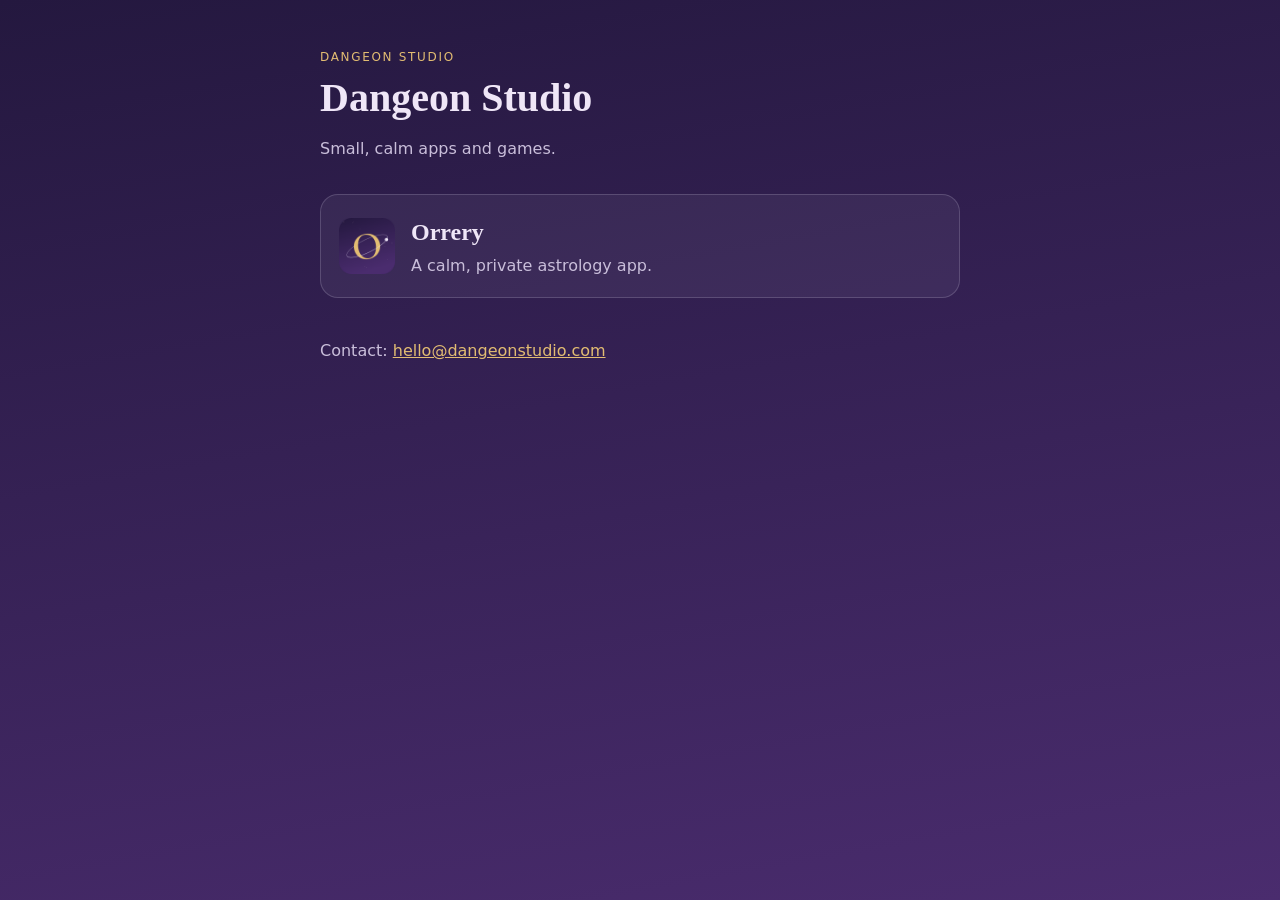
<file: index.html>
<!doctype html>
<html lang="en">
<head>
<meta charset="utf-8">
<meta name="viewport" content="width=device-width, initial-scale=1">
<title>Dangeon Studio</title>
<link rel="stylesheet" href="style.css">
</head>
<body>
<main>
<div class="label">Dangeon Studio</div>
<h1>Dangeon Studio</h1>
<p class="muted">Small, calm apps and games.</p>
<a class="card" href="/orrery/">
<img src="orrery/icon.png" alt="">
<span><strong>Orrery</strong><span class="muted">A calm, private astrology app.</span></span>
</a>
<p class="muted" style="margin-top:40px">Contact: <a href="mailto:hello@dangeonstudio.com">hello@dangeonstudio.com</a></p>
</main>
</body>
</html>
</file>
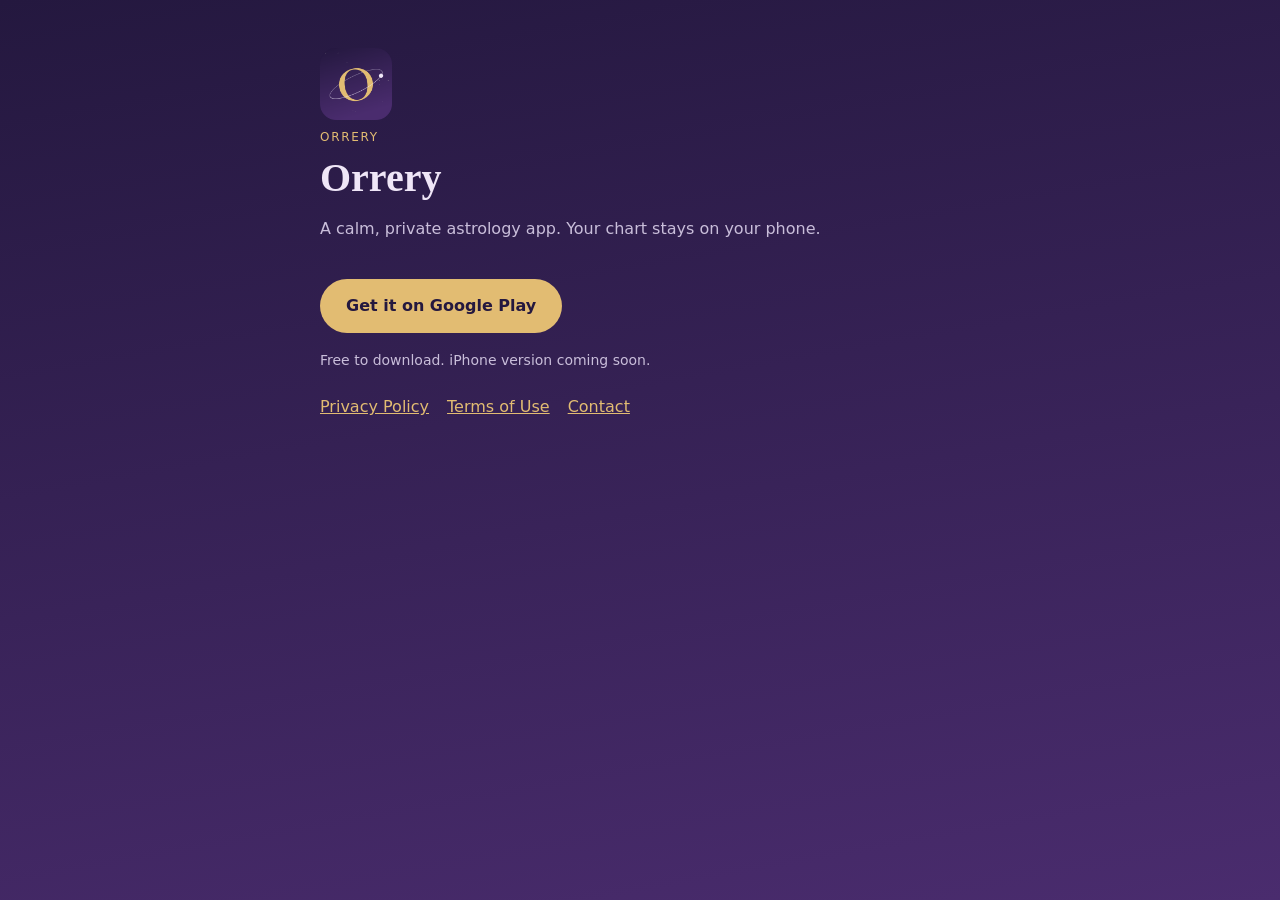
<file: orrery/index.html>
<!doctype html>
<html lang="en">
<head>
<meta charset="utf-8">
<meta name="viewport" content="width=device-width, initial-scale=1">
<title>Orrery</title>
<link rel="stylesheet" href="../style.css">
</head>
<body>
<main>
<img class="mark" src="icon.png" alt="">
<div class="label">Orrery</div>
<h1>Orrery</h1>
<p class="muted">A calm, private astrology app. Your chart stays on your phone.</p>
<p><a class="store" href="https://play.google.com/store/apps/details?id=app.orrery.orrery">Get it on Google Play</a></p>
<p class="muted small">Free to download. iPhone version coming soon.</p>
<p class="links"><a href="privacy.html">Privacy Policy</a><a href="terms.html">Terms of Use</a><a href="mailto:hello@dangeonstudio.com">Contact</a></p>
</main>
</body>
</html>
</file>
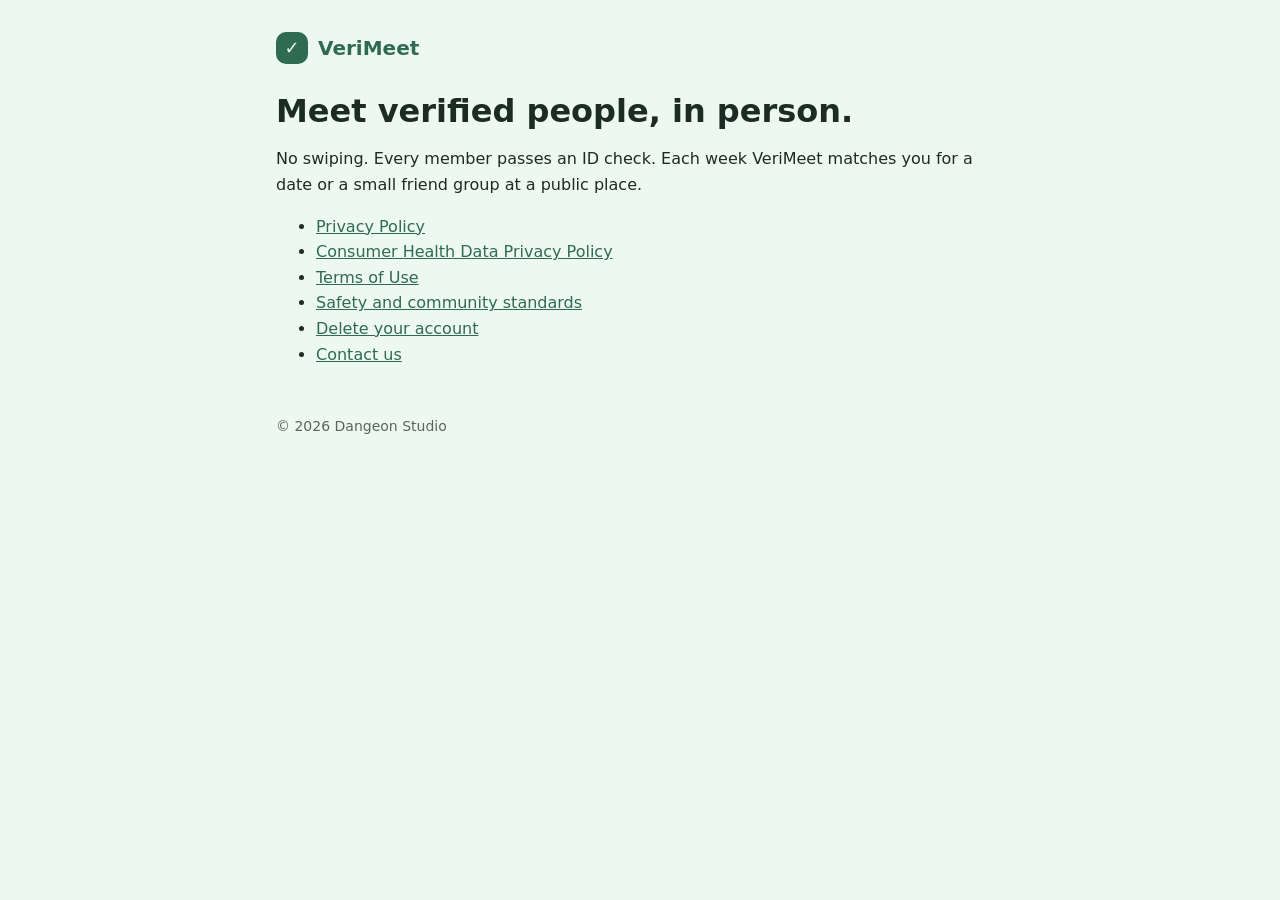
<file: verimeet/index.html>
<!doctype html>
<html lang="en">
<head>
<meta charset="utf-8">
<meta name="viewport" content="width=device-width, initial-scale=1">
<title>VeriMeet</title>
<meta name="description" content="Verified people, real meetups in public places.">
<link rel="stylesheet" href="style.css">
</head>
<body>
<main>
<header><a class="brand" href="./"><span class="mark" aria-hidden="true">✓</span>VeriMeet</a></header>
<h1>Meet verified people, in person.</h1>
<p>No swiping. Every member passes an ID check. Each week VeriMeet matches you for a date or a small friend group at a public place.</p>
<ul>
<li><a href="privacy/">Privacy Policy</a></li>
<li><a href="health-data/">Consumer Health Data Privacy Policy</a></li>
<li><a href="terms/">Terms of Use</a></li>
<li><a href="safety/">Safety and community standards</a></li>
<li><a href="delete/">Delete your account</a></li>
<li><a href="mailto:hello@dangeonstudio.com">Contact us</a></li>
</ul>
<footer>© 2026 Dangeon Studio</footer>
</main>
</body>
</html>
</file>
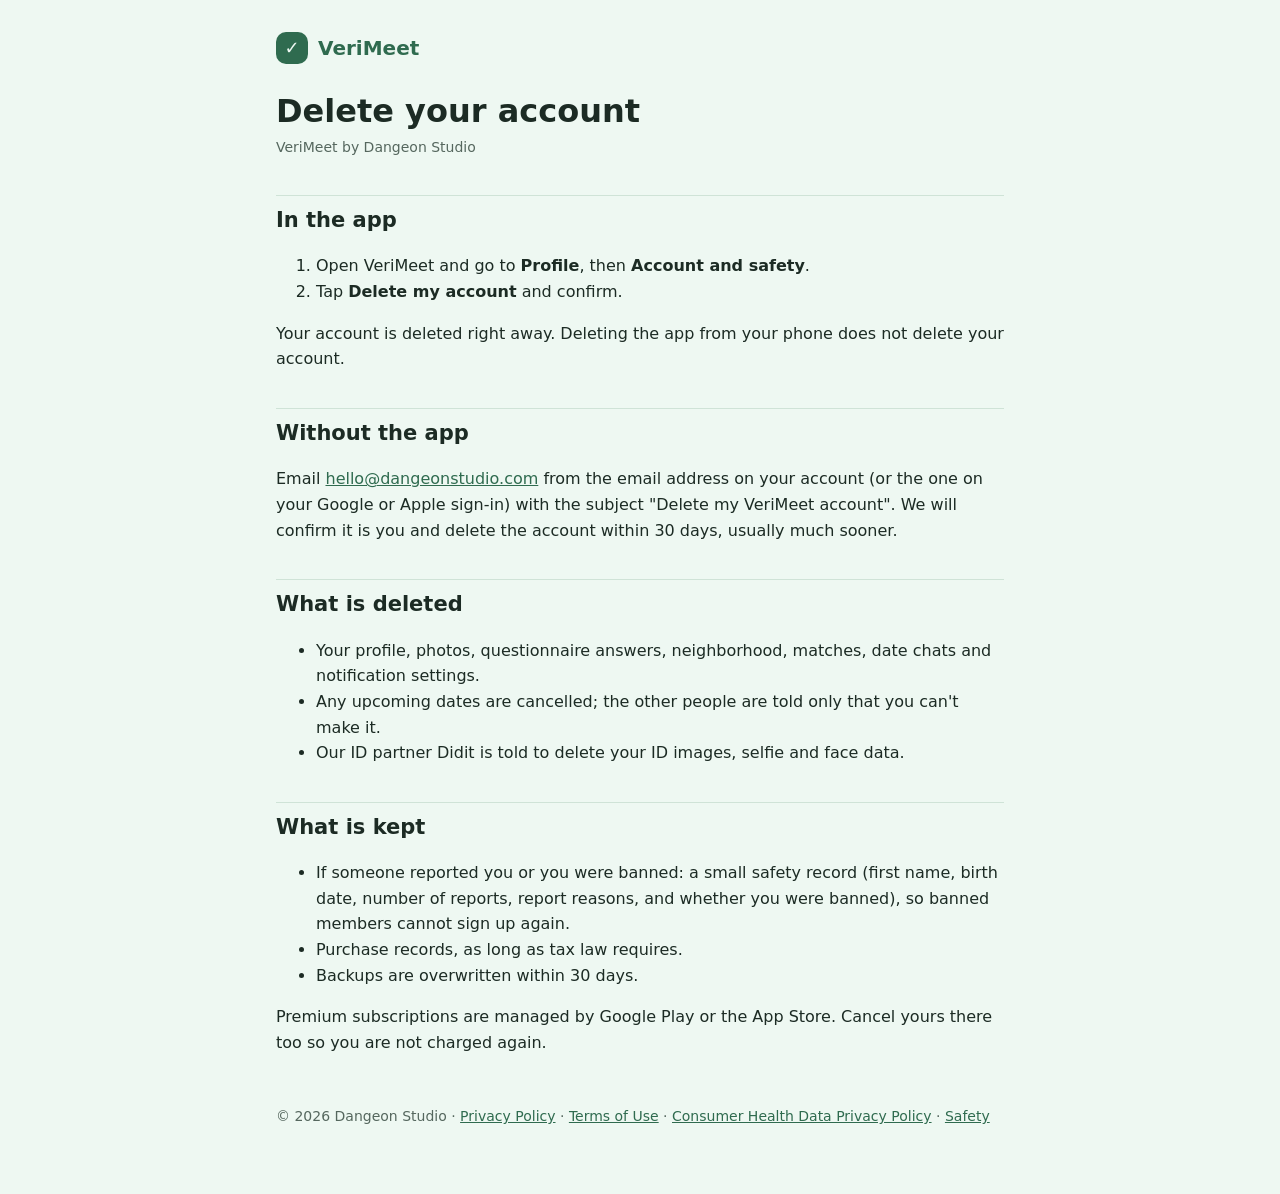
<file: verimeet/delete/index.html>
<!doctype html>
<html lang="en">
<head>
<meta charset="utf-8">
<meta name="viewport" content="width=device-width, initial-scale=1">
<title>Delete VeriMeet Account</title>
<meta name="description" content="How to delete your VeriMeet account and what happens to your data.">
<link rel="stylesheet" href="../style.css">
</head>
<body>
<main>
<header><a class="brand" href="../"><span class="mark" aria-hidden="true">✓</span>VeriMeet</a></header>
<h1>Delete your account</h1>
<p class="meta">VeriMeet by Dangeon Studio</p>
<h2>In the app</h2>
<ol>
<li>Open VeriMeet and go to <strong>Profile</strong>, then <strong>Account and safety</strong>.</li>
<li>Tap <strong>Delete my account</strong> and confirm.</li>
</ol>
<p>Your account is deleted right away. Deleting the app from your phone does not delete your account.</p>
<h2>Without the app</h2>
<p>Email <a href="mailto:hello@dangeonstudio.com?subject=Delete%20my%20VeriMeet%20account">hello@dangeonstudio.com</a> from the email address on your account (or the one on your Google or Apple sign-in) with the subject "Delete my VeriMeet account". We will confirm it is you and delete the account within 30 days, usually much sooner.</p>
<h2>What is deleted</h2>
<ul>
<li>Your profile, photos, questionnaire answers, neighborhood, matches, date chats and notification settings.</li>
<li>Any upcoming dates are cancelled; the other people are told only that you can't make it.</li>
<li>Our ID partner Didit is told to delete your ID images, selfie and face data.</li>
</ul>
<h2>What is kept</h2>
<ul>
<li>If someone reported you or you were banned: a small safety record (first name, birth date, number of reports, report reasons, and whether you were banned), so banned members cannot sign up again.</li>
<li>Purchase records, as long as tax law requires.</li>
<li>Backups are overwritten within 30 days.</li>
</ul>
<p>Premium subscriptions are managed by Google Play or the App Store. Cancel yours there too so you are not charged again.</p>
<footer>
<nav aria-label="VeriMeet pages">© 2026 Dangeon Studio · <a href="../privacy/">Privacy Policy</a> · <a href="../terms/">Terms of Use</a> · <a href="../health-data/">Consumer Health Data Privacy Policy</a> · <a href="../safety/">Safety</a></nav>
</footer>
</main>
</body>
</html>
</file>
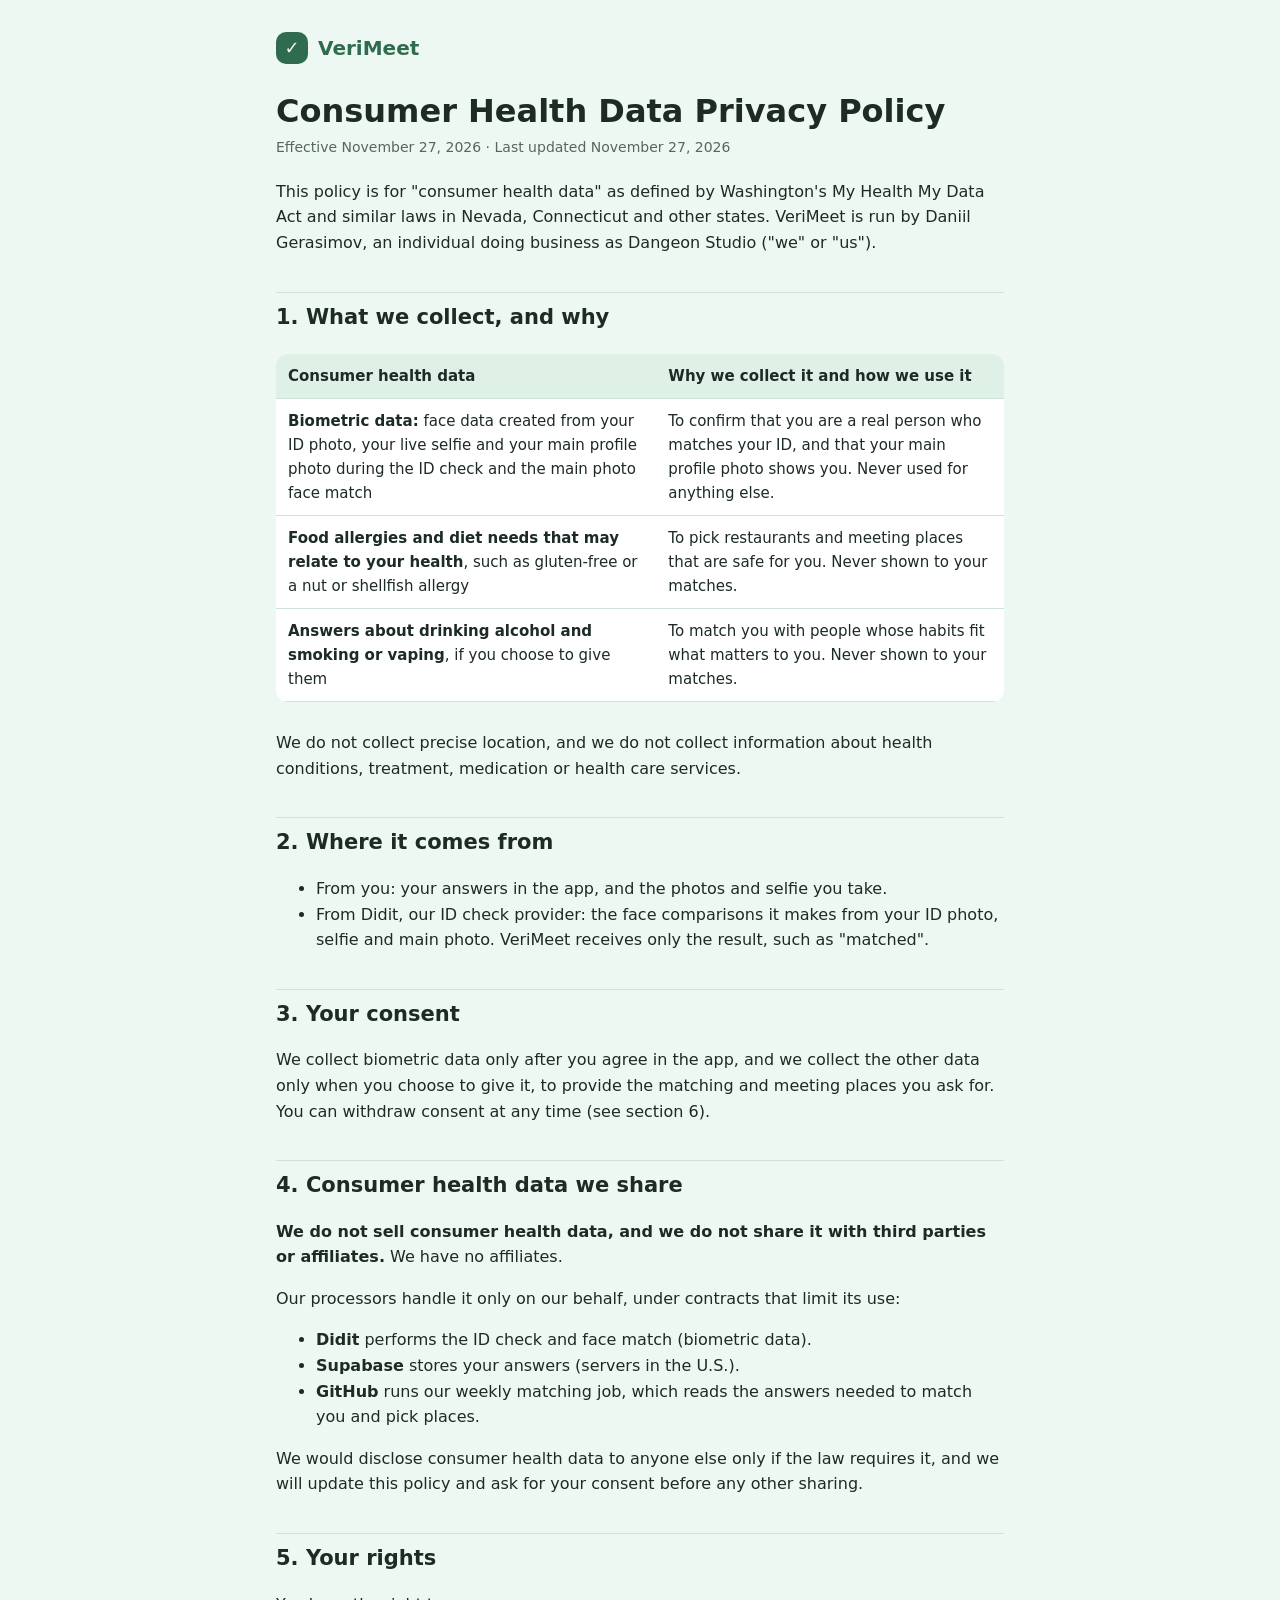
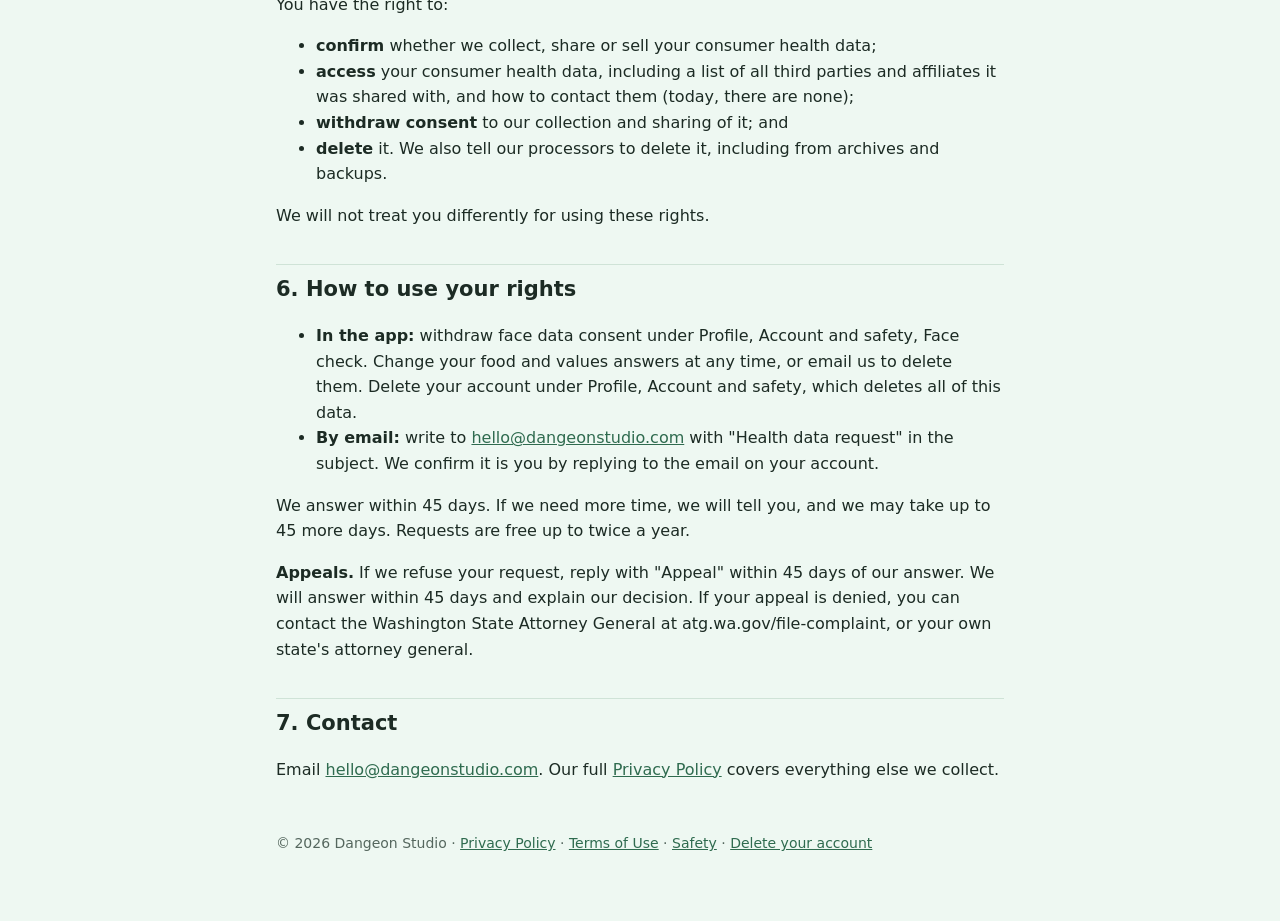
<file: verimeet/health-data/index.html>
<!doctype html>
<html lang="en">
<head>
<meta charset="utf-8">
<meta name="viewport" content="width=device-width, initial-scale=1">
<title>VeriMeet Health Data Policy</title>
<meta name="description" content="VeriMeet's Consumer Health Data Privacy Policy under Washington's My Health My Data Act and similar state laws.">
<link rel="stylesheet" href="../style.css">
</head>
<body>
<main>
<header><a class="brand" href="../"><span class="mark" aria-hidden="true">✓</span>VeriMeet</a></header>

<h1>Consumer Health Data Privacy Policy</h1>
<p class="meta">Effective November 27, 2026 · Last updated November 27, 2026</p>

<p>This policy is for "consumer health data" as defined by Washington's My Health My Data Act and similar laws in Nevada, Connecticut and other states. VeriMeet is run by Daniil Gerasimov, an individual doing business as Dangeon Studio ("we" or "us").</p>

<h2 id="collect">1. What we collect, and why</h2>
<div class="tablewrap"><table>
<tr><th scope="col">Consumer health data</th><th scope="col">Why we collect it and how we use it</th></tr>
<tr><td><strong>Biometric data:</strong> face data created from your ID photo, your live selfie and your main profile photo during the ID check and the main photo face match</td><td>To confirm that you are a real person who matches your ID, and that your main profile photo shows you. Never used for anything else.</td></tr>
<tr><td><strong>Food allergies and diet needs that may relate to your health</strong>, such as gluten-free or a nut or shellfish allergy</td><td>To pick restaurants and meeting places that are safe for you. Never shown to your matches.</td></tr>
<tr><td><strong>Answers about drinking alcohol and smoking or vaping</strong>, if you choose to give them</td><td>To match you with people whose habits fit what matters to you. Never shown to your matches.</td></tr>
</table></div>
<p>We do not collect precise location, and we do not collect information about health conditions, treatment, medication or health care services.</p>

<h2 id="sources">2. Where it comes from</h2>
<ul>
<li>From you: your answers in the app, and the photos and selfie you take.</li>
<li>From Didit, our ID check provider: the face comparisons it makes from your ID photo, selfie and main photo. VeriMeet receives only the result, such as "matched".</li>
</ul>

<h2 id="consent">3. Your consent</h2>
<p>We collect biometric data only after you agree in the app, and we collect the other data only when you choose to give it, to provide the matching and meeting places you ask for. You can withdraw consent at any time (see section 6).</p>

<h2 id="share">4. Consumer health data we share</h2>
<p><strong>We do not sell consumer health data, and we do not share it with third parties or affiliates.</strong> We have no affiliates.</p>
<p>Our processors handle it only on our behalf, under contracts that limit its use:</p>
<ul>
<li><strong>Didit</strong> performs the ID check and face match (biometric data).</li>
<li><strong>Supabase</strong> stores your answers (servers in the U.S.).</li>
<li><strong>GitHub</strong> runs our weekly matching job, which reads the answers needed to match you and pick places.</li>
</ul>
<p>We would disclose consumer health data to anyone else only if the law requires it, and we will update this policy and ask for your consent before any other sharing.</p>

<h2 id="rights">5. Your rights</h2>
<p>You have the right to:</p>
<ul>
<li><strong>confirm</strong> whether we collect, share or sell your consumer health data;</li>
<li><strong>access</strong> your consumer health data, including a list of all third parties and affiliates it was shared with, and how to contact them (today, there are none);</li>
<li><strong>withdraw consent</strong> to our collection and sharing of it; and</li>
<li><strong>delete</strong> it. We also tell our processors to delete it, including from archives and backups.</li>
</ul>
<p>We will not treat you differently for using these rights.</p>

<h2 id="how">6. How to use your rights</h2>
<ul>
<li><strong>In the app:</strong> withdraw face data consent under Profile, Account and safety, Face check. Change your food and values answers at any time, or email us to delete them. Delete your account under Profile, Account and safety, which deletes all of this data.</li>
<li><strong>By email:</strong> write to <a href="mailto:hello@dangeonstudio.com?subject=Health%20data%20request">hello@dangeonstudio.com</a> with "Health data request" in the subject. We confirm it is you by replying to the email on your account.</li>
</ul>
<p>We answer within 45 days. If we need more time, we will tell you, and we may take up to 45 more days. Requests are free up to twice a year.</p>
<p><strong>Appeals.</strong> If we refuse your request, reply with "Appeal" within 45 days of our answer. We will answer within 45 days and explain our decision. If your appeal is denied, you can contact the Washington State Attorney General at atg.wa.gov/file-complaint, or your own state's attorney general.</p>

<h2 id="contact">7. Contact</h2>
<p>Email <a href="mailto:hello@dangeonstudio.com?subject=Health%20data">hello@dangeonstudio.com</a>. Our full <a href="../privacy/">Privacy Policy</a> covers everything else we collect.</p>

<footer>
<nav aria-label="VeriMeet pages">© 2026 Dangeon Studio · <a href="../privacy/">Privacy Policy</a> · <a href="../terms/">Terms of Use</a> · <a href="../safety/">Safety</a> · <a href="../delete/">Delete your account</a></nav>
</footer>
</main>
</body>
</html>
</file>
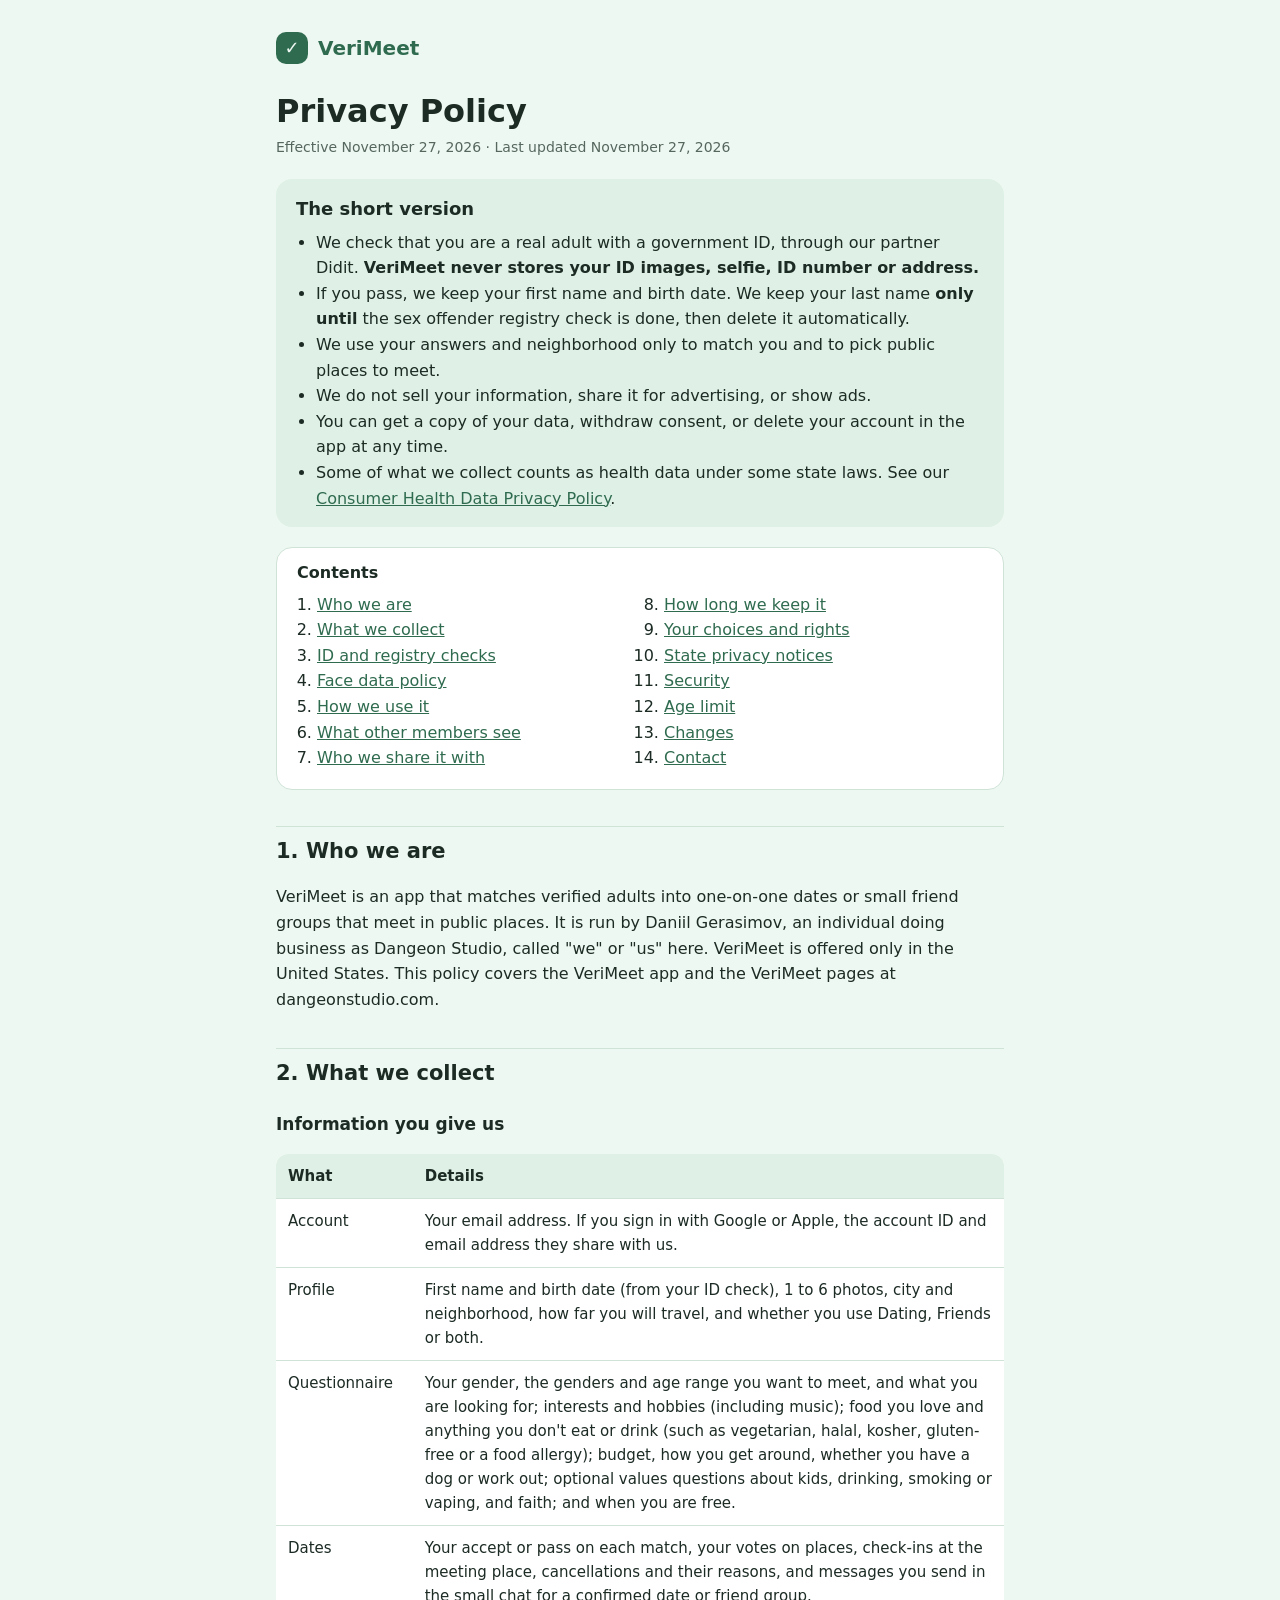
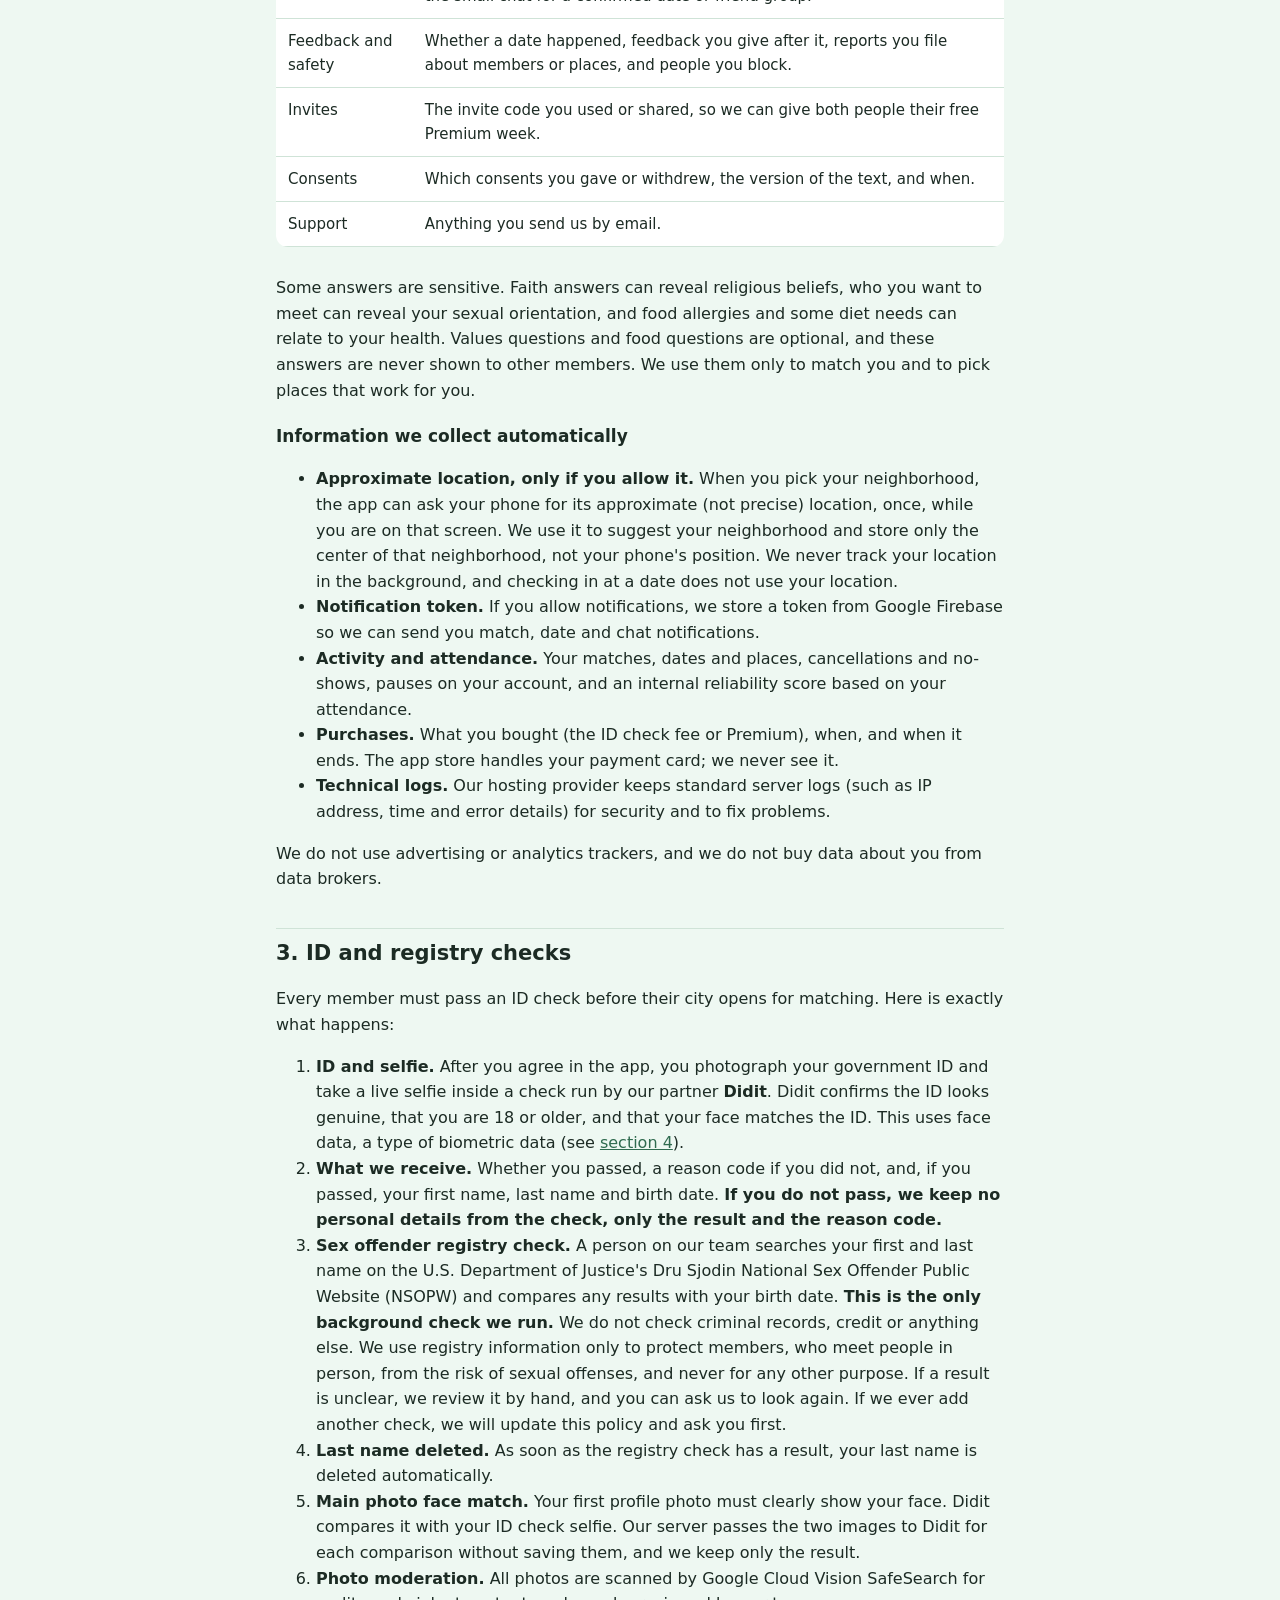
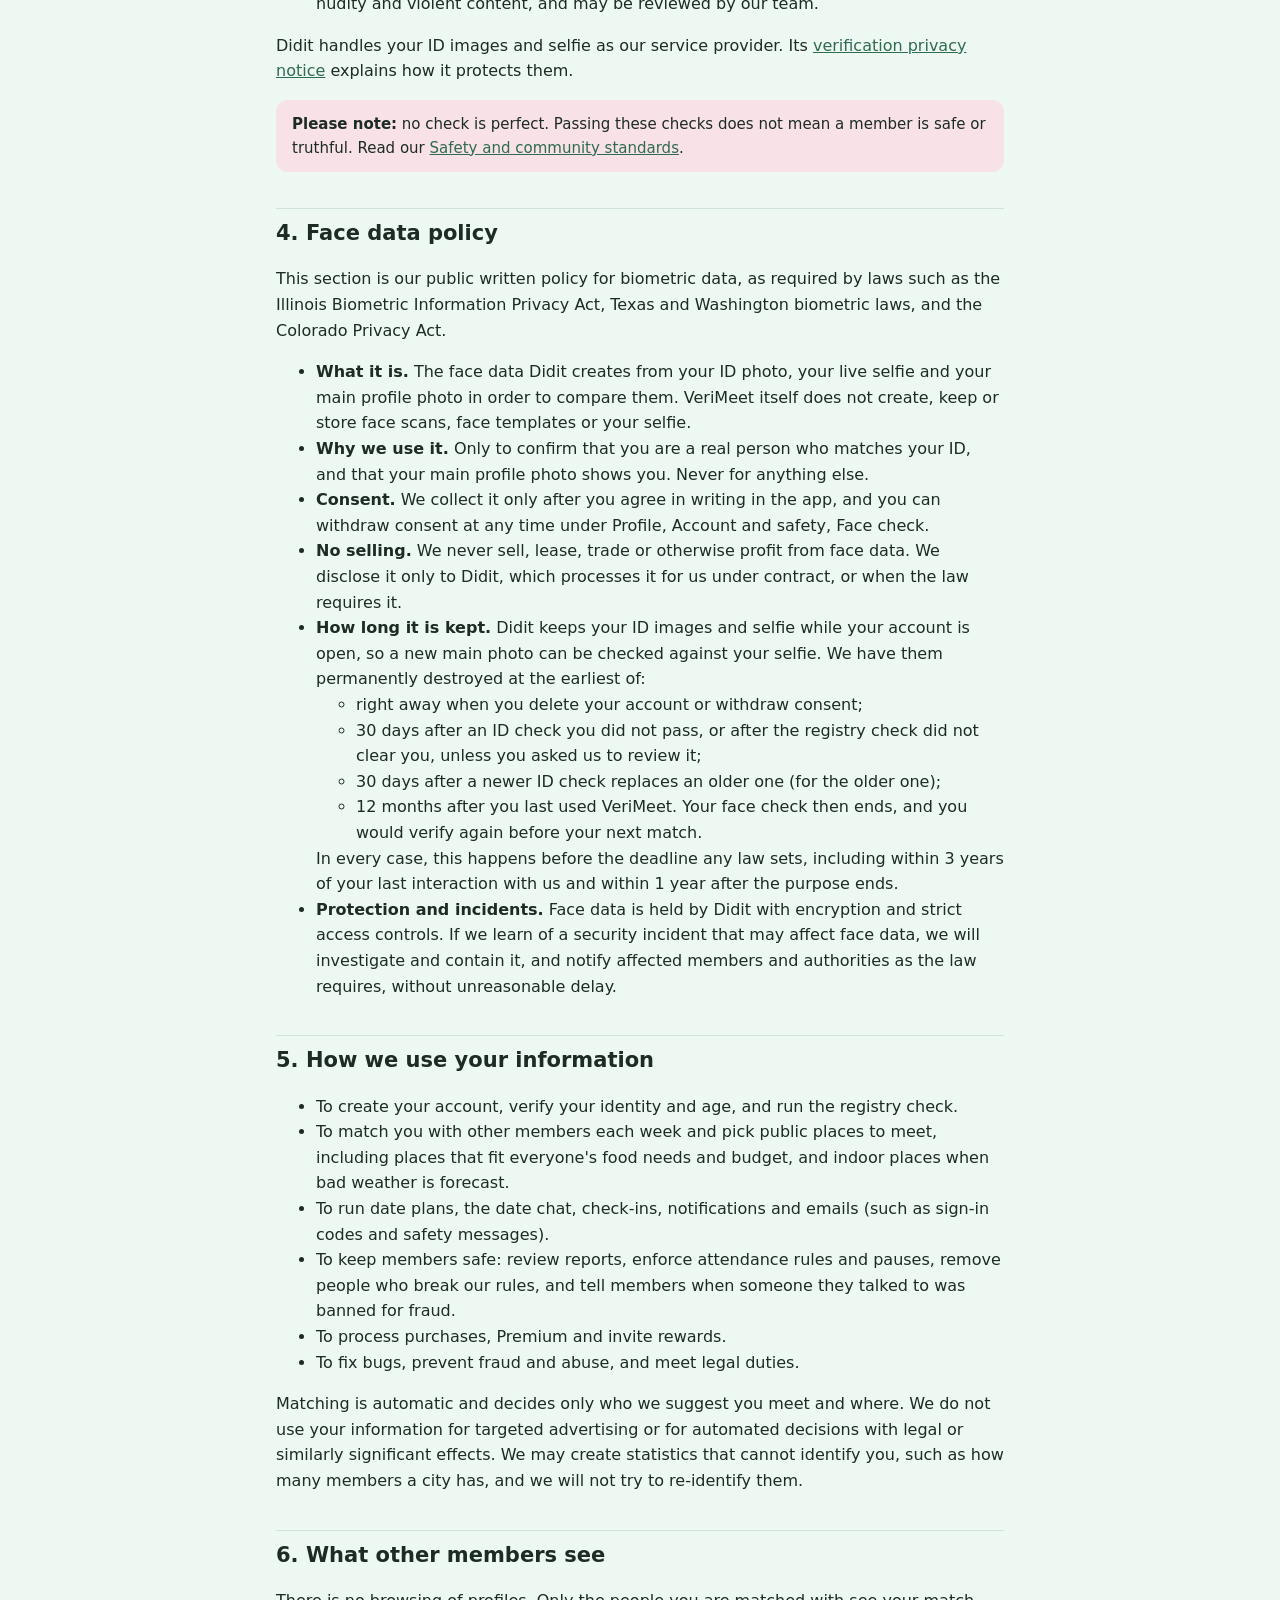
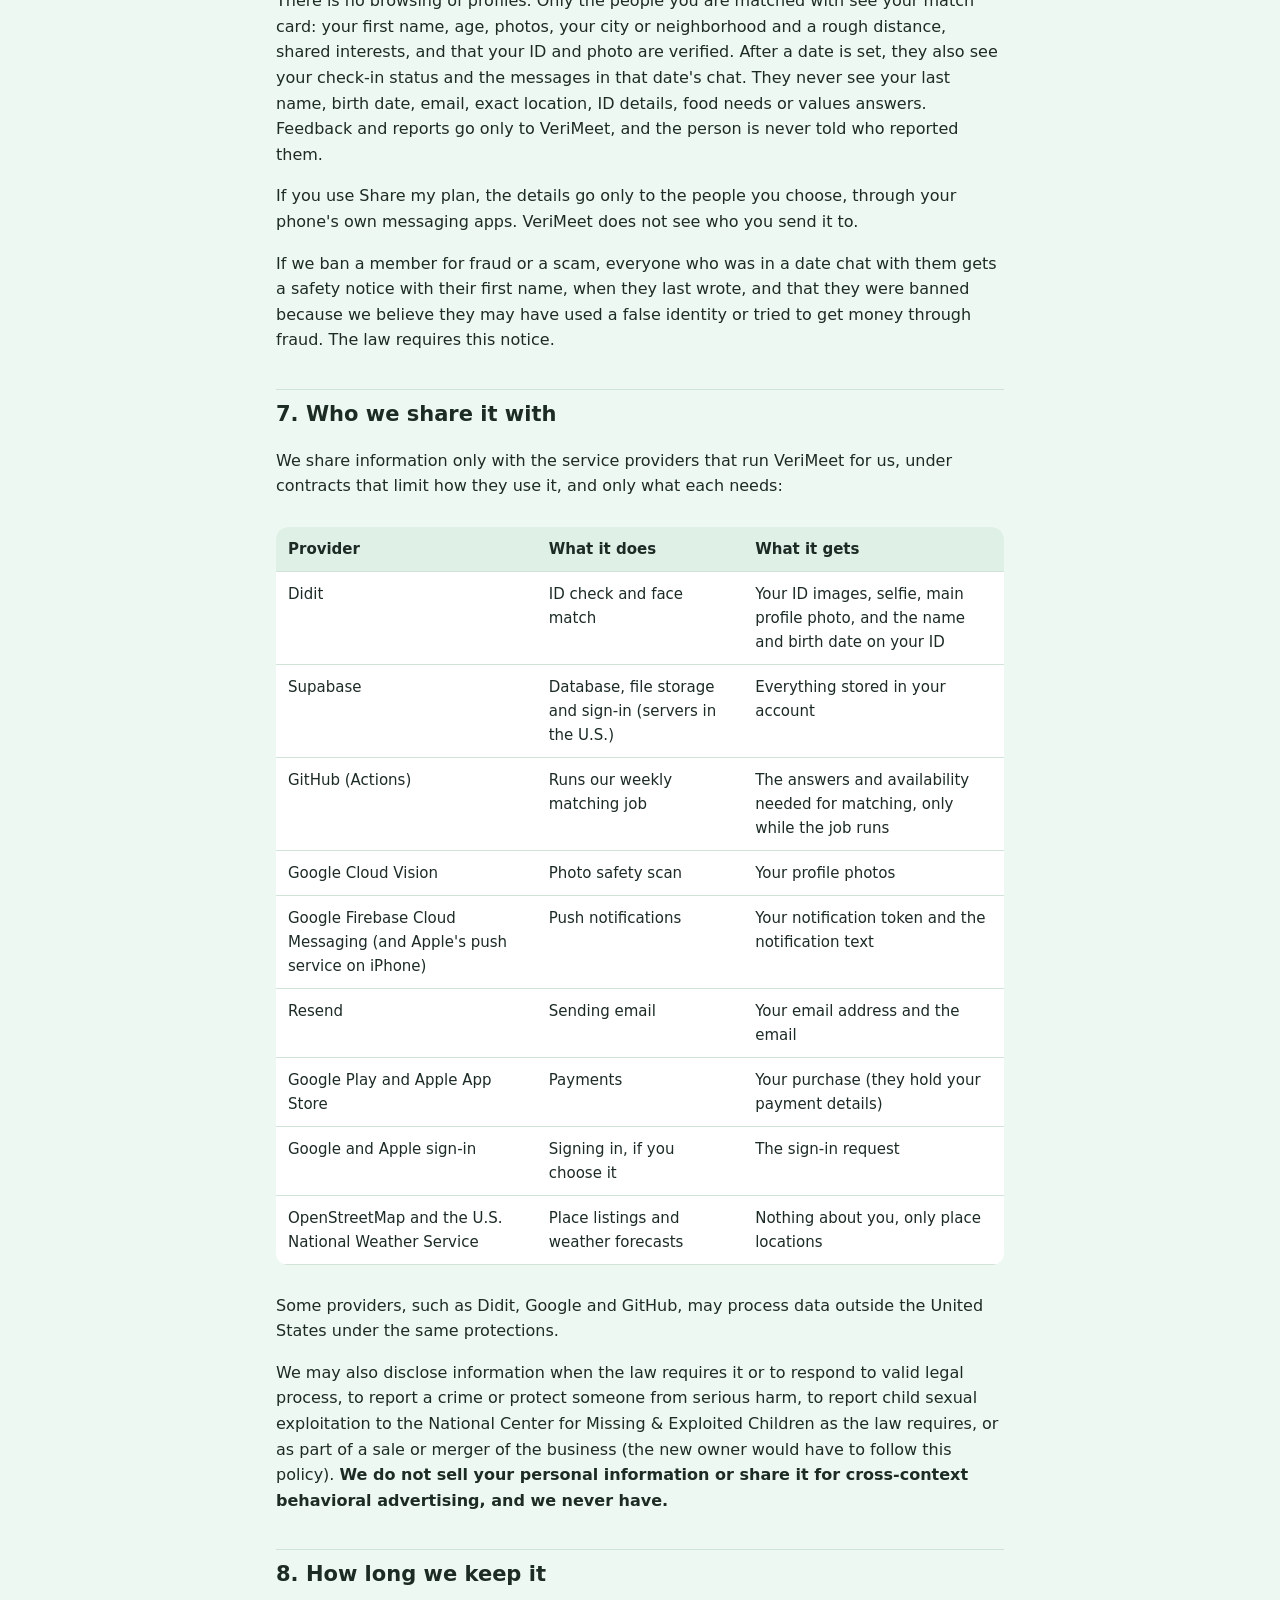
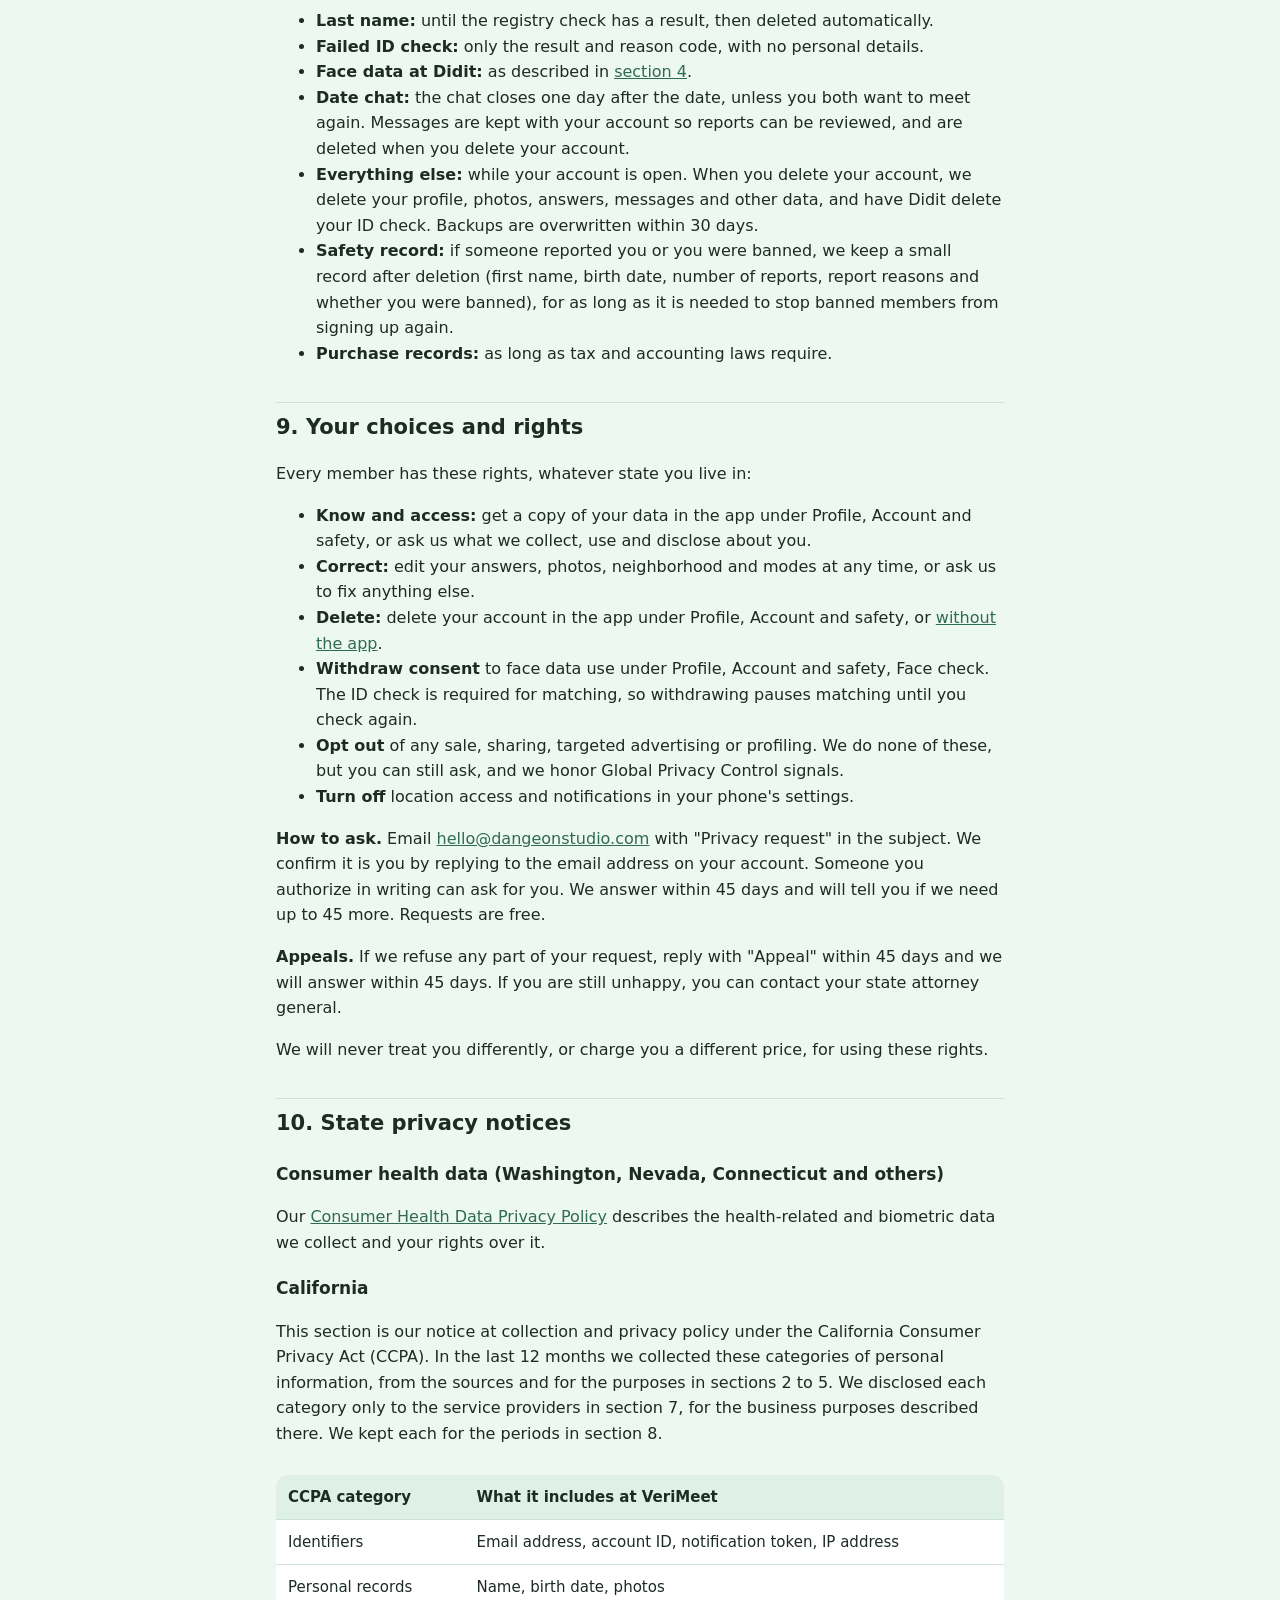
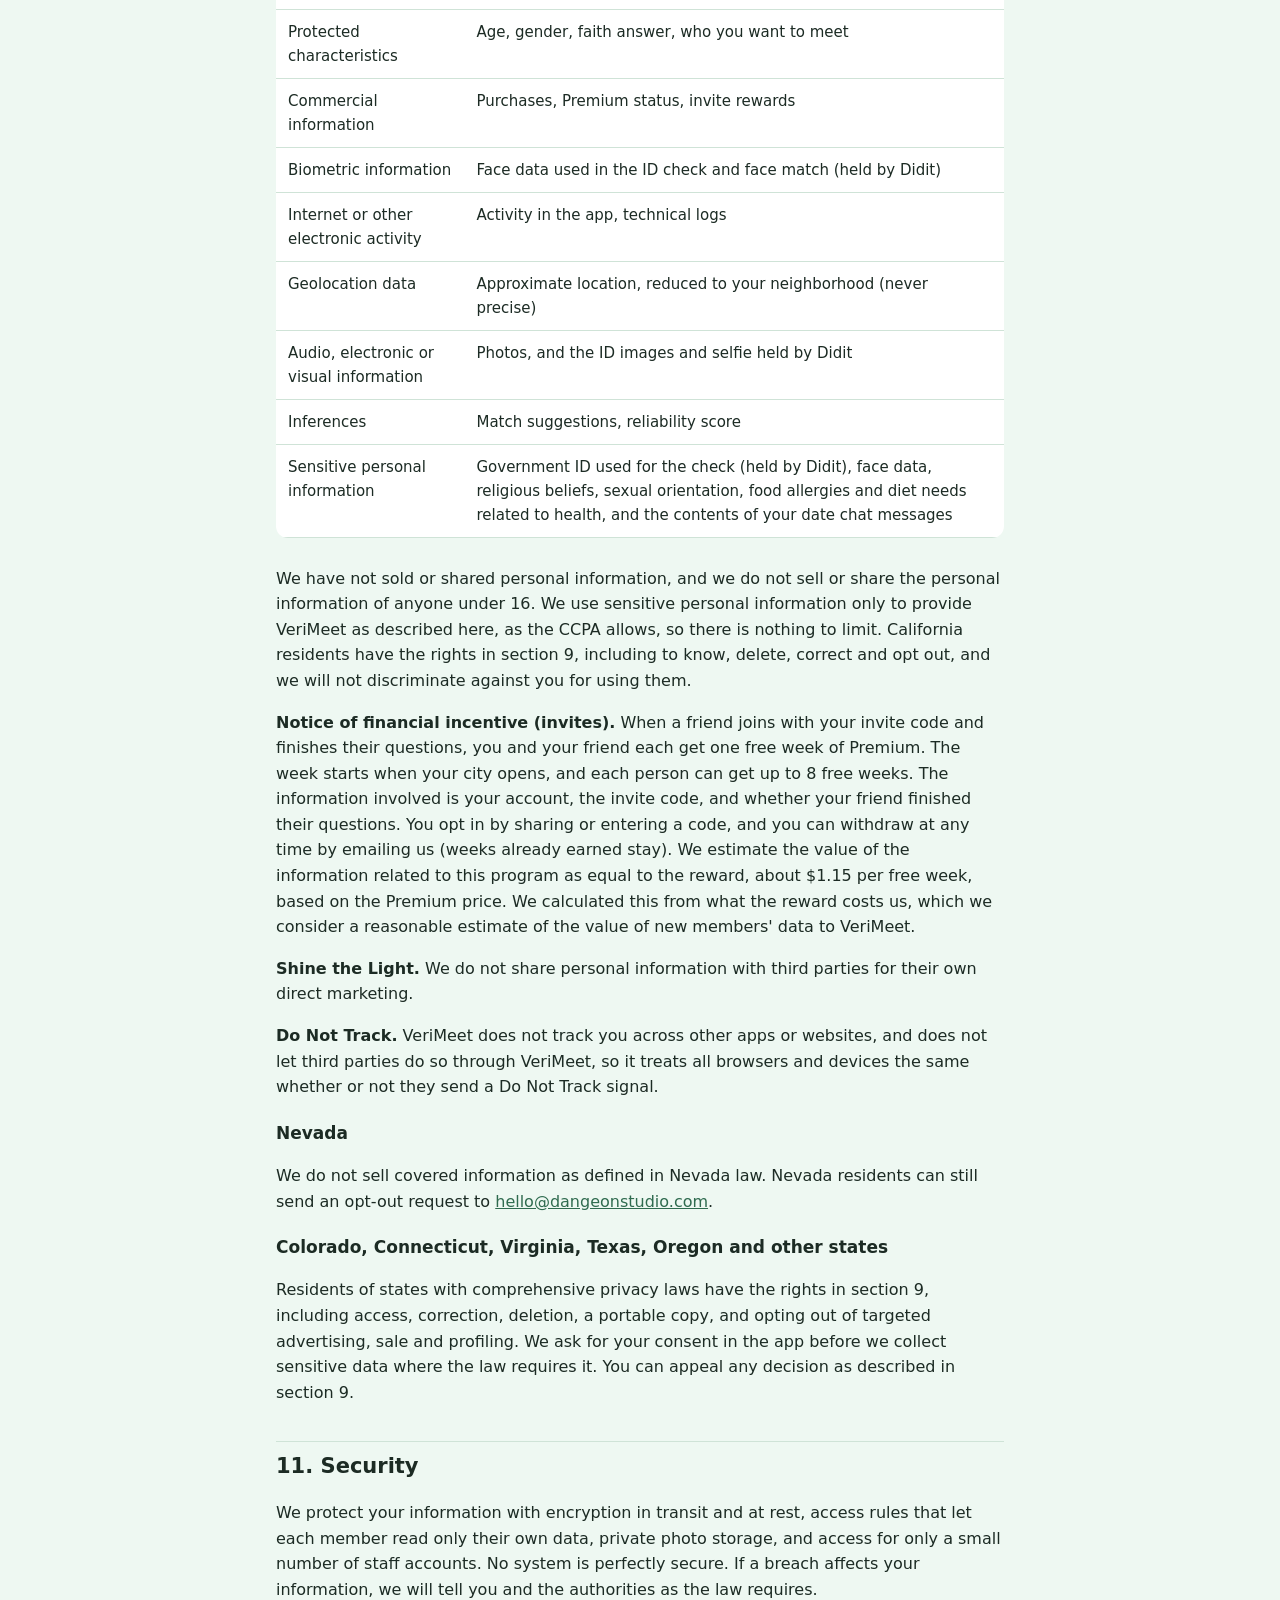
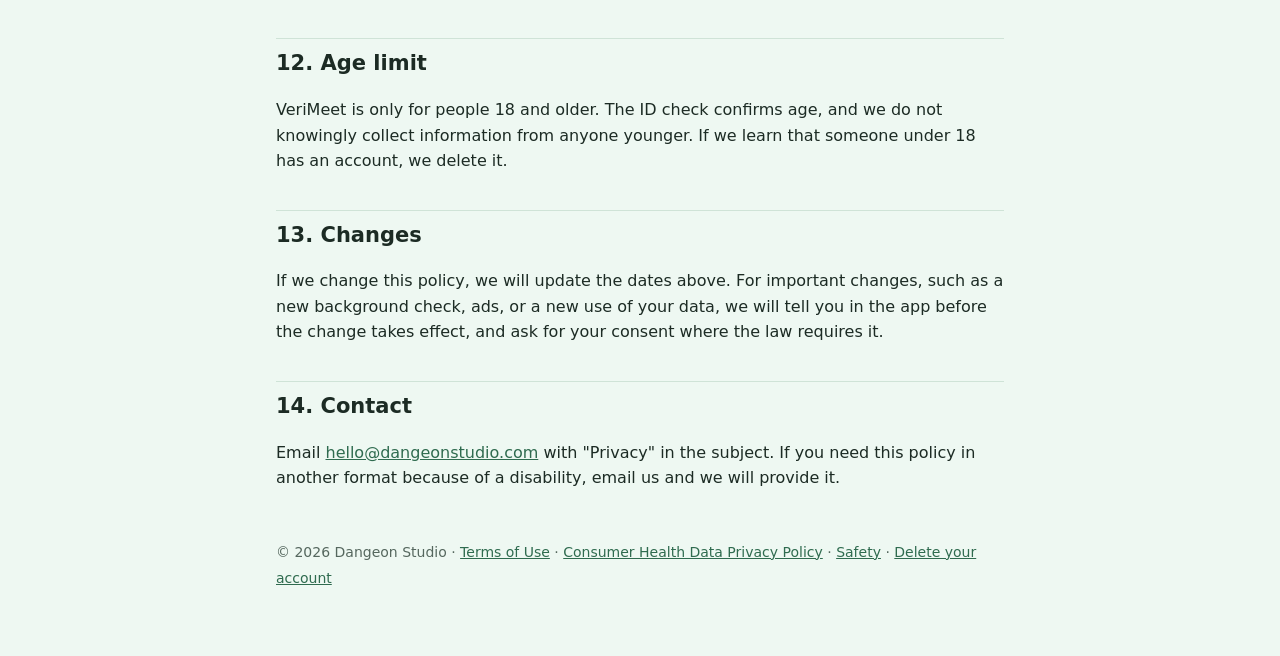
<file: verimeet/privacy/index.html>
<!doctype html>
<html lang="en">
<head>
<meta charset="utf-8">
<meta name="viewport" content="width=device-width, initial-scale=1">
<title>VeriMeet Privacy Policy</title>
<meta name="description" content="How VeriMeet collects, uses, shares and deletes your information.">
<link rel="stylesheet" href="../style.css">
</head>
<body>
<main>
<header><a class="brand" href="../"><span class="mark" aria-hidden="true">✓</span>VeriMeet</a></header>

<h1>Privacy Policy</h1>
<p class="meta">Effective November 27, 2026 · Last updated November 27, 2026</p>

<div class="summary">
<h2>The short version</h2>
<ul>
<li>We check that you are a real adult with a government ID, through our partner Didit. <strong>VeriMeet never stores your ID images, selfie, ID number or address.</strong></li>
<li>If you pass, we keep your first name and birth date. We keep your last name <strong>only until</strong> the sex offender registry check is done, then delete it automatically.</li>
<li>We use your answers and neighborhood only to match you and to pick public places to meet.</li>
<li>We do not sell your information, share it for advertising, or show ads.</li>
<li>You can get a copy of your data, withdraw consent, or delete your account in the app at any time.</li>
<li>Some of what we collect counts as health data under some state laws. See our <a href="../health-data/">Consumer Health Data Privacy Policy</a>.</li>
</ul>
</div>

<nav class="toc" aria-label="Contents">
<strong>Contents</strong>
<ol>
<li><a href="#who">Who we are</a></li>
<li><a href="#collect">What we collect</a></li>
<li><a href="#id-check">ID and registry checks</a></li>
<li><a href="#face-data">Face data policy</a></li>
<li><a href="#use">How we use it</a></li>
<li><a href="#others">What other members see</a></li>
<li><a href="#share">Who we share it with</a></li>
<li><a href="#keep">How long we keep it</a></li>
<li><a href="#choices">Your choices and rights</a></li>
<li><a href="#state">State privacy notices</a></li>
<li><a href="#security">Security</a></li>
<li><a href="#kids">Age limit</a></li>
<li><a href="#changes">Changes</a></li>
<li><a href="#contact">Contact</a></li>
</ol>
</nav>

<h2 id="who">1. Who we are</h2>
<p>VeriMeet is an app that matches verified adults into one-on-one dates or small friend groups that meet in public places. It is run by Daniil Gerasimov, an individual doing business as Dangeon Studio, called "we" or "us" here. VeriMeet is offered only in the United States. This policy covers the VeriMeet app and the VeriMeet pages at dangeonstudio.com.</p>

<h2 id="collect">2. What we collect</h2>
<h3>Information you give us</h3>
<div class="tablewrap"><table>
<tr><th scope="col">What</th><th scope="col">Details</th></tr>
<tr><td>Account</td><td>Your email address. If you sign in with Google or Apple, the account ID and email address they share with us.</td></tr>
<tr><td>Profile</td><td>First name and birth date (from your ID check), 1 to 6 photos, city and neighborhood, how far you will travel, and whether you use Dating, Friends or both.</td></tr>
<tr><td>Questionnaire</td><td>Your gender, the genders and age range you want to meet, and what you are looking for; interests and hobbies (including music); food you love and anything you don't eat or drink (such as vegetarian, halal, kosher, gluten-free or a food allergy); budget, how you get around, whether you have a dog or work out; optional values questions about kids, drinking, smoking or vaping, and faith; and when you are free.</td></tr>
<tr><td>Dates</td><td>Your accept or pass on each match, your votes on places, check-ins at the meeting place, cancellations and their reasons, and messages you send in the small chat for a confirmed date or friend group.</td></tr>
<tr><td>Feedback and safety</td><td>Whether a date happened, feedback you give after it, reports you file about members or places, and people you block.</td></tr>
<tr><td>Invites</td><td>The invite code you used or shared, so we can give both people their free Premium week.</td></tr>
<tr><td>Consents</td><td>Which consents you gave or withdrew, the version of the text, and when.</td></tr>
<tr><td>Support</td><td>Anything you send us by email.</td></tr>
</table></div>
<p>Some answers are sensitive. Faith answers can reveal religious beliefs, who you want to meet can reveal your sexual orientation, and food allergies and some diet needs can relate to your health. Values questions and food questions are optional, and these answers are never shown to other members. We use them only to match you and to pick places that work for you.</p>

<h3>Information we collect automatically</h3>
<ul>
<li><strong>Approximate location, only if you allow it.</strong> When you pick your neighborhood, the app can ask your phone for its approximate (not precise) location, once, while you are on that screen. We use it to suggest your neighborhood and store only the center of that neighborhood, not your phone's position. We never track your location in the background, and checking in at a date does not use your location.</li>
<li><strong>Notification token.</strong> If you allow notifications, we store a token from Google Firebase so we can send you match, date and chat notifications.</li>
<li><strong>Activity and attendance.</strong> Your matches, dates and places, cancellations and no-shows, pauses on your account, and an internal reliability score based on your attendance.</li>
<li><strong>Purchases.</strong> What you bought (the ID check fee or Premium), when, and when it ends. The app store handles your payment card; we never see it.</li>
<li><strong>Technical logs.</strong> Our hosting provider keeps standard server logs (such as IP address, time and error details) for security and to fix problems.</li>
</ul>
<p>We do not use advertising or analytics trackers, and we do not buy data about you from data brokers.</p>

<h2 id="id-check">3. ID and registry checks</h2>
<p>Every member must pass an ID check before their city opens for matching. Here is exactly what happens:</p>
<ol>
<li><strong>ID and selfie.</strong> After you agree in the app, you photograph your government ID and take a live selfie inside a check run by our partner <strong>Didit</strong>. Didit confirms the ID looks genuine, that you are 18 or older, and that your face matches the ID. This uses face data, a type of biometric data (see <a href="#face-data">section 4</a>).</li>
<li><strong>What we receive.</strong> Whether you passed, a reason code if you did not, and, if you passed, your first name, last name and birth date. <strong>If you do not pass, we keep no personal details from the check, only the result and the reason code.</strong></li>
<li><strong>Sex offender registry check.</strong> A person on our team searches your first and last name on the U.S. Department of Justice's Dru Sjodin National Sex Offender Public Website (NSOPW) and compares any results with your birth date. <strong>This is the only background check we run.</strong> We do not check criminal records, credit or anything else. We use registry information only to protect members, who meet people in person, from the risk of sexual offenses, and never for any other purpose. If a result is unclear, we review it by hand, and you can ask us to look again. If we ever add another check, we will update this policy and ask you first.</li>
<li><strong>Last name deleted.</strong> As soon as the registry check has a result, your last name is deleted automatically.</li>
<li><strong>Main photo face match.</strong> Your first profile photo must clearly show your face. Didit compares it with your ID check selfie. Our server passes the two images to Didit for each comparison without saving them, and we keep only the result.</li>
<li><strong>Photo moderation.</strong> All photos are scanned by Google Cloud Vision SafeSearch for nudity and violent content, and may be reviewed by our team.</li>
</ol>
<p>Didit handles your ID images and selfie as our service provider. Its <a href="https://didit.me/terms/verification-privacy-notice/" rel="noopener">verification privacy notice</a> explains how it protects them.</p>
<p class="note"><strong>Please note:</strong> no check is perfect. Passing these checks does not mean a member is safe or truthful. Read our <a href="../safety/">Safety and community standards</a>.</p>

<h2 id="face-data">4. Face data policy</h2>
<p>This section is our public written policy for biometric data, as required by laws such as the Illinois Biometric Information Privacy Act, Texas and Washington biometric laws, and the Colorado Privacy Act.</p>
<ul>
<li><strong>What it is.</strong> The face data Didit creates from your ID photo, your live selfie and your main profile photo in order to compare them. VeriMeet itself does not create, keep or store face scans, face templates or your selfie.</li>
<li><strong>Why we use it.</strong> Only to confirm that you are a real person who matches your ID, and that your main profile photo shows you. Never for anything else.</li>
<li><strong>Consent.</strong> We collect it only after you agree in writing in the app, and you can withdraw consent at any time under Profile, Account and safety, Face check.</li>
<li><strong>No selling.</strong> We never sell, lease, trade or otherwise profit from face data. We disclose it only to Didit, which processes it for us under contract, or when the law requires it.</li>
<li><strong>How long it is kept.</strong> Didit keeps your ID images and selfie while your account is open, so a new main photo can be checked against your selfie. We have them permanently destroyed at the earliest of:
<ul>
<li>right away when you delete your account or withdraw consent;</li>
<li>30 days after an ID check you did not pass, or after the registry check did not clear you, unless you asked us to review it;</li>
<li>30 days after a newer ID check replaces an older one (for the older one);</li>
<li>12 months after you last used VeriMeet. Your face check then ends, and you would verify again before your next match.</li>
</ul>
In every case, this happens before the deadline any law sets, including within 3 years of your last interaction with us and within 1 year after the purpose ends.</li>
<li><strong>Protection and incidents.</strong> Face data is held by Didit with encryption and strict access controls. If we learn of a security incident that may affect face data, we will investigate and contain it, and notify affected members and authorities as the law requires, without unreasonable delay.</li>
</ul>

<h2 id="use">5. How we use your information</h2>
<ul>
<li>To create your account, verify your identity and age, and run the registry check.</li>
<li>To match you with other members each week and pick public places to meet, including places that fit everyone's food needs and budget, and indoor places when bad weather is forecast.</li>
<li>To run date plans, the date chat, check-ins, notifications and emails (such as sign-in codes and safety messages).</li>
<li>To keep members safe: review reports, enforce attendance rules and pauses, remove people who break our rules, and tell members when someone they talked to was banned for fraud.</li>
<li>To process purchases, Premium and invite rewards.</li>
<li>To fix bugs, prevent fraud and abuse, and meet legal duties.</li>
</ul>
<p>Matching is automatic and decides only who we suggest you meet and where. We do not use your information for targeted advertising or for automated decisions with legal or similarly significant effects. We may create statistics that cannot identify you, such as how many members a city has, and we will not try to re-identify them.</p>

<h2 id="others">6. What other members see</h2>
<p>There is no browsing of profiles. Only the people you are matched with see your match card: your first name, age, photos, your city or neighborhood and a rough distance, shared interests, and that your ID and photo are verified. After a date is set, they also see your check-in status and the messages in that date's chat. They never see your last name, birth date, email, exact location, ID details, food needs or values answers. Feedback and reports go only to VeriMeet, and the person is never told who reported them.</p>
<p>If you use Share my plan, the details go only to the people you choose, through your phone's own messaging apps. VeriMeet does not see who you send it to.</p>
<p>If we ban a member for fraud or a scam, everyone who was in a date chat with them gets a safety notice with their first name, when they last wrote, and that they were banned because we believe they may have used a false identity or tried to get money through fraud. The law requires this notice.</p>

<h2 id="share">7. Who we share it with</h2>
<p>We share information only with the service providers that run VeriMeet for us, under contracts that limit how they use it, and only what each needs:</p>
<div class="tablewrap"><table>
<tr><th scope="col">Provider</th><th scope="col">What it does</th><th scope="col">What it gets</th></tr>
<tr><td>Didit</td><td>ID check and face match</td><td>Your ID images, selfie, main profile photo, and the name and birth date on your ID</td></tr>
<tr><td>Supabase</td><td>Database, file storage and sign-in (servers in the U.S.)</td><td>Everything stored in your account</td></tr>
<tr><td>GitHub (Actions)</td><td>Runs our weekly matching job</td><td>The answers and availability needed for matching, only while the job runs</td></tr>
<tr><td>Google Cloud Vision</td><td>Photo safety scan</td><td>Your profile photos</td></tr>
<tr><td>Google Firebase Cloud Messaging (and Apple's push service on iPhone)</td><td>Push notifications</td><td>Your notification token and the notification text</td></tr>
<tr><td>Resend</td><td>Sending email</td><td>Your email address and the email</td></tr>
<tr><td>Google Play and Apple App Store</td><td>Payments</td><td>Your purchase (they hold your payment details)</td></tr>
<tr><td>Google and Apple sign-in</td><td>Signing in, if you choose it</td><td>The sign-in request</td></tr>
<tr><td>OpenStreetMap and the U.S. National Weather Service</td><td>Place listings and weather forecasts</td><td>Nothing about you, only place locations</td></tr>
</table></div>
<p>Some providers, such as Didit, Google and GitHub, may process data outside the United States under the same protections.</p>
<p>We may also disclose information when the law requires it or to respond to valid legal process, to report a crime or protect someone from serious harm, to report child sexual exploitation to the National Center for Missing &amp; Exploited Children as the law requires, or as part of a sale or merger of the business (the new owner would have to follow this policy). <strong>We do not sell your personal information or share it for cross-context behavioral advertising, and we never have.</strong></p>

<h2 id="keep">8. How long we keep it</h2>
<ul>
<li><strong>Last name:</strong> until the registry check has a result, then deleted automatically.</li>
<li><strong>Failed ID check:</strong> only the result and reason code, with no personal details.</li>
<li><strong>Face data at Didit:</strong> as described in <a href="#face-data">section 4</a>.</li>
<li><strong>Date chat:</strong> the chat closes one day after the date, unless you both want to meet again. Messages are kept with your account so reports can be reviewed, and are deleted when you delete your account.</li>
<li><strong>Everything else:</strong> while your account is open. When you delete your account, we delete your profile, photos, answers, messages and other data, and have Didit delete your ID check. Backups are overwritten within 30 days.</li>
<li><strong>Safety record:</strong> if someone reported you or you were banned, we keep a small record after deletion (first name, birth date, number of reports, report reasons and whether you were banned), for as long as it is needed to stop banned members from signing up again.</li>
<li><strong>Purchase records:</strong> as long as tax and accounting laws require.</li>
</ul>

<h2 id="choices">9. Your choices and rights</h2>
<p>Every member has these rights, whatever state you live in:</p>
<ul>
<li><strong>Know and access:</strong> get a copy of your data in the app under Profile, Account and safety, or ask us what we collect, use and disclose about you.</li>
<li><strong>Correct:</strong> edit your answers, photos, neighborhood and modes at any time, or ask us to fix anything else.</li>
<li><strong>Delete:</strong> delete your account in the app under Profile, Account and safety, or <a href="../delete/">without the app</a>.</li>
<li><strong>Withdraw consent</strong> to face data use under Profile, Account and safety, Face check. The ID check is required for matching, so withdrawing pauses matching until you check again.</li>
<li><strong>Opt out</strong> of any sale, sharing, targeted advertising or profiling. We do none of these, but you can still ask, and we honor Global Privacy Control signals.</li>
<li><strong>Turn off</strong> location access and notifications in your phone's settings.</li>
</ul>
<p><strong>How to ask.</strong> Email <a href="mailto:hello@dangeonstudio.com?subject=Privacy%20request">hello@dangeonstudio.com</a> with "Privacy request" in the subject. We confirm it is you by replying to the email address on your account. Someone you authorize in writing can ask for you. We answer within 45 days and will tell you if we need up to 45 more. Requests are free.</p>
<p><strong>Appeals.</strong> If we refuse any part of your request, reply with "Appeal" within 45 days and we will answer within 45 days. If you are still unhappy, you can contact your state attorney general.</p>
<p>We will never treat you differently, or charge you a different price, for using these rights.</p>

<h2 id="state">10. State privacy notices</h2>
<h3 id="health-data">Consumer health data (Washington, Nevada, Connecticut and others)</h3>
<p>Our <a href="../health-data/">Consumer Health Data Privacy Policy</a> describes the health-related and biometric data we collect and your rights over it.</p>

<h3 id="california">California</h3>
<p>This section is our notice at collection and privacy policy under the California Consumer Privacy Act (CCPA). In the last 12 months we collected these categories of personal information, from the sources and for the purposes in sections 2 to 5. We disclosed each category only to the service providers in section 7, for the business purposes described there. We kept each for the periods in section 8.</p>
<div class="tablewrap"><table>
<tr><th scope="col">CCPA category</th><th scope="col">What it includes at VeriMeet</th></tr>
<tr><td>Identifiers</td><td>Email address, account ID, notification token, IP address</td></tr>
<tr><td>Personal records</td><td>Name, birth date, photos</td></tr>
<tr><td>Protected characteristics</td><td>Age, gender, faith answer, who you want to meet</td></tr>
<tr><td>Commercial information</td><td>Purchases, Premium status, invite rewards</td></tr>
<tr><td>Biometric information</td><td>Face data used in the ID check and face match (held by Didit)</td></tr>
<tr><td>Internet or other electronic activity</td><td>Activity in the app, technical logs</td></tr>
<tr><td>Geolocation data</td><td>Approximate location, reduced to your neighborhood (never precise)</td></tr>
<tr><td>Audio, electronic or visual information</td><td>Photos, and the ID images and selfie held by Didit</td></tr>
<tr><td>Inferences</td><td>Match suggestions, reliability score</td></tr>
<tr><td>Sensitive personal information</td><td>Government ID used for the check (held by Didit), face data, religious beliefs, sexual orientation, food allergies and diet needs related to health, and the contents of your date chat messages</td></tr>
</table></div>
<p>We have not sold or shared personal information, and we do not sell or share the personal information of anyone under 16. We use sensitive personal information only to provide VeriMeet as described here, as the CCPA allows, so there is nothing to limit. California residents have the rights in section 9, including to know, delete, correct and opt out, and we will not discriminate against you for using them.</p>
<p><strong>Notice of financial incentive (invites).</strong> When a friend joins with your invite code and finishes their questions, you and your friend each get one free week of Premium. The week starts when your city opens, and each person can get up to 8 free weeks. The information involved is your account, the invite code, and whether your friend finished their questions. You opt in by sharing or entering a code, and you can withdraw at any time by emailing us (weeks already earned stay). We estimate the value of the information related to this program as equal to the reward, about $1.15 per free week, based on the Premium price. We calculated this from what the reward costs us, which we consider a reasonable estimate of the value of new members' data to VeriMeet.</p>
<p><strong>Shine the Light.</strong> We do not share personal information with third parties for their own direct marketing.</p>
<p><strong>Do Not Track.</strong> VeriMeet does not track you across other apps or websites, and does not let third parties do so through VeriMeet, so it treats all browsers and devices the same whether or not they send a Do Not Track signal.</p>

<h3 id="nevada">Nevada</h3>
<p>We do not sell covered information as defined in Nevada law. Nevada residents can still send an opt-out request to <a href="mailto:hello@dangeonstudio.com?subject=Nevada%20opt-out">hello@dangeonstudio.com</a>.</p>

<h3 id="other-states">Colorado, Connecticut, Virginia, Texas, Oregon and other states</h3>
<p>Residents of states with comprehensive privacy laws have the rights in section 9, including access, correction, deletion, a portable copy, and opting out of targeted advertising, sale and profiling. We ask for your consent in the app before we collect sensitive data where the law requires it. You can appeal any decision as described in section 9.</p>

<h2 id="security">11. Security</h2>
<p>We protect your information with encryption in transit and at rest, access rules that let each member read only their own data, private photo storage, and access for only a small number of staff accounts. No system is perfectly secure. If a breach affects your information, we will tell you and the authorities as the law requires.</p>

<h2 id="kids">12. Age limit</h2>
<p>VeriMeet is only for people 18 and older. The ID check confirms age, and we do not knowingly collect information from anyone younger. If we learn that someone under 18 has an account, we delete it.</p>

<h2 id="changes">13. Changes</h2>
<p>If we change this policy, we will update the dates above. For important changes, such as a new background check, ads, or a new use of your data, we will tell you in the app before the change takes effect, and ask for your consent where the law requires it.</p>

<h2 id="contact">14. Contact</h2>
<p>Email <a href="mailto:hello@dangeonstudio.com?subject=Privacy">hello@dangeonstudio.com</a> with "Privacy" in the subject. If you need this policy in another format because of a disability, email us and we will provide it.</p>

<footer>
<nav aria-label="VeriMeet pages">© 2026 Dangeon Studio · <a href="../terms/">Terms of Use</a> · <a href="../health-data/">Consumer Health Data Privacy Policy</a> · <a href="../safety/">Safety</a> · <a href="../delete/">Delete your account</a></nav>
</footer>
</main>
</body>
</html>
</file>
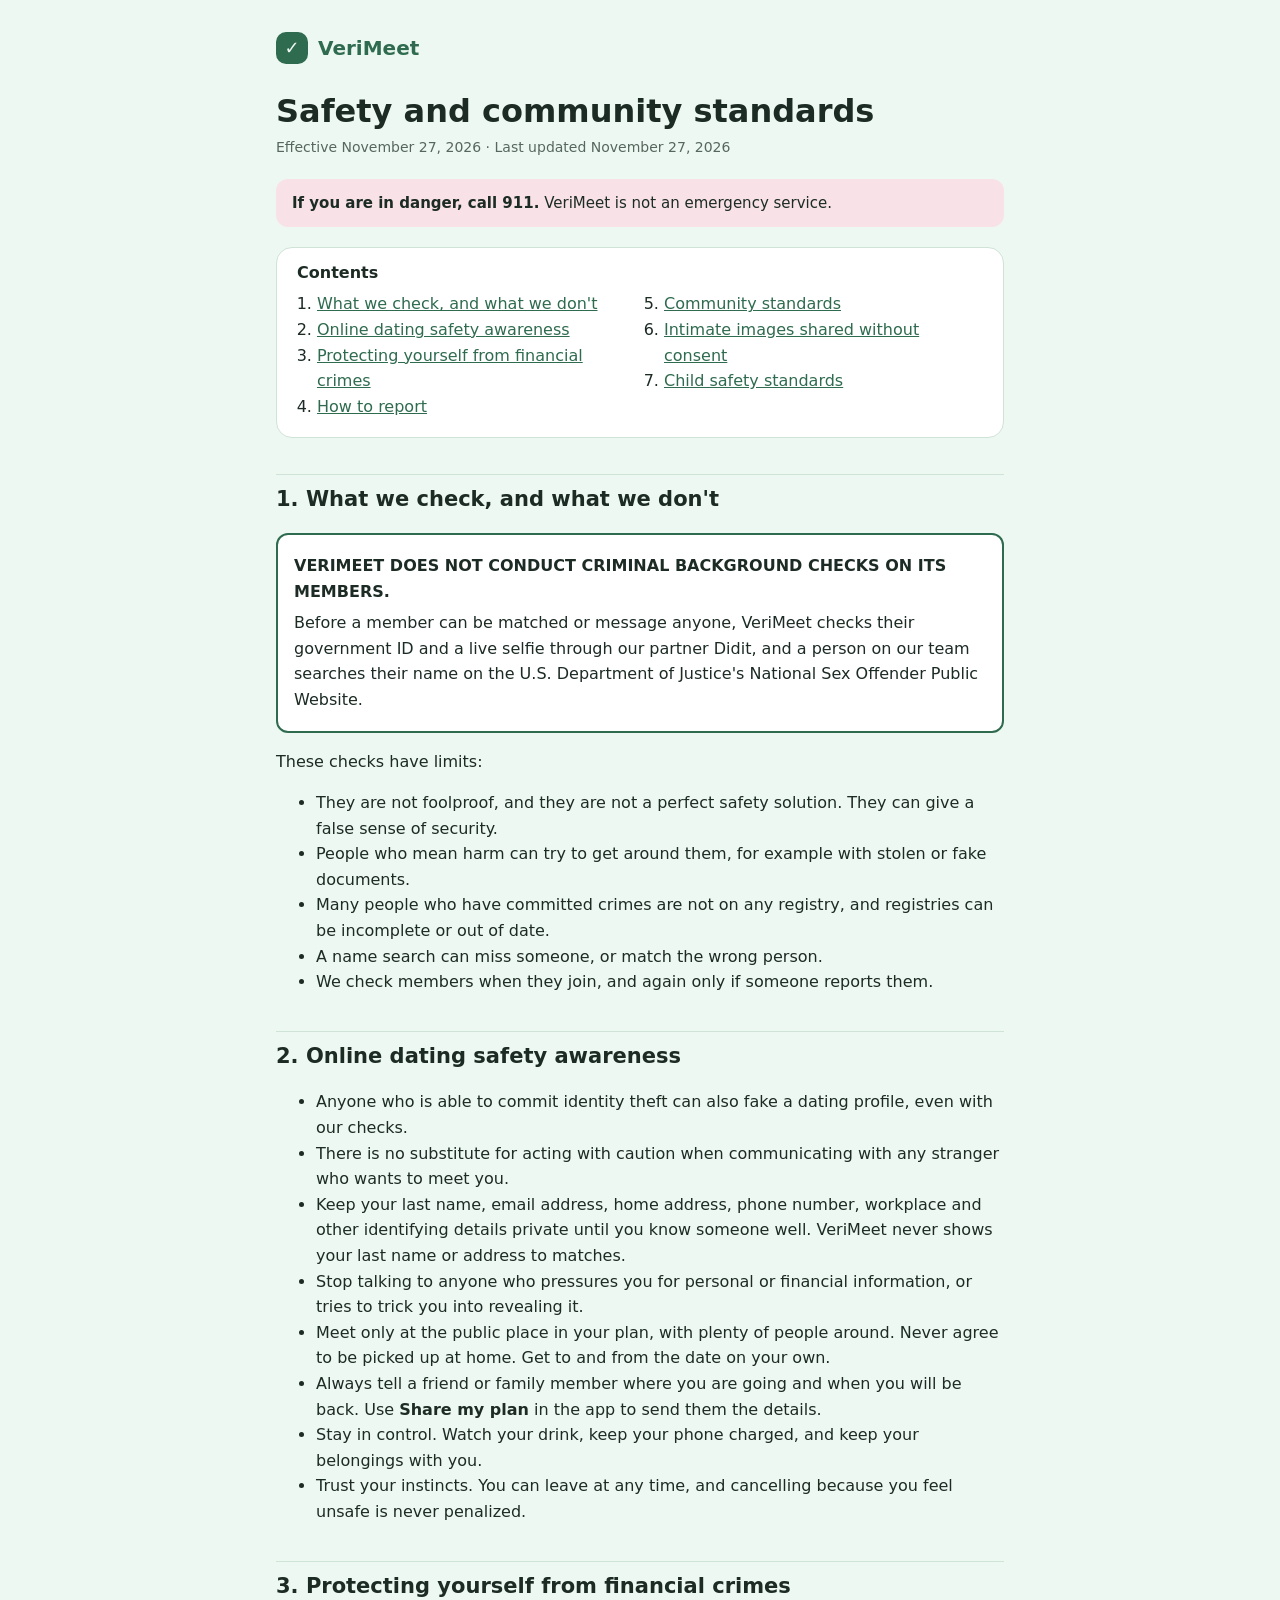
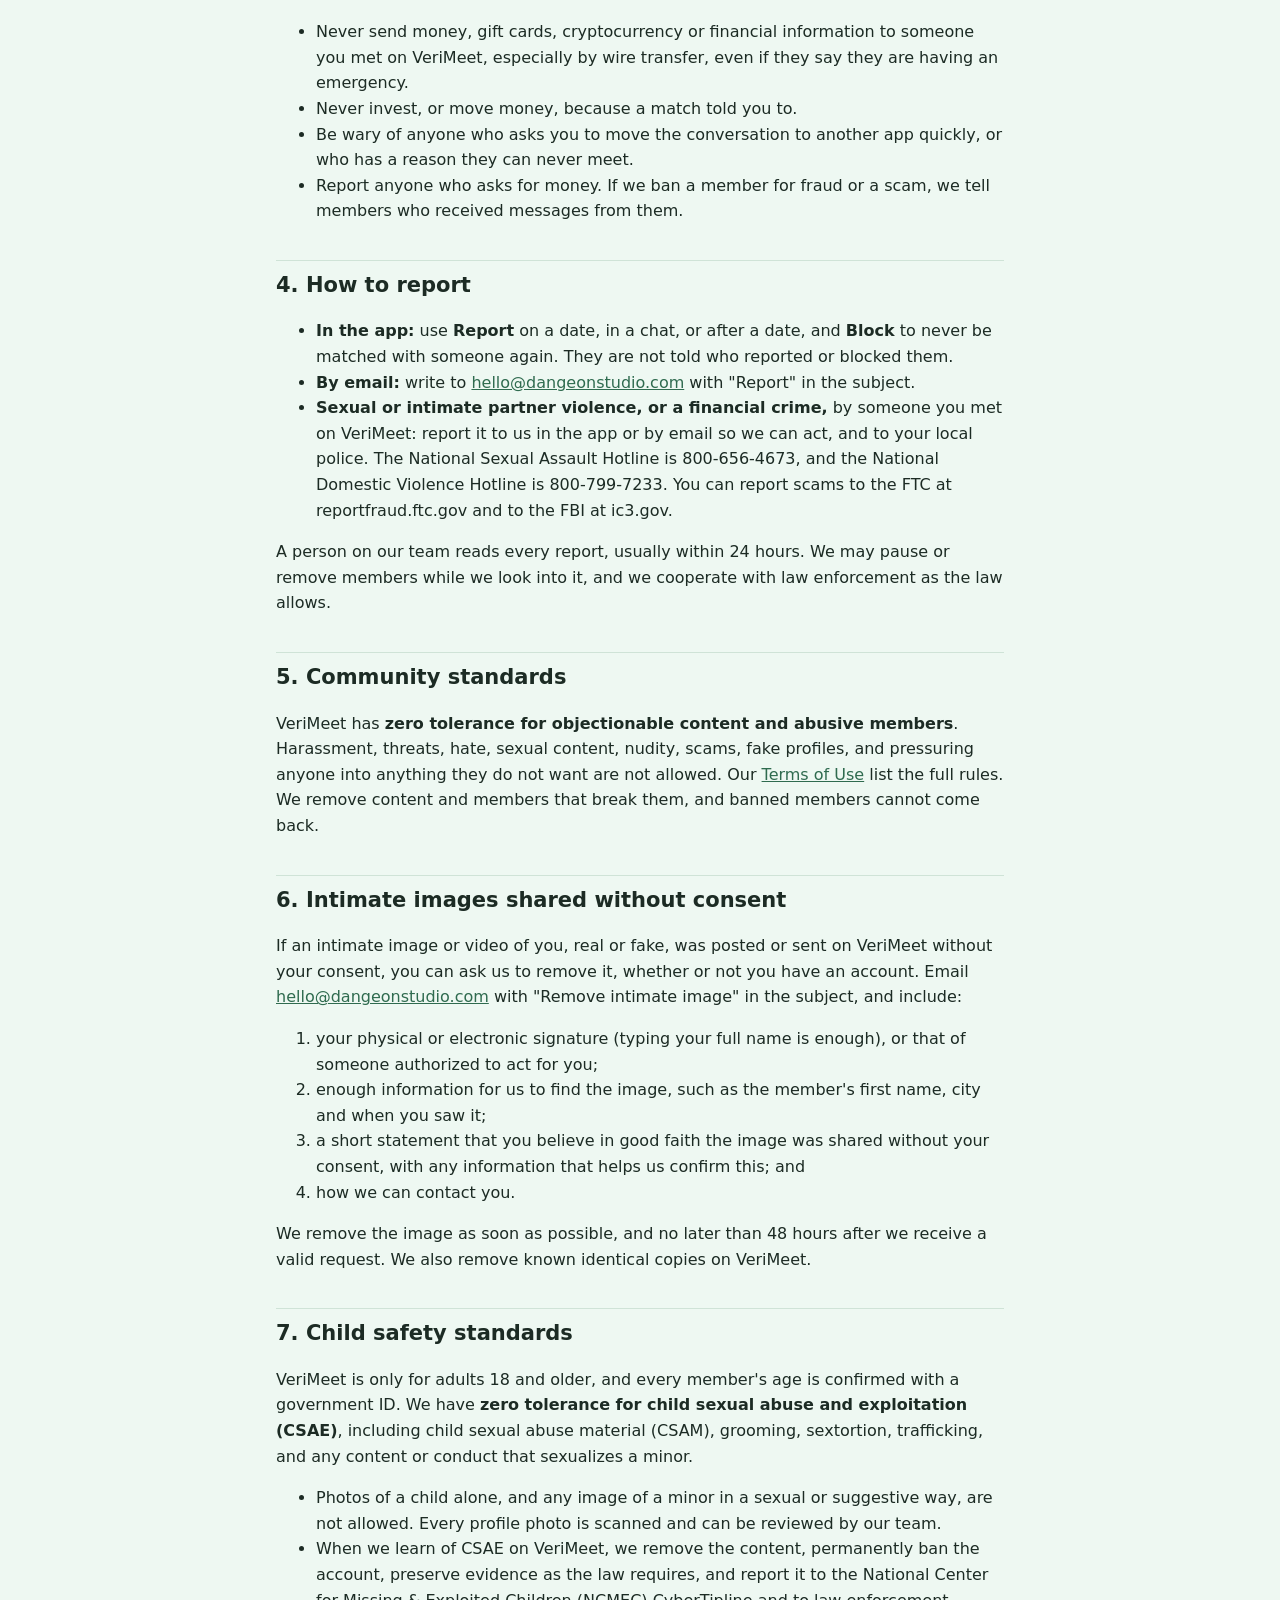
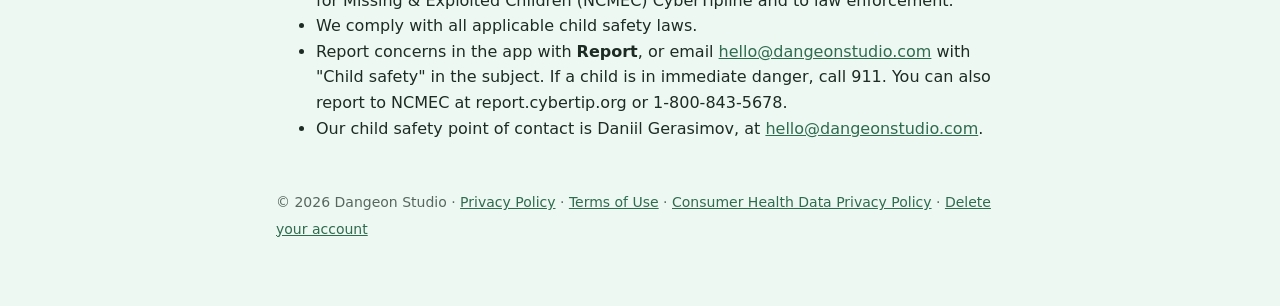
<file: verimeet/safety/index.html>
<!doctype html>
<html lang="en">
<head>
<meta charset="utf-8">
<meta name="viewport" content="width=device-width, initial-scale=1">
<title>VeriMeet Safety Standards</title>
<meta name="description" content="VeriMeet's safety tips, screening limits, community and child safety standards, and how to report.">
<link rel="stylesheet" href="../style.css">
</head>
<body>
<main>
<header><a class="brand" href="../"><span class="mark" aria-hidden="true">✓</span>VeriMeet</a></header>

<h1>Safety and community standards</h1>
<p class="meta">Effective November 27, 2026 · Last updated November 27, 2026</p>

<p class="note"><strong>If you are in danger, call 911.</strong> VeriMeet is not an emergency service.</p>

<nav class="toc" aria-label="Contents">
<strong>Contents</strong>
<ol>
<li><a href="#screening">What we check, and what we don't</a></li>
<li><a href="#tips">Online dating safety awareness</a></li>
<li><a href="#money">Protecting yourself from financial crimes</a></li>
<li><a href="#report">How to report</a></li>
<li><a href="#standards">Community standards</a></li>
<li><a href="#intimate-images">Intimate images shared without consent</a></li>
<li><a href="#child-safety">Child safety standards</a></li>
</ol>
</nav>

<h2 id="screening">1. What we check, and what we don't</h2>
<div class="disclosure" role="note">
<p>VERIMEET DOES NOT CONDUCT CRIMINAL BACKGROUND CHECKS ON ITS MEMBERS.</p>
<p>Before a member can be matched or message anyone, VeriMeet checks their government ID and a live selfie through our partner Didit, and a person on our team searches their name on the U.S. Department of Justice's National Sex Offender Public Website.</p>
</div>
<p>These checks have limits:</p>
<ul>
<li>They are not foolproof, and they are not a perfect safety solution. They can give a false sense of security.</li>
<li>People who mean harm can try to get around them, for example with stolen or fake documents.</li>
<li>Many people who have committed crimes are not on any registry, and registries can be incomplete or out of date.</li>
<li>A name search can miss someone, or match the wrong person.</li>
<li>We check members when they join, and again only if someone reports them.</li>
</ul>

<h2 id="tips">2. Online dating safety awareness</h2>
<ul>
<li>Anyone who is able to commit identity theft can also fake a dating profile, even with our checks.</li>
<li>There is no substitute for acting with caution when communicating with any stranger who wants to meet you.</li>
<li>Keep your last name, email address, home address, phone number, workplace and other identifying details private until you know someone well. VeriMeet never shows your last name or address to matches.</li>
<li>Stop talking to anyone who pressures you for personal or financial information, or tries to trick you into revealing it.</li>
<li>Meet only at the public place in your plan, with plenty of people around. Never agree to be picked up at home. Get to and from the date on your own.</li>
<li>Always tell a friend or family member where you are going and when you will be back. Use <strong>Share my plan</strong> in the app to send them the details.</li>
<li>Stay in control. Watch your drink, keep your phone charged, and keep your belongings with you.</li>
<li>Trust your instincts. You can leave at any time, and cancelling because you feel unsafe is never penalized.</li>
</ul>

<h2 id="money">3. Protecting yourself from financial crimes</h2>
<ul>
<li>Never send money, gift cards, cryptocurrency or financial information to someone you met on VeriMeet, especially by wire transfer, even if they say they are having an emergency.</li>
<li>Never invest, or move money, because a match told you to.</li>
<li>Be wary of anyone who asks you to move the conversation to another app quickly, or who has a reason they can never meet.</li>
<li>Report anyone who asks for money. If we ban a member for fraud or a scam, we tell members who received messages from them.</li>
</ul>

<h2 id="report">4. How to report</h2>
<ul>
<li><strong>In the app:</strong> use <strong>Report</strong> on a date, in a chat, or after a date, and <strong>Block</strong> to never be matched with someone again. They are not told who reported or blocked them.</li>
<li><strong>By email:</strong> write to <a href="mailto:hello@dangeonstudio.com?subject=Report">hello@dangeonstudio.com</a> with "Report" in the subject.</li>
<li><strong>Sexual or intimate partner violence, or a financial crime,</strong> by someone you met on VeriMeet: report it to us in the app or by email so we can act, and to your local police. The National Sexual Assault Hotline is 800-656-4673, and the National Domestic Violence Hotline is 800-799-7233. You can report scams to the FTC at reportfraud.ftc.gov and to the FBI at ic3.gov.</li>
</ul>
<p>A person on our team reads every report, usually within 24 hours. We may pause or remove members while we look into it, and we cooperate with law enforcement as the law allows.</p>

<h2 id="standards">5. Community standards</h2>
<p>VeriMeet has <strong>zero tolerance for objectionable content and abusive members</strong>. Harassment, threats, hate, sexual content, nudity, scams, fake profiles, and pressuring anyone into anything they do not want are not allowed. Our <a href="../terms/#rules">Terms of Use</a> list the full rules. We remove content and members that break them, and banned members cannot come back.</p>

<h2 id="intimate-images">6. Intimate images shared without consent</h2>
<p>If an intimate image or video of you, real or fake, was posted or sent on VeriMeet without your consent, you can ask us to remove it, whether or not you have an account. Email <a href="mailto:hello@dangeonstudio.com?subject=Remove%20intimate%20image">hello@dangeonstudio.com</a> with "Remove intimate image" in the subject, and include:</p>
<ol>
<li>your physical or electronic signature (typing your full name is enough), or that of someone authorized to act for you;</li>
<li>enough information for us to find the image, such as the member's first name, city and when you saw it;</li>
<li>a short statement that you believe in good faith the image was shared without your consent, with any information that helps us confirm this; and</li>
<li>how we can contact you.</li>
</ol>
<p>We remove the image as soon as possible, and no later than 48 hours after we receive a valid request. We also remove known identical copies on VeriMeet.</p>

<h2 id="child-safety">7. Child safety standards</h2>
<p>VeriMeet is only for adults 18 and older, and every member's age is confirmed with a government ID. We have <strong>zero tolerance for child sexual abuse and exploitation (CSAE)</strong>, including child sexual abuse material (CSAM), grooming, sextortion, trafficking, and any content or conduct that sexualizes a minor.</p>
<ul>
<li>Photos of a child alone, and any image of a minor in a sexual or suggestive way, are not allowed. Every profile photo is scanned and can be reviewed by our team.</li>
<li>When we learn of CSAE on VeriMeet, we remove the content, permanently ban the account, preserve evidence as the law requires, and report it to the National Center for Missing &amp; Exploited Children (NCMEC) CyberTipline and to law enforcement.</li>
<li>We comply with all applicable child safety laws.</li>
<li>Report concerns in the app with <strong>Report</strong>, or email <a href="mailto:hello@dangeonstudio.com?subject=Child%20safety">hello@dangeonstudio.com</a> with "Child safety" in the subject. If a child is in immediate danger, call 911. You can also report to NCMEC at report.cybertip.org or 1-800-843-5678.</li>
<li>Our child safety point of contact is Daniil Gerasimov, at <a href="mailto:hello@dangeonstudio.com?subject=Child%20safety">hello@dangeonstudio.com</a>.</li>
</ul>

<footer>
<nav aria-label="VeriMeet pages">© 2026 Dangeon Studio · <a href="../privacy/">Privacy Policy</a> · <a href="../terms/">Terms of Use</a> · <a href="../health-data/">Consumer Health Data Privacy Policy</a> · <a href="../delete/">Delete your account</a></nav>
</footer>
</main>
</body>
</html>
</file>
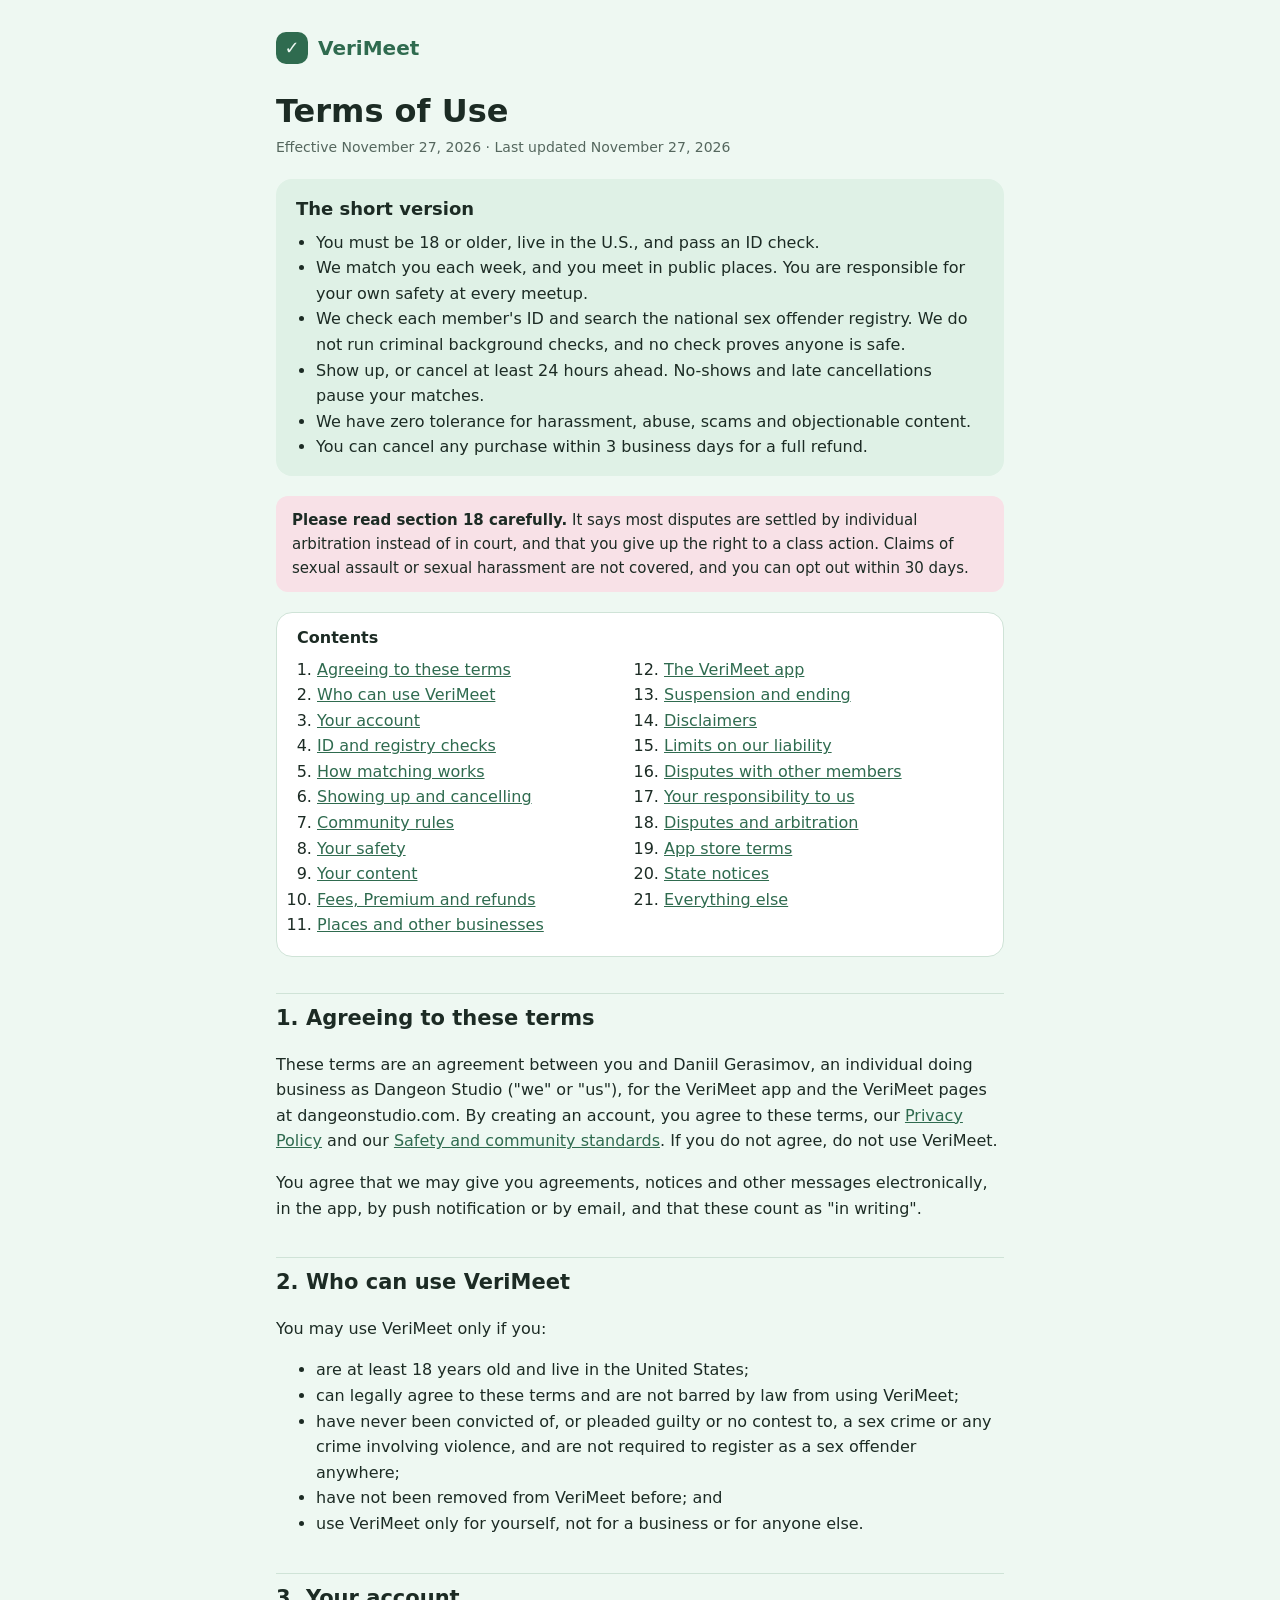
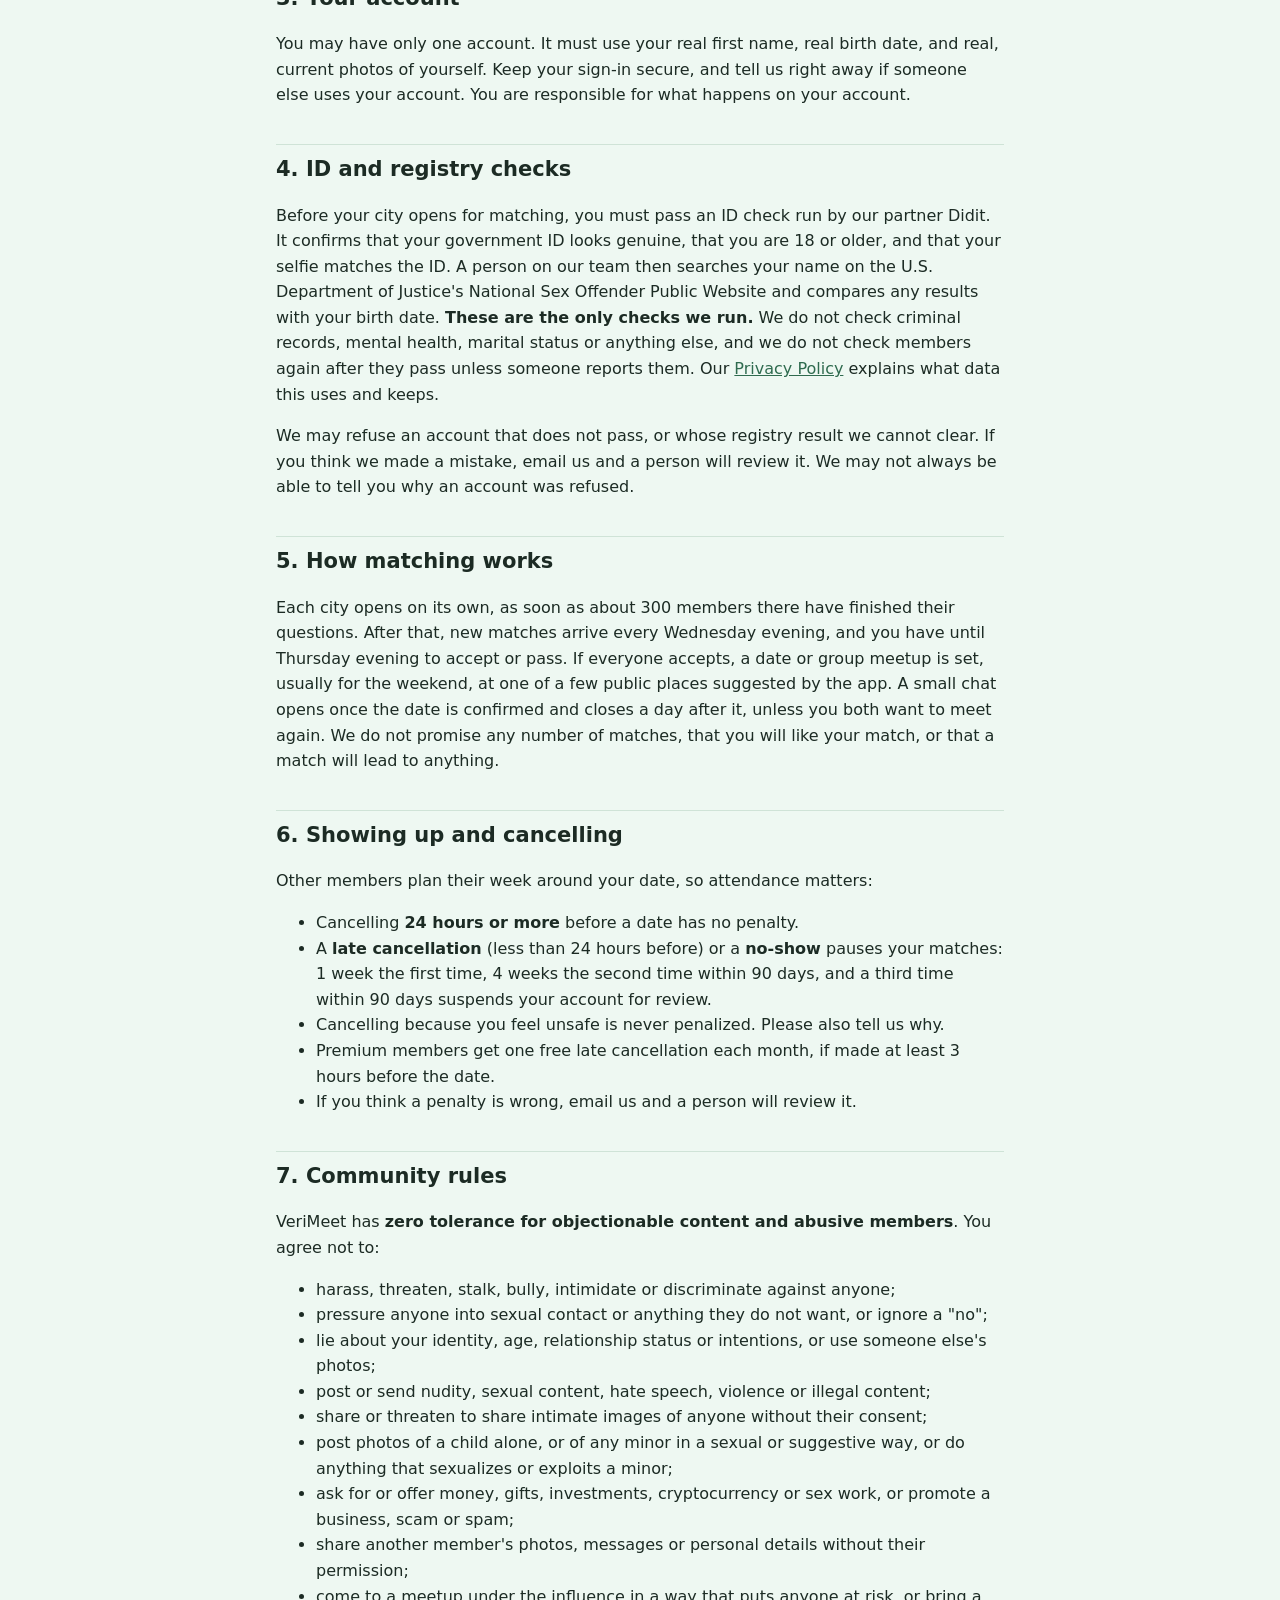
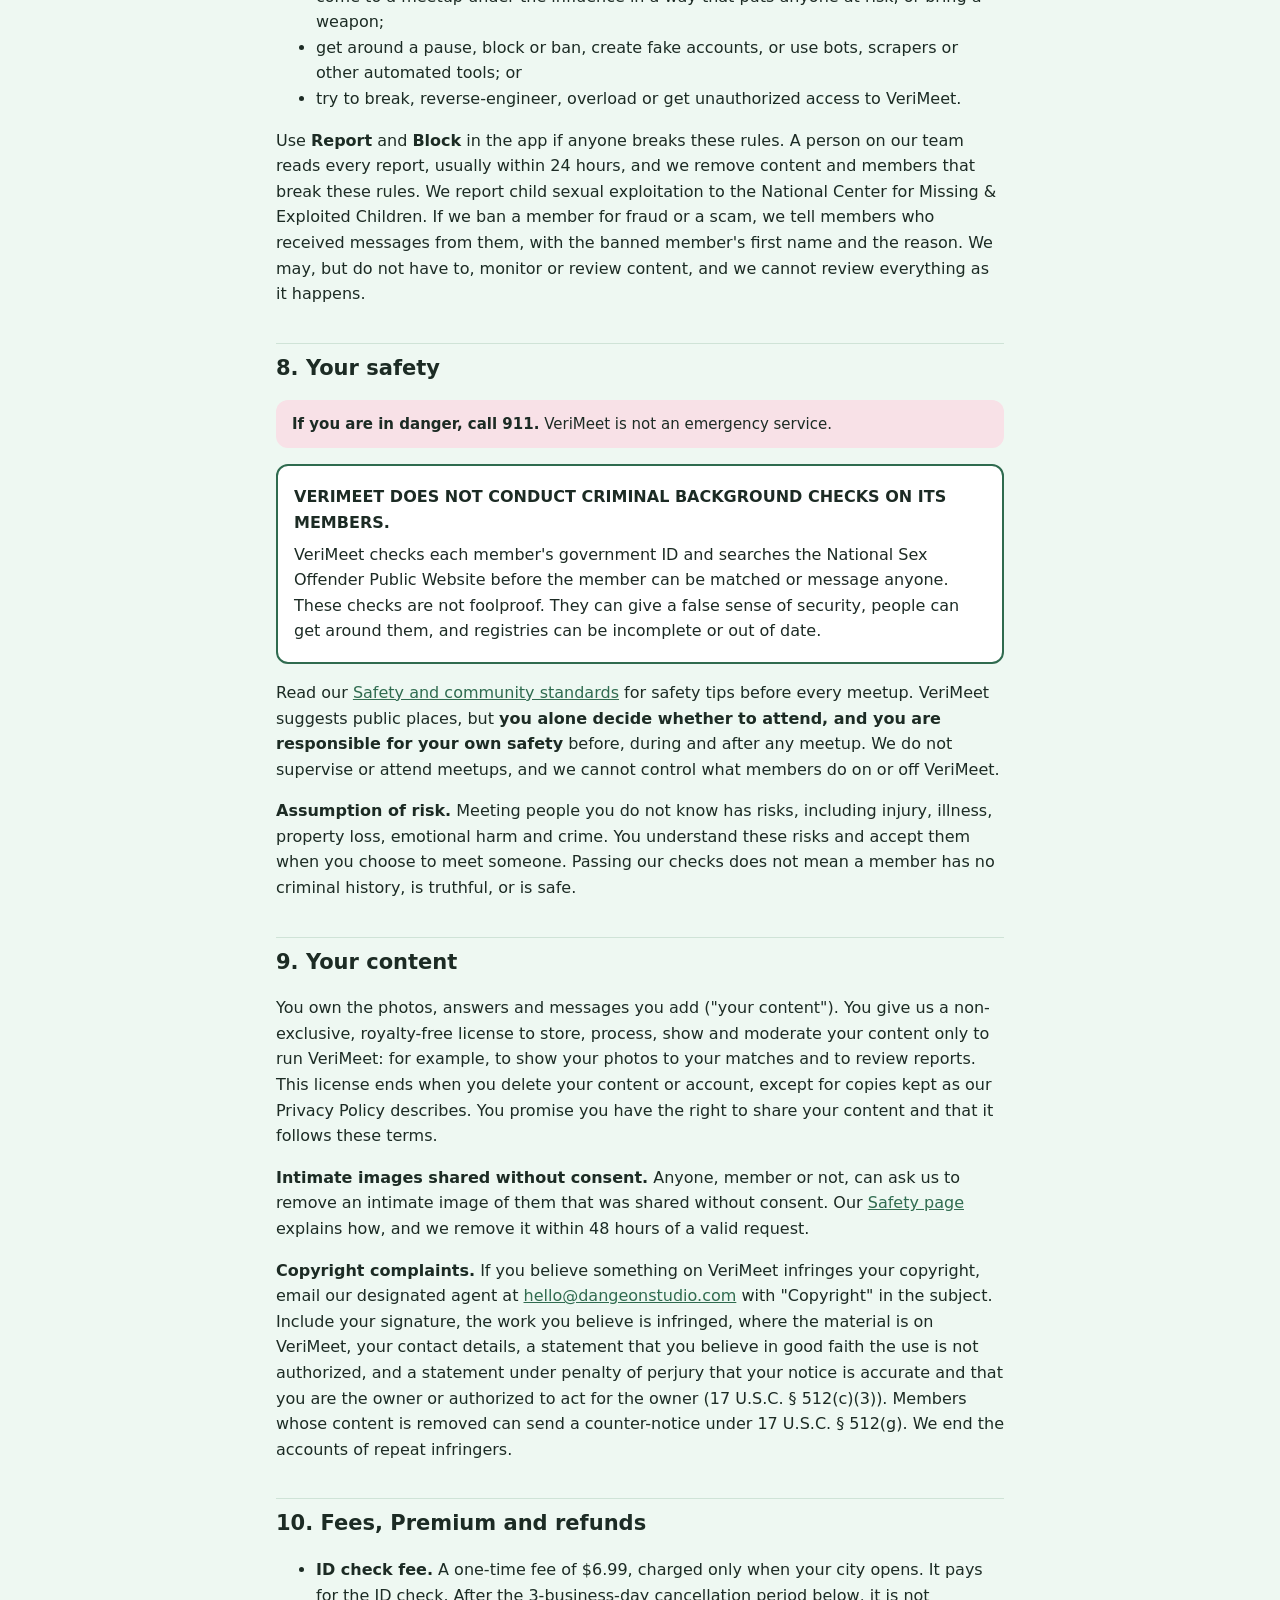
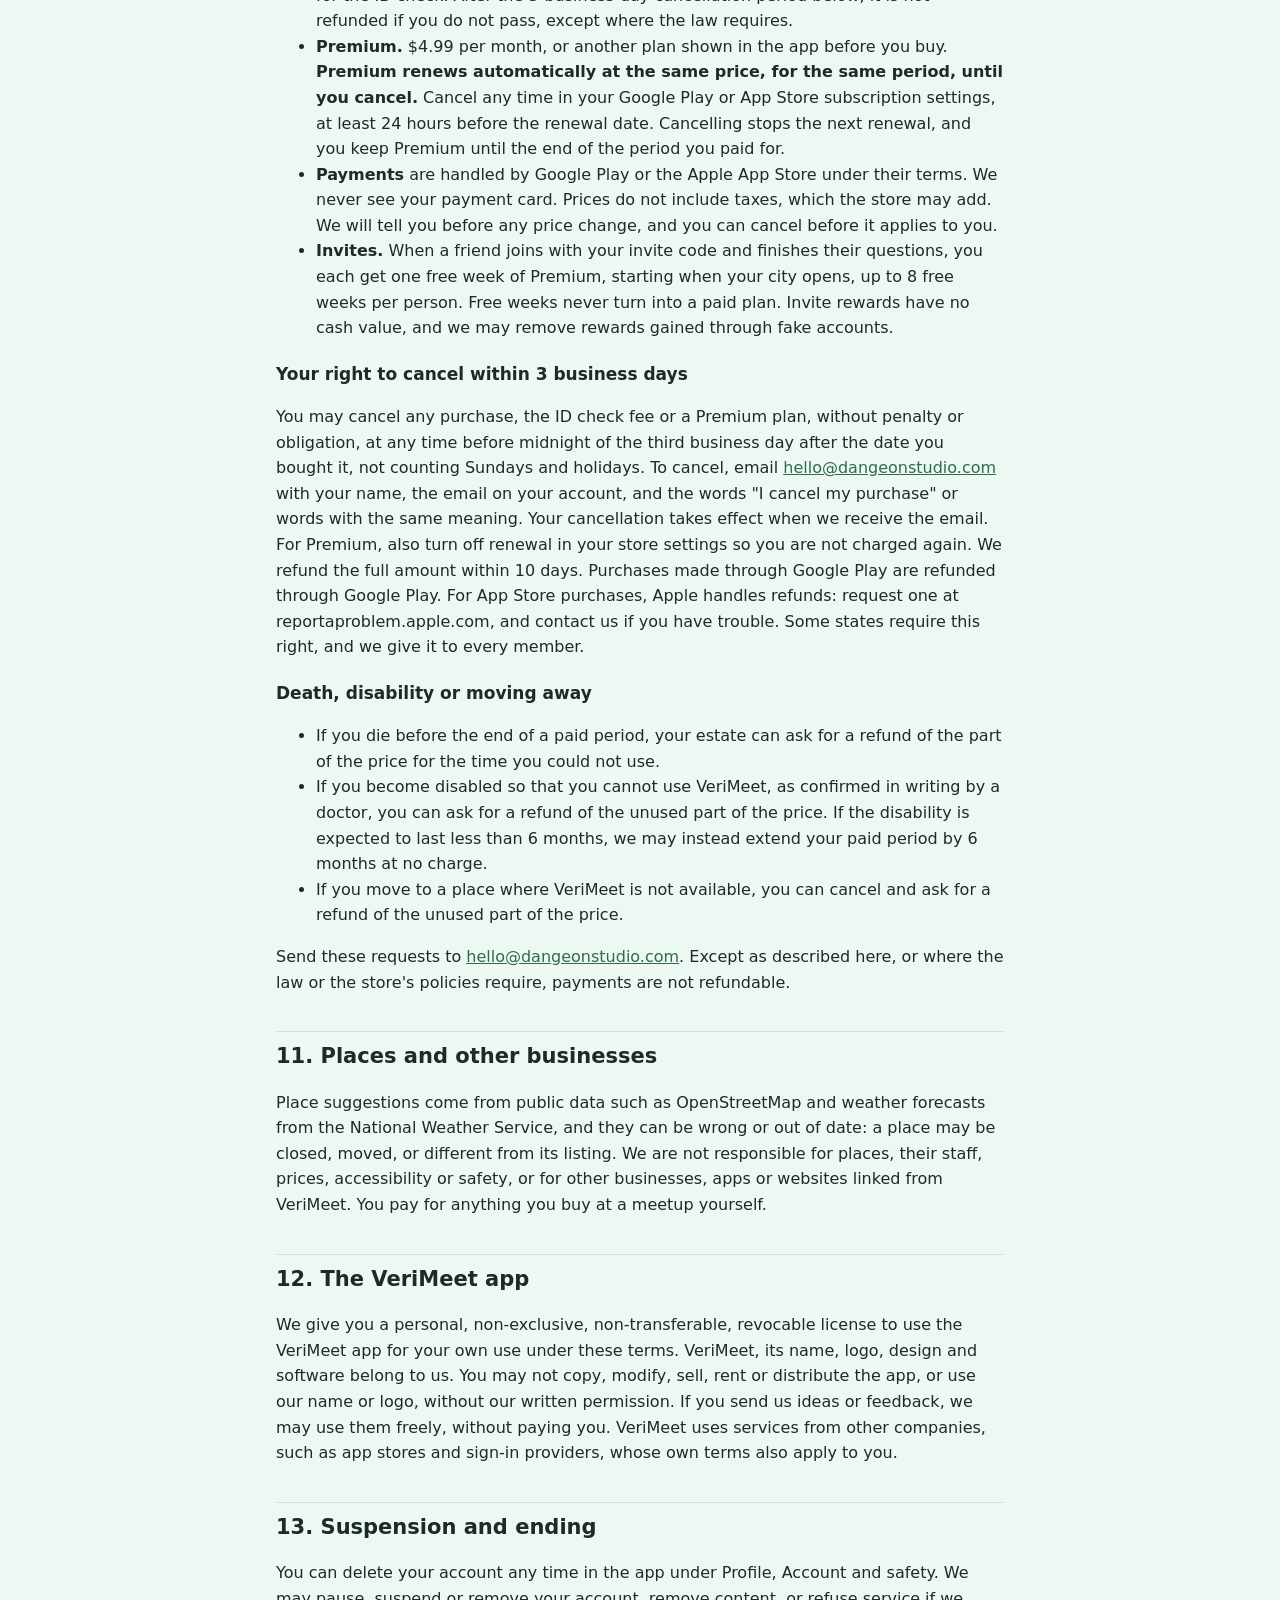
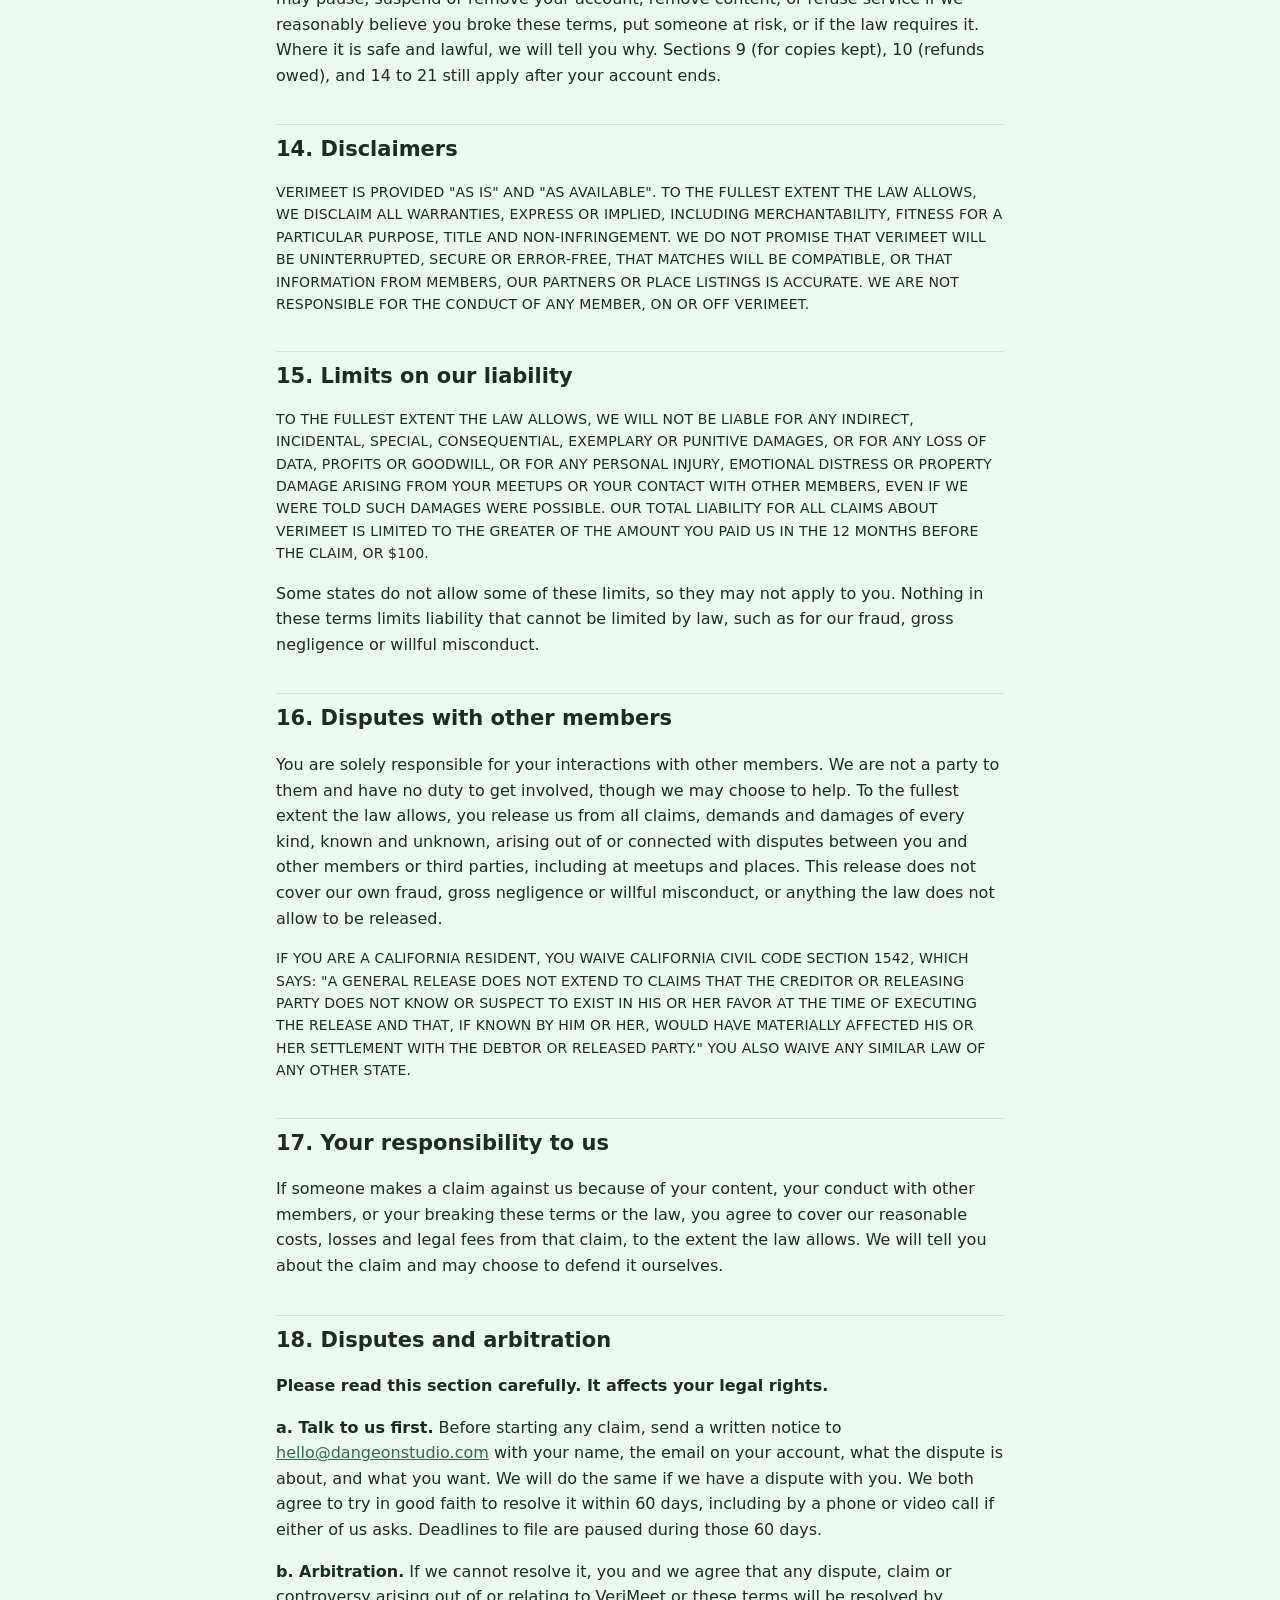
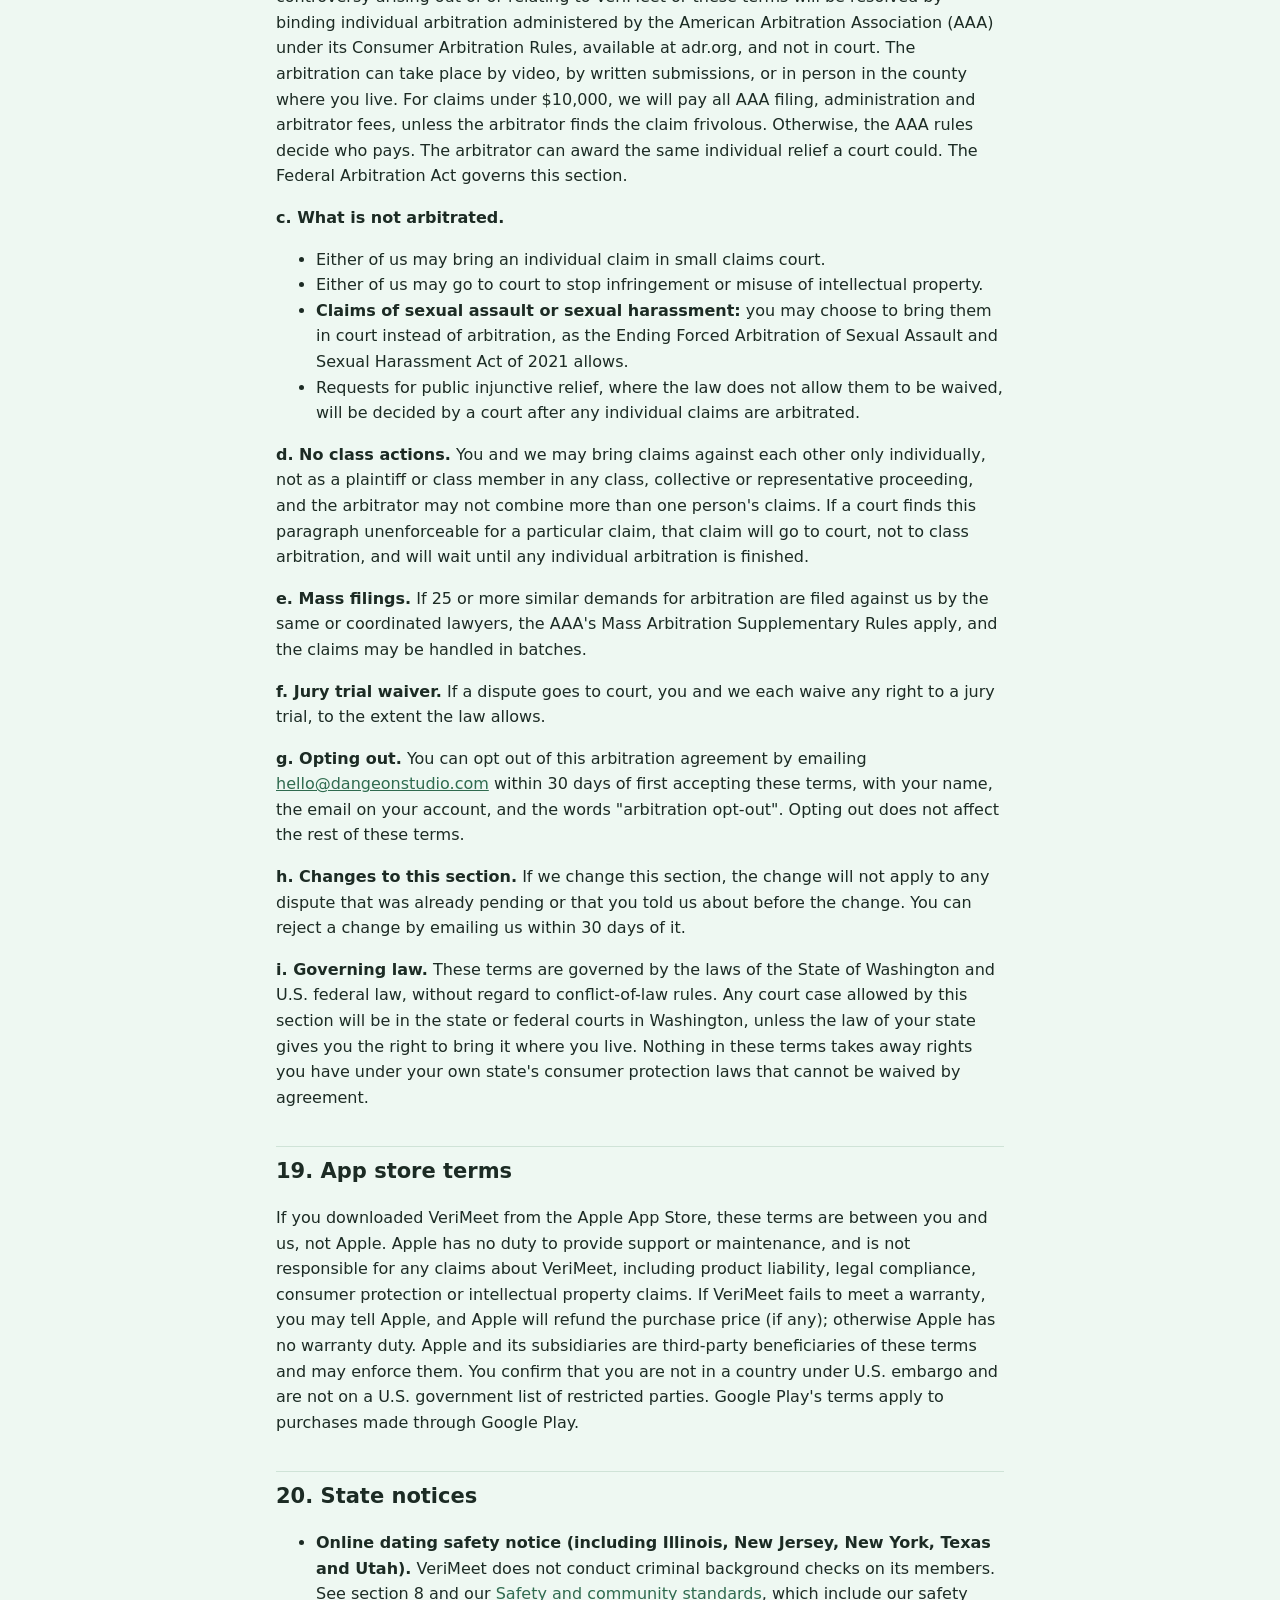
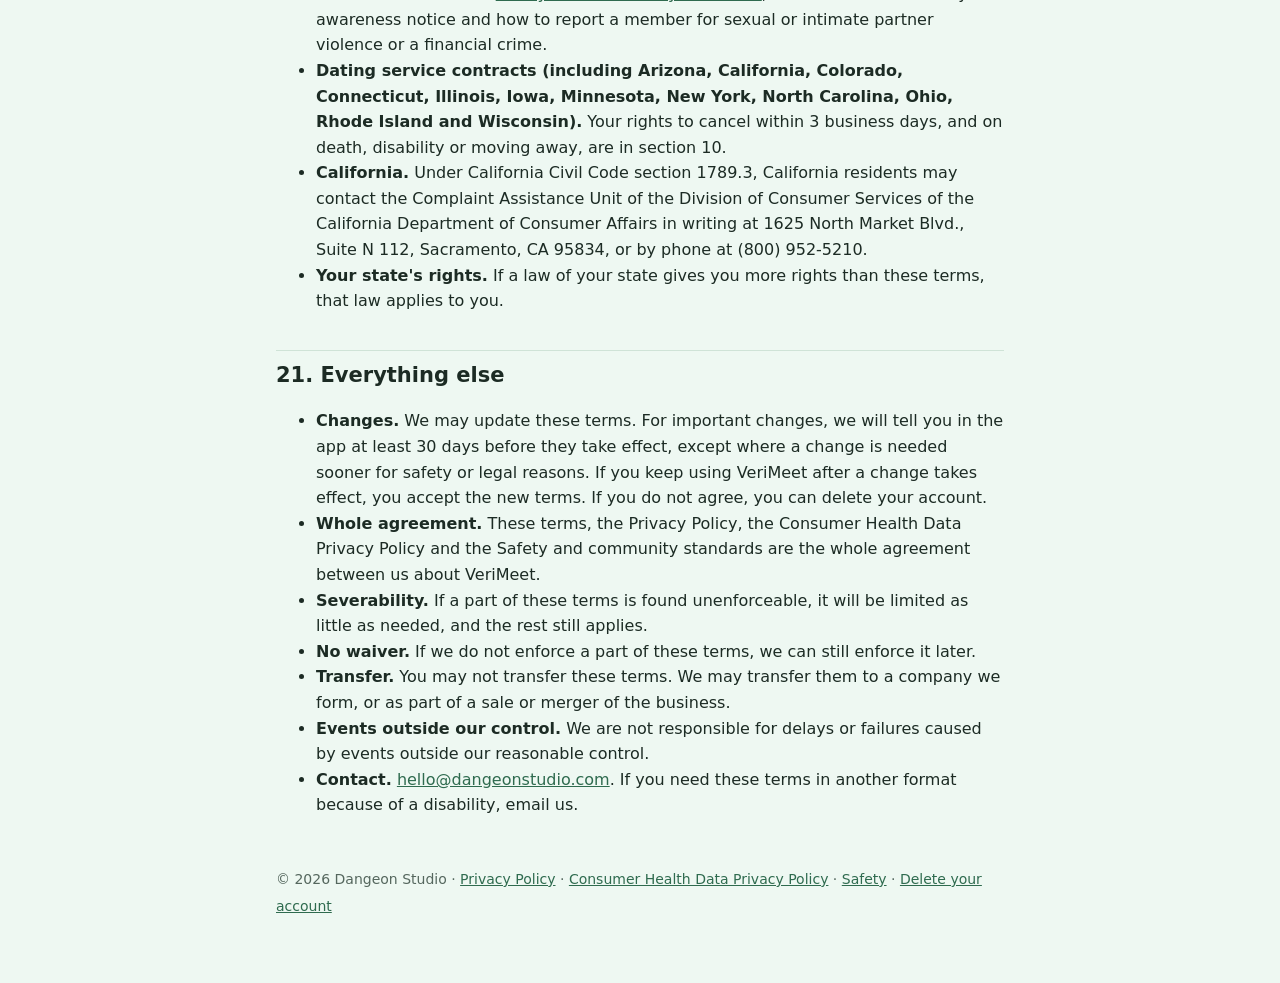
<file: verimeet/terms/index.html>
<!doctype html>
<html lang="en">
<head>
<meta charset="utf-8">
<meta name="viewport" content="width=device-width, initial-scale=1">
<title>VeriMeet Terms of Use</title>
<meta name="description" content="The rules for using VeriMeet, including safety, payments, cancellation and no-show rules.">
<link rel="stylesheet" href="../style.css">
</head>
<body>
<main>
<header><a class="brand" href="../"><span class="mark" aria-hidden="true">✓</span>VeriMeet</a></header>

<h1>Terms of Use</h1>
<p class="meta">Effective November 27, 2026 · Last updated November 27, 2026</p>

<div class="summary">
<h2>The short version</h2>
<ul>
<li>You must be 18 or older, live in the U.S., and pass an ID check.</li>
<li>We match you each week, and you meet in public places. You are responsible for your own safety at every meetup.</li>
<li>We check each member's ID and search the national sex offender registry. We do not run criminal background checks, and no check proves anyone is safe.</li>
<li>Show up, or cancel at least 24 hours ahead. No-shows and late cancellations pause your matches.</li>
<li>We have zero tolerance for harassment, abuse, scams and objectionable content.</li>
<li>You can cancel any purchase within 3 business days for a full refund.</li>
</ul>
</div>

<p class="note"><strong>Please read section 18 carefully.</strong> It says most disputes are settled by individual arbitration instead of in court, and that you give up the right to a class action. Claims of sexual assault or sexual harassment are not covered, and you can opt out within 30 days.</p>

<nav class="toc" aria-label="Contents">
<strong>Contents</strong>
<ol>
<li><a href="#agree">Agreeing to these terms</a></li>
<li><a href="#eligible">Who can use VeriMeet</a></li>
<li><a href="#account">Your account</a></li>
<li><a href="#checks">ID and registry checks</a></li>
<li><a href="#how">How matching works</a></li>
<li><a href="#attendance">Showing up and cancelling</a></li>
<li><a href="#rules">Community rules</a></li>
<li><a href="#safety">Your safety</a></li>
<li><a href="#content">Your content</a></li>
<li><a href="#pay">Fees, Premium and refunds</a></li>
<li><a href="#places">Places and other businesses</a></li>
<li><a href="#app">The VeriMeet app</a></li>
<li><a href="#ending">Suspension and ending</a></li>
<li><a href="#disclaimers">Disclaimers</a></li>
<li><a href="#liability">Limits on our liability</a></li>
<li><a href="#release">Disputes with other members</a></li>
<li><a href="#indemnity">Your responsibility to us</a></li>
<li><a href="#disputes">Disputes and arbitration</a></li>
<li><a href="#apple">App store terms</a></li>
<li><a href="#state-notices">State notices</a></li>
<li><a href="#general">Everything else</a></li>
</ol>
</nav>

<h2 id="agree">1. Agreeing to these terms</h2>
<p>These terms are an agreement between you and Daniil Gerasimov, an individual doing business as Dangeon Studio ("we" or "us"), for the VeriMeet app and the VeriMeet pages at dangeonstudio.com. By creating an account, you agree to these terms, our <a href="../privacy/">Privacy Policy</a> and our <a href="../safety/">Safety and community standards</a>. If you do not agree, do not use VeriMeet.</p>
<p>You agree that we may give you agreements, notices and other messages electronically, in the app, by push notification or by email, and that these count as "in writing".</p>

<h2 id="eligible">2. Who can use VeriMeet</h2>
<p>You may use VeriMeet only if you:</p>
<ul>
<li>are at least 18 years old and live in the United States;</li>
<li>can legally agree to these terms and are not barred by law from using VeriMeet;</li>
<li>have never been convicted of, or pleaded guilty or no contest to, a sex crime or any crime involving violence, and are not required to register as a sex offender anywhere;</li>
<li>have not been removed from VeriMeet before; and</li>
<li>use VeriMeet only for yourself, not for a business or for anyone else.</li>
</ul>

<h2 id="account">3. Your account</h2>
<p>You may have only one account. It must use your real first name, real birth date, and real, current photos of yourself. Keep your sign-in secure, and tell us right away if someone else uses your account. You are responsible for what happens on your account.</p>

<h2 id="checks">4. ID and registry checks</h2>
<p>Before your city opens for matching, you must pass an ID check run by our partner Didit. It confirms that your government ID looks genuine, that you are 18 or older, and that your selfie matches the ID. A person on our team then searches your name on the U.S. Department of Justice's National Sex Offender Public Website and compares any results with your birth date. <strong>These are the only checks we run.</strong> We do not check criminal records, mental health, marital status or anything else, and we do not check members again after they pass unless someone reports them. Our <a href="../privacy/#id-check">Privacy Policy</a> explains what data this uses and keeps.</p>
<p>We may refuse an account that does not pass, or whose registry result we cannot clear. If you think we made a mistake, email us and a person will review it. We may not always be able to tell you why an account was refused.</p>

<h2 id="how">5. How matching works</h2>
<p>Each city opens on its own, as soon as about 300 members there have finished their questions. After that, new matches arrive every Wednesday evening, and you have until Thursday evening to accept or pass. If everyone accepts, a date or group meetup is set, usually for the weekend, at one of a few public places suggested by the app. A small chat opens once the date is confirmed and closes a day after it, unless you both want to meet again. We do not promise any number of matches, that you will like your match, or that a match will lead to anything.</p>

<h2 id="attendance">6. Showing up and cancelling</h2>
<p>Other members plan their week around your date, so attendance matters:</p>
<ul>
<li>Cancelling <strong>24 hours or more</strong> before a date has no penalty.</li>
<li>A <strong>late cancellation</strong> (less than 24 hours before) or a <strong>no-show</strong> pauses your matches: 1 week the first time, 4 weeks the second time within 90 days, and a third time within 90 days suspends your account for review.</li>
<li>Cancelling because you feel unsafe is never penalized. Please also tell us why.</li>
<li>Premium members get one free late cancellation each month, if made at least 3 hours before the date.</li>
<li>If you think a penalty is wrong, email us and a person will review it.</li>
</ul>

<h2 id="rules">7. Community rules</h2>
<p>VeriMeet has <strong>zero tolerance for objectionable content and abusive members</strong>. You agree not to:</p>
<ul>
<li>harass, threaten, stalk, bully, intimidate or discriminate against anyone;</li>
<li>pressure anyone into sexual contact or anything they do not want, or ignore a "no";</li>
<li>lie about your identity, age, relationship status or intentions, or use someone else's photos;</li>
<li>post or send nudity, sexual content, hate speech, violence or illegal content;</li>
<li>share or threaten to share intimate images of anyone without their consent;</li>
<li>post photos of a child alone, or of any minor in a sexual or suggestive way, or do anything that sexualizes or exploits a minor;</li>
<li>ask for or offer money, gifts, investments, cryptocurrency or sex work, or promote a business, scam or spam;</li>
<li>share another member's photos, messages or personal details without their permission;</li>
<li>come to a meetup under the influence in a way that puts anyone at risk, or bring a weapon;</li>
<li>get around a pause, block or ban, create fake accounts, or use bots, scrapers or other automated tools; or</li>
<li>try to break, reverse-engineer, overload or get unauthorized access to VeriMeet.</li>
</ul>
<p>Use <strong>Report</strong> and <strong>Block</strong> in the app if anyone breaks these rules. A person on our team reads every report, usually within 24 hours, and we remove content and members that break these rules. We report child sexual exploitation to the National Center for Missing &amp; Exploited Children. If we ban a member for fraud or a scam, we tell members who received messages from them, with the banned member's first name and the reason. We may, but do not have to, monitor or review content, and we cannot review everything as it happens.</p>

<h2 id="safety">8. Your safety</h2>
<p class="note"><strong>If you are in danger, call 911.</strong> VeriMeet is not an emergency service.</p>
<div class="disclosure" role="note">
<p>VERIMEET DOES NOT CONDUCT CRIMINAL BACKGROUND CHECKS ON ITS MEMBERS.</p>
<p>VeriMeet checks each member's government ID and searches the National Sex Offender Public Website before the member can be matched or message anyone. These checks are not foolproof. They can give a false sense of security, people can get around them, and registries can be incomplete or out of date.</p>
</div>
<p>Read our <a href="../safety/">Safety and community standards</a> for safety tips before every meetup. VeriMeet suggests public places, but <strong>you alone decide whether to attend, and you are responsible for your own safety</strong> before, during and after any meetup. We do not supervise or attend meetups, and we cannot control what members do on or off VeriMeet.</p>
<p><strong>Assumption of risk.</strong> Meeting people you do not know has risks, including injury, illness, property loss, emotional harm and crime. You understand these risks and accept them when you choose to meet someone. Passing our checks does not mean a member has no criminal history, is truthful, or is safe.</p>

<h2 id="content">9. Your content</h2>
<p>You own the photos, answers and messages you add ("your content"). You give us a non-exclusive, royalty-free license to store, process, show and moderate your content only to run VeriMeet: for example, to show your photos to your matches and to review reports. This license ends when you delete your content or account, except for copies kept as our Privacy Policy describes. You promise you have the right to share your content and that it follows these terms.</p>
<p><strong>Intimate images shared without consent.</strong> Anyone, member or not, can ask us to remove an intimate image of them that was shared without consent. Our <a href="../safety/#intimate-images">Safety page</a> explains how, and we remove it within 48 hours of a valid request.</p>
<p><strong>Copyright complaints.</strong> If you believe something on VeriMeet infringes your copyright, email our designated agent at <a href="mailto:hello@dangeonstudio.com?subject=Copyright">hello@dangeonstudio.com</a> with "Copyright" in the subject. Include your signature, the work you believe is infringed, where the material is on VeriMeet, your contact details, a statement that you believe in good faith the use is not authorized, and a statement under penalty of perjury that your notice is accurate and that you are the owner or authorized to act for the owner (17 U.S.C. § 512(c)(3)). Members whose content is removed can send a counter-notice under 17 U.S.C. § 512(g). We end the accounts of repeat infringers.</p>

<h2 id="pay">10. Fees, Premium and refunds</h2>
<ul>
<li><strong>ID check fee.</strong> A one-time fee of $6.99, charged only when your city opens. It pays for the ID check. After the 3-business-day cancellation period below, it is not refunded if you do not pass, except where the law requires.</li>
<li><strong>Premium.</strong> $4.99 per month, or another plan shown in the app before you buy. <strong>Premium renews automatically at the same price, for the same period, until you cancel.</strong> Cancel any time in your Google Play or App Store subscription settings, at least 24 hours before the renewal date. Cancelling stops the next renewal, and you keep Premium until the end of the period you paid for.</li>
<li><strong>Payments</strong> are handled by Google Play or the Apple App Store under their terms. We never see your payment card. Prices do not include taxes, which the store may add. We will tell you before any price change, and you can cancel before it applies to you.</li>
<li><strong>Invites.</strong> When a friend joins with your invite code and finishes their questions, you each get one free week of Premium, starting when your city opens, up to 8 free weeks per person. Free weeks never turn into a paid plan. Invite rewards have no cash value, and we may remove rewards gained through fake accounts.</li>
</ul>
<h3 id="cancel">Your right to cancel within 3 business days</h3>
<p>You may cancel any purchase, the ID check fee or a Premium plan, without penalty or obligation, at any time before midnight of the third business day after the date you bought it, not counting Sundays and holidays. To cancel, email <a href="mailto:hello@dangeonstudio.com?subject=I%20cancel%20my%20purchase">hello@dangeonstudio.com</a> with your name, the email on your account, and the words "I cancel my purchase" or words with the same meaning. Your cancellation takes effect when we receive the email. For Premium, also turn off renewal in your store settings so you are not charged again. We refund the full amount within 10 days. Purchases made through Google Play are refunded through Google Play. For App Store purchases, Apple handles refunds: request one at reportaproblem.apple.com, and contact us if you have trouble. Some states require this right, and we give it to every member.</p>
<h3 id="death-disability">Death, disability or moving away</h3>
<ul>
<li>If you die before the end of a paid period, your estate can ask for a refund of the part of the price for the time you could not use.</li>
<li>If you become disabled so that you cannot use VeriMeet, as confirmed in writing by a doctor, you can ask for a refund of the unused part of the price. If the disability is expected to last less than 6 months, we may instead extend your paid period by 6 months at no charge.</li>
<li>If you move to a place where VeriMeet is not available, you can cancel and ask for a refund of the unused part of the price.</li>
</ul>
<p>Send these requests to <a href="mailto:hello@dangeonstudio.com">hello@dangeonstudio.com</a>. Except as described here, or where the law or the store's policies require, payments are not refundable.</p>

<h2 id="places">11. Places and other businesses</h2>
<p>Place suggestions come from public data such as OpenStreetMap and weather forecasts from the National Weather Service, and they can be wrong or out of date: a place may be closed, moved, or different from its listing. We are not responsible for places, their staff, prices, accessibility or safety, or for other businesses, apps or websites linked from VeriMeet. You pay for anything you buy at a meetup yourself.</p>

<h2 id="app">12. The VeriMeet app</h2>
<p>We give you a personal, non-exclusive, non-transferable, revocable license to use the VeriMeet app for your own use under these terms. VeriMeet, its name, logo, design and software belong to us. You may not copy, modify, sell, rent or distribute the app, or use our name or logo, without our written permission. If you send us ideas or feedback, we may use them freely, without paying you. VeriMeet uses services from other companies, such as app stores and sign-in providers, whose own terms also apply to you.</p>

<h2 id="ending">13. Suspension and ending</h2>
<p>You can delete your account any time in the app under Profile, Account and safety. We may pause, suspend or remove your account, remove content, or refuse service if we reasonably believe you broke these terms, put someone at risk, or if the law requires it. Where it is safe and lawful, we will tell you why. Sections 9 (for copies kept), 10 (refunds owed), and 14 to 21 still apply after your account ends.</p>

<h2 id="disclaimers">14. Disclaimers</h2>
<p class="caps">VeriMeet is provided "as is" and "as available". To the fullest extent the law allows, we disclaim all warranties, express or implied, including merchantability, fitness for a particular purpose, title and non-infringement. We do not promise that VeriMeet will be uninterrupted, secure or error-free, that matches will be compatible, or that information from members, our partners or place listings is accurate. We are not responsible for the conduct of any member, on or off VeriMeet.</p>

<h2 id="liability">15. Limits on our liability</h2>
<p class="caps">To the fullest extent the law allows, we will not be liable for any indirect, incidental, special, consequential, exemplary or punitive damages, or for any loss of data, profits or goodwill, or for any personal injury, emotional distress or property damage arising from your meetups or your contact with other members, even if we were told such damages were possible. Our total liability for all claims about VeriMeet is limited to the greater of the amount you paid us in the 12 months before the claim, or $100.</p>
<p>Some states do not allow some of these limits, so they may not apply to you. Nothing in these terms limits liability that cannot be limited by law, such as for our fraud, gross negligence or willful misconduct.</p>

<h2 id="release">16. Disputes with other members</h2>
<p>You are solely responsible for your interactions with other members. We are not a party to them and have no duty to get involved, though we may choose to help. To the fullest extent the law allows, you release us from all claims, demands and damages of every kind, known and unknown, arising out of or connected with disputes between you and other members or third parties, including at meetups and places. This release does not cover our own fraud, gross negligence or willful misconduct, or anything the law does not allow to be released.</p>
<p class="caps">If you are a California resident, you waive California Civil Code section 1542, which says: "A general release does not extend to claims that the creditor or releasing party does not know or suspect to exist in his or her favor at the time of executing the release and that, if known by him or her, would have materially affected his or her settlement with the debtor or released party." You also waive any similar law of any other state.</p>

<h2 id="indemnity">17. Your responsibility to us</h2>
<p>If someone makes a claim against us because of your content, your conduct with other members, or your breaking these terms or the law, you agree to cover our reasonable costs, losses and legal fees from that claim, to the extent the law allows. We will tell you about the claim and may choose to defend it ourselves.</p>

<h2 id="disputes">18. Disputes and arbitration</h2>
<p><strong>Please read this section carefully. It affects your legal rights.</strong></p>
<p><strong>a. Talk to us first.</strong> Before starting any claim, send a written notice to <a href="mailto:hello@dangeonstudio.com?subject=Dispute">hello@dangeonstudio.com</a> with your name, the email on your account, what the dispute is about, and what you want. We will do the same if we have a dispute with you. We both agree to try in good faith to resolve it within 60 days, including by a phone or video call if either of us asks. Deadlines to file are paused during those 60 days.</p>
<p><strong>b. Arbitration.</strong> If we cannot resolve it, you and we agree that any dispute, claim or controversy arising out of or relating to VeriMeet or these terms will be resolved by binding individual arbitration administered by the American Arbitration Association (AAA) under its Consumer Arbitration Rules, available at adr.org, and not in court. The arbitration can take place by video, by written submissions, or in person in the county where you live. For claims under $10,000, we will pay all AAA filing, administration and arbitrator fees, unless the arbitrator finds the claim frivolous. Otherwise, the AAA rules decide who pays. The arbitrator can award the same individual relief a court could. The Federal Arbitration Act governs this section.</p>
<p><strong>c. What is not arbitrated.</strong></p>
<ul>
<li>Either of us may bring an individual claim in small claims court.</li>
<li>Either of us may go to court to stop infringement or misuse of intellectual property.</li>
<li><strong>Claims of sexual assault or sexual harassment:</strong> you may choose to bring them in court instead of arbitration, as the Ending Forced Arbitration of Sexual Assault and Sexual Harassment Act of 2021 allows.</li>
<li>Requests for public injunctive relief, where the law does not allow them to be waived, will be decided by a court after any individual claims are arbitrated.</li>
</ul>
<p><strong>d. No class actions.</strong> You and we may bring claims against each other only individually, not as a plaintiff or class member in any class, collective or representative proceeding, and the arbitrator may not combine more than one person's claims. If a court finds this paragraph unenforceable for a particular claim, that claim will go to court, not to class arbitration, and will wait until any individual arbitration is finished.</p>
<p><strong>e. Mass filings.</strong> If 25 or more similar demands for arbitration are filed against us by the same or coordinated lawyers, the AAA's Mass Arbitration Supplementary Rules apply, and the claims may be handled in batches.</p>
<p><strong>f. Jury trial waiver.</strong> If a dispute goes to court, you and we each waive any right to a jury trial, to the extent the law allows.</p>
<p><strong>g. Opting out.</strong> You can opt out of this arbitration agreement by emailing <a href="mailto:hello@dangeonstudio.com?subject=Arbitration%20opt-out">hello@dangeonstudio.com</a> within 30 days of first accepting these terms, with your name, the email on your account, and the words "arbitration opt-out". Opting out does not affect the rest of these terms.</p>
<p><strong>h. Changes to this section.</strong> If we change this section, the change will not apply to any dispute that was already pending or that you told us about before the change. You can reject a change by emailing us within 30 days of it.</p>
<p><strong>i. Governing law.</strong> These terms are governed by the laws of the State of Washington and U.S. federal law, without regard to conflict-of-law rules. Any court case allowed by this section will be in the state or federal courts in Washington, unless the law of your state gives you the right to bring it where you live. Nothing in these terms takes away rights you have under your own state's consumer protection laws that cannot be waived by agreement.</p>

<h2 id="apple">19. App store terms</h2>
<p>If you downloaded VeriMeet from the Apple App Store, these terms are between you and us, not Apple. Apple has no duty to provide support or maintenance, and is not responsible for any claims about VeriMeet, including product liability, legal compliance, consumer protection or intellectual property claims. If VeriMeet fails to meet a warranty, you may tell Apple, and Apple will refund the purchase price (if any); otherwise Apple has no warranty duty. Apple and its subsidiaries are third-party beneficiaries of these terms and may enforce them. You confirm that you are not in a country under U.S. embargo and are not on a U.S. government list of restricted parties. Google Play's terms apply to purchases made through Google Play.</p>

<h2 id="state-notices">20. State notices</h2>
<ul>
<li><strong>Online dating safety notice (including Illinois, New Jersey, New York, Texas and Utah).</strong> VeriMeet does not conduct criminal background checks on its members. See section 8 and our <a href="../safety/">Safety and community standards</a>, which include our safety awareness notice and how to report a member for sexual or intimate partner violence or a financial crime.</li>
<li><strong>Dating service contracts (including Arizona, California, Colorado, Connecticut, Illinois, Iowa, Minnesota, New York, North Carolina, Ohio, Rhode Island and Wisconsin).</strong> Your rights to cancel within 3 business days, and on death, disability or moving away, are in section 10.</li>
<li><strong>California.</strong> Under California Civil Code section 1789.3, California residents may contact the Complaint Assistance Unit of the Division of Consumer Services of the California Department of Consumer Affairs in writing at 1625 North Market Blvd., Suite N 112, Sacramento, CA 95834, or by phone at (800) 952-5210.</li>
<li><strong>Your state's rights.</strong> If a law of your state gives you more rights than these terms, that law applies to you.</li>
</ul>

<h2 id="general">21. Everything else</h2>
<ul>
<li><strong>Changes.</strong> We may update these terms. For important changes, we will tell you in the app at least 30 days before they take effect, except where a change is needed sooner for safety or legal reasons. If you keep using VeriMeet after a change takes effect, you accept the new terms. If you do not agree, you can delete your account.</li>
<li><strong>Whole agreement.</strong> These terms, the Privacy Policy, the Consumer Health Data Privacy Policy and the Safety and community standards are the whole agreement between us about VeriMeet.</li>
<li><strong>Severability.</strong> If a part of these terms is found unenforceable, it will be limited as little as needed, and the rest still applies.</li>
<li><strong>No waiver.</strong> If we do not enforce a part of these terms, we can still enforce it later.</li>
<li><strong>Transfer.</strong> You may not transfer these terms. We may transfer them to a company we form, or as part of a sale or merger of the business.</li>
<li><strong>Events outside our control.</strong> We are not responsible for delays or failures caused by events outside our reasonable control.</li>
<li><strong>Contact.</strong> <a href="mailto:hello@dangeonstudio.com">hello@dangeonstudio.com</a>. If you need these terms in another format because of a disability, email us.</li>
</ul>

<footer>
<nav aria-label="VeriMeet pages">© 2026 Dangeon Studio · <a href="../privacy/">Privacy Policy</a> · <a href="../health-data/">Consumer Health Data Privacy Policy</a> · <a href="../safety/">Safety</a> · <a href="../delete/">Delete your account</a></nav>
</footer>
</main>
</body>
</html>
</file>
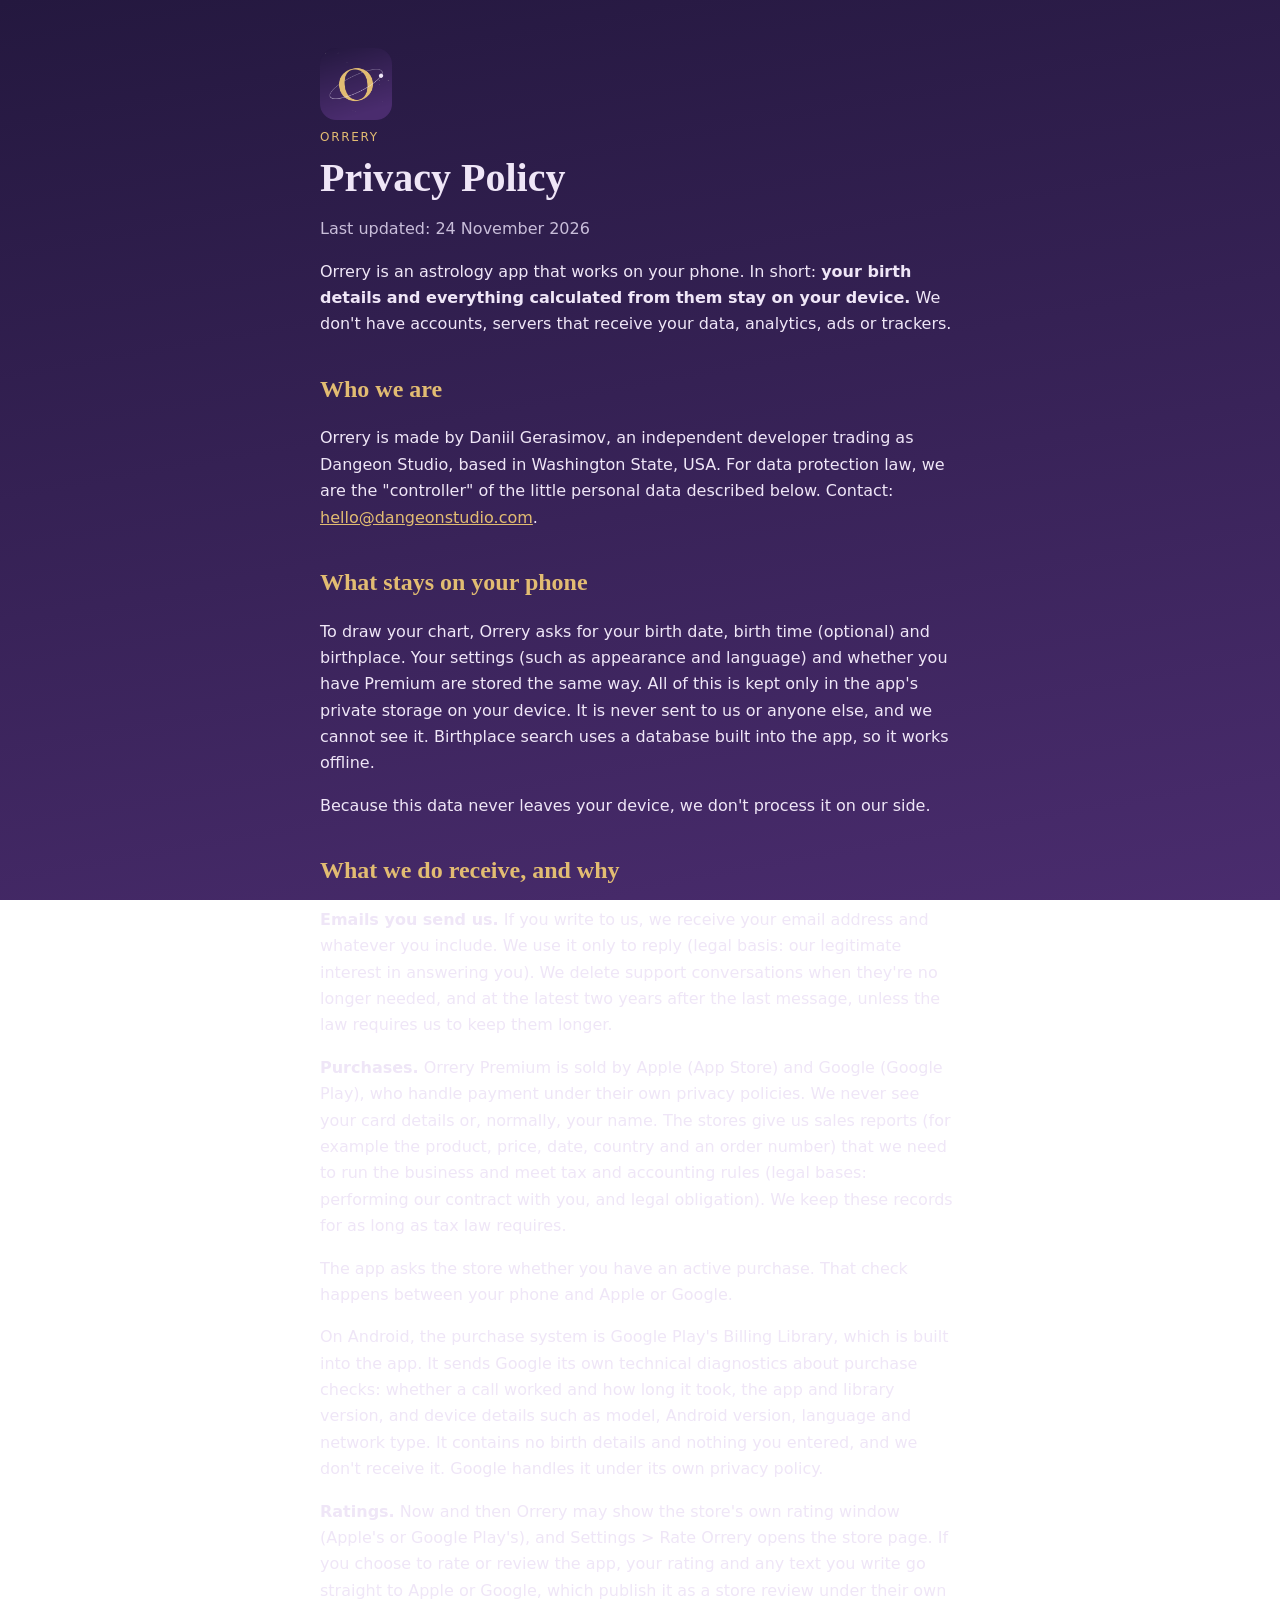
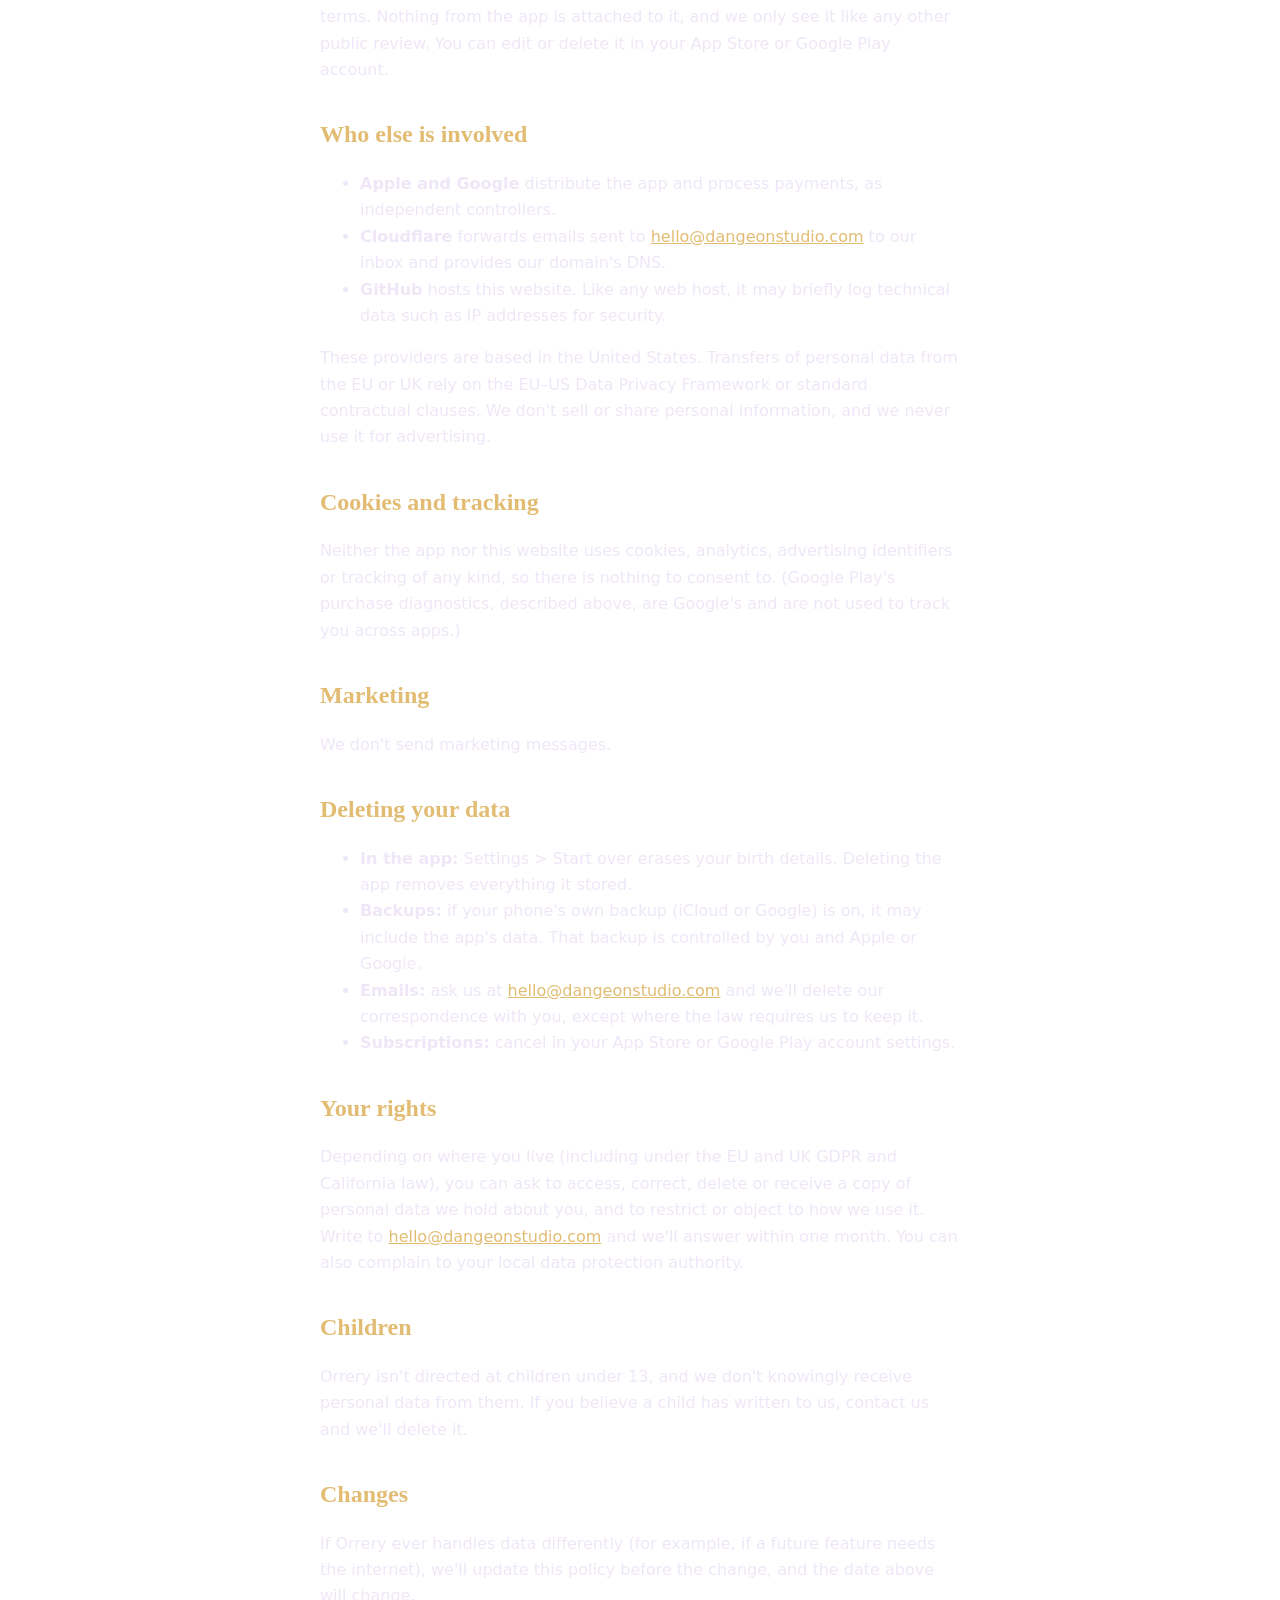
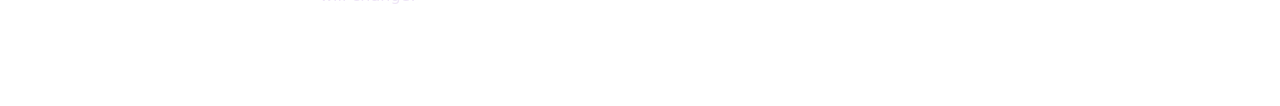
<file: orrery/privacy.html>
<!doctype html>
<html lang="en">
<head>
<meta charset="utf-8">
<meta name="viewport" content="width=device-width, initial-scale=1">
<title>Orrery Privacy Policy</title>
<link rel="stylesheet" href="../style.css">
</head>
<body>
<main>
<img class="mark" src="icon.png" alt="">
<div class="label">Orrery</div>
<h1>Privacy Policy</h1>
<p class="muted">Last updated: 24 November 2026</p>
<p>Orrery is an astrology app that works on your phone. In short: <strong>your birth details and everything calculated from them stay on your device.</strong> We don't have accounts, servers that receive your data, analytics, ads or trackers.</p>
<h2>Who we are</h2>
<p>Orrery is made by Daniil Gerasimov, an independent developer trading as Dangeon Studio, based in Washington State, USA. For data protection law, we are the "controller" of the little personal data described below. Contact: <a href="mailto:hello@dangeonstudio.com">hello@dangeonstudio.com</a>.</p>
<h2>What stays on your phone</h2>
<p>To draw your chart, Orrery asks for your birth date, birth time (optional) and birthplace. Your settings (such as appearance and language) and whether you have Premium are stored the same way. All of this is kept only in the app's private storage on your device. It is never sent to us or anyone else, and we cannot see it. Birthplace search uses a database built into the app, so it works offline.</p>
<p>Because this data never leaves your device, we don't process it on our side.</p>
<h2>What we do receive, and why</h2>
<p><strong>Emails you send us.</strong> If you write to us, we receive your email address and whatever you include. We use it only to reply (legal basis: our legitimate interest in answering you). We delete support conversations when they're no longer needed, and at the latest two years after the last message, unless the law requires us to keep them longer.</p>
<p><strong>Purchases.</strong> Orrery Premium is sold by Apple (App Store) and Google (Google Play), who handle payment under their own privacy policies. We never see your card details or, normally, your name. The stores give us sales reports (for example the product, price, date, country and an order number) that we need to run the business and meet tax and accounting rules (legal bases: performing our contract with you, and legal obligation). We keep these records for as long as tax law requires.</p>
<p>The app asks the store whether you have an active purchase. That check happens between your phone and Apple or Google.</p>
<p>On Android, the purchase system is Google Play's Billing Library, which is built into the app. It sends Google its own technical diagnostics about purchase checks: whether a call worked and how long it took, the app and library version, and device details such as model, Android version, language and network type. It contains no birth details and nothing you entered, and we don't receive it. Google handles it under its own privacy policy.</p>
<p><strong>Ratings.</strong> Now and then Orrery may show the store's own rating window (Apple's or Google Play's), and Settings &gt; Rate Orrery opens the store page. If you choose to rate or review the app, your rating and any text you write go straight to Apple or Google, which publish it as a store review under their own terms. Nothing from the app is attached to it, and we only see it like any other public review. You can edit or delete it in your App Store or Google Play account.</p>
<h2>Who else is involved</h2>
<ul><li><strong>Apple and Google</strong> distribute the app and process payments, as independent controllers.</li><li><strong>Cloudflare</strong> forwards emails sent to <a href="mailto:hello@dangeonstudio.com">hello@dangeonstudio.com</a> to our inbox and provides our domain's DNS.</li><li><strong>GitHub</strong> hosts this website. Like any web host, it may briefly log technical data such as IP addresses for security.</li></ul>
<p>These providers are based in the United States. Transfers of personal data from the EU or UK rely on the EU–US Data Privacy Framework or standard contractual clauses. We don't sell or share personal information, and we never use it for advertising.</p>
<h2>Cookies and tracking</h2>
<p>Neither the app nor this website uses cookies, analytics, advertising identifiers or tracking of any kind, so there is nothing to consent to. (Google Play's purchase diagnostics, described above, are Google's and are not used to track you across apps.)</p>
<h2>Marketing</h2>
<p>We don't send marketing messages.</p>
<h2>Deleting your data</h2>
<ul><li><strong>In the app:</strong> Settings &gt; Start over erases your birth details. Deleting the app removes everything it stored.</li><li><strong>Backups:</strong> if your phone's own backup (iCloud or Google) is on, it may include the app's data. That backup is controlled by you and Apple or Google.</li><li><strong>Emails:</strong> ask us at <a href="mailto:hello@dangeonstudio.com">hello@dangeonstudio.com</a> and we'll delete our correspondence with you, except where the law requires us to keep it.</li><li><strong>Subscriptions:</strong> cancel in your App Store or Google Play account settings.</li></ul>
<h2>Your rights</h2>
<p>Depending on where you live (including under the EU and UK GDPR and California law), you can ask to access, correct, delete or receive a copy of personal data we hold about you, and to restrict or object to how we use it. Write to <a href="mailto:hello@dangeonstudio.com">hello@dangeonstudio.com</a> and we'll answer within one month. You can also complain to your local data protection authority.</p>
<h2>Children</h2>
<p>Orrery isn't directed at children under 13, and we don't knowingly receive personal data from them. If you believe a child has written to us, contact us and we'll delete it.</p>
<h2>Changes</h2>
<p>If Orrery ever handles data differently (for example, if a future feature needs the internet), we'll update this policy before the change, and the date above will change.</p>
</main>
</body>
</html>
</file>
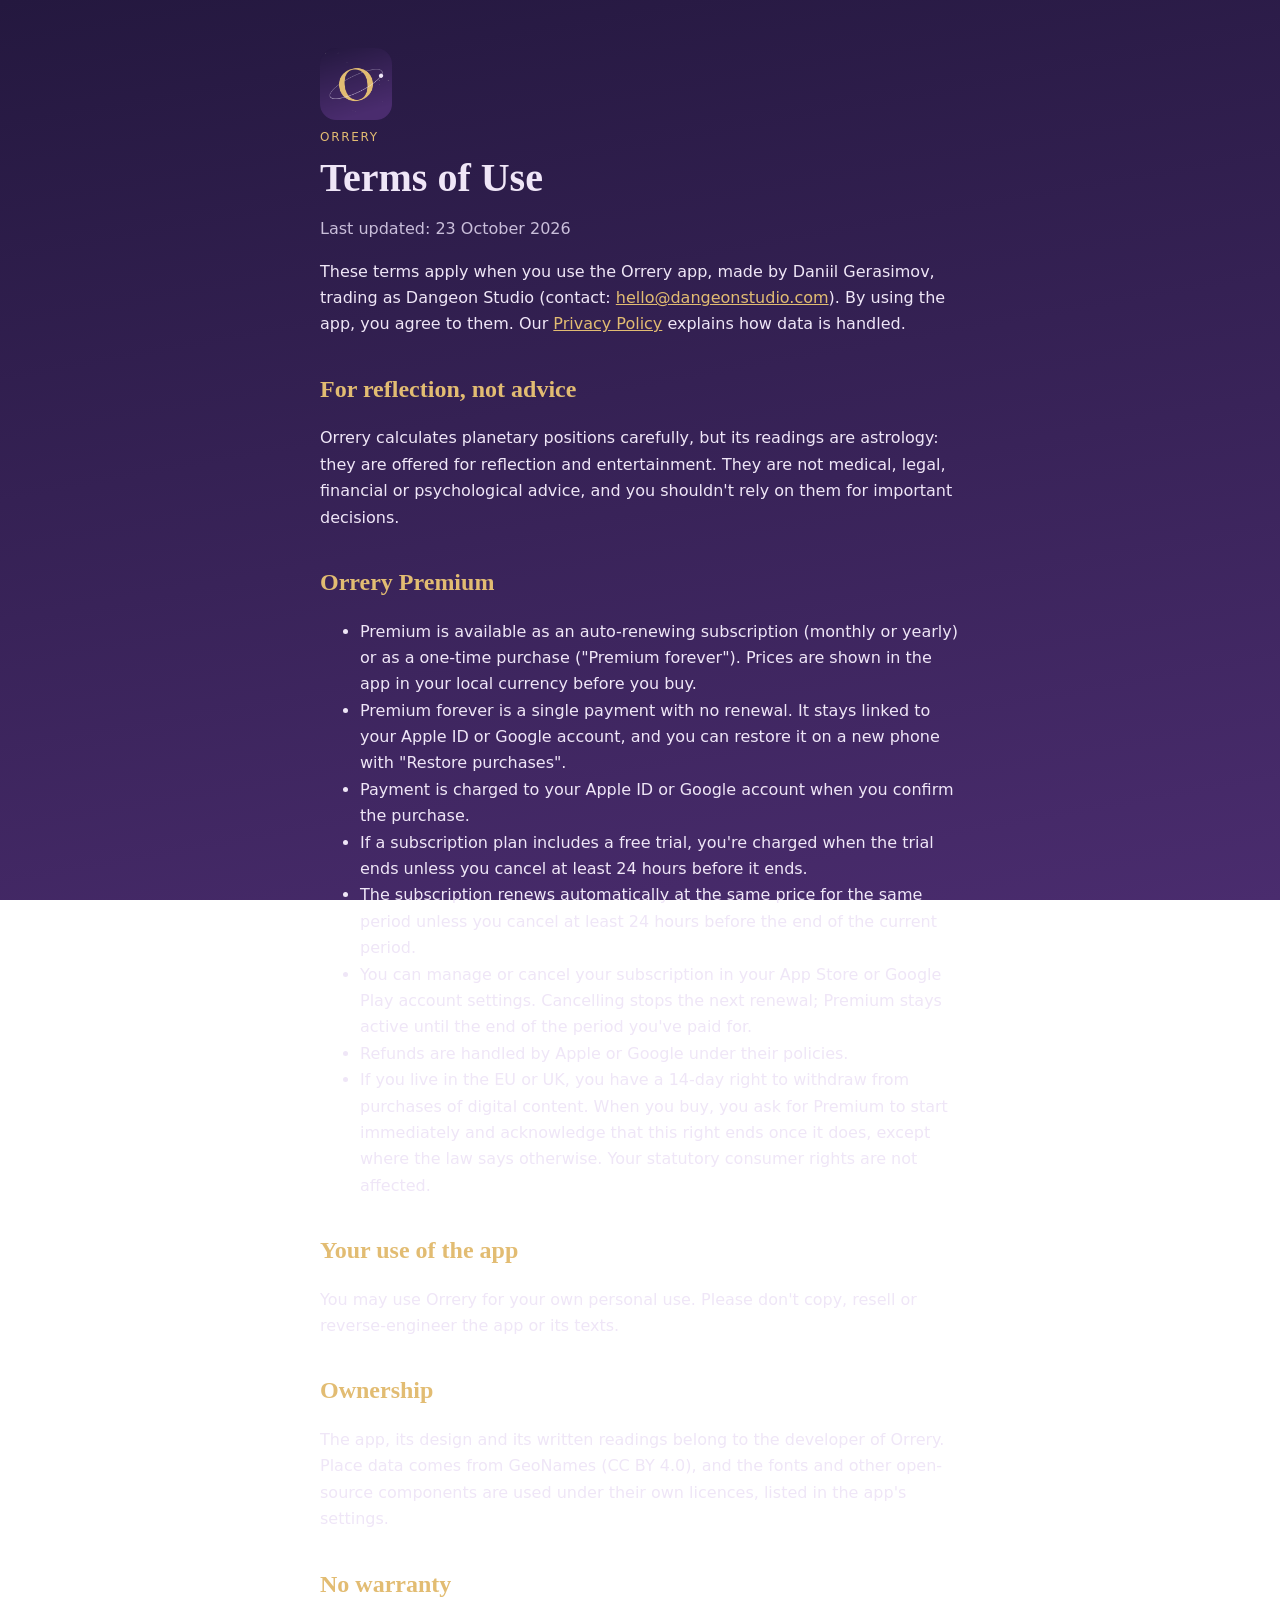
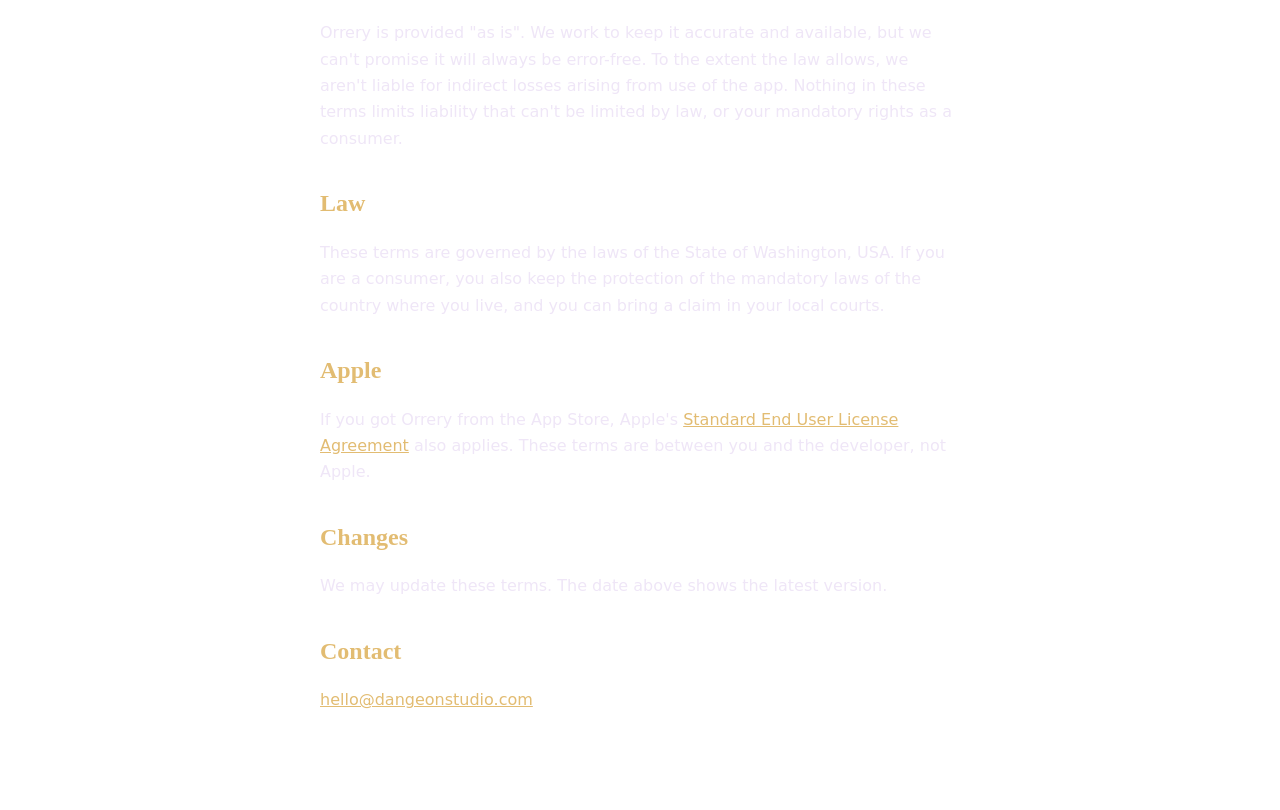
<file: orrery/terms.html>
<!doctype html>
<html lang="en">
<head>
<meta charset="utf-8">
<meta name="viewport" content="width=device-width, initial-scale=1">
<title>Orrery Terms of Use</title>
<link rel="stylesheet" href="../style.css">
</head>
<body>
<main>
<img class="mark" src="icon.png" alt="">
<div class="label">Orrery</div>
<h1>Terms of Use</h1>
<p class="muted">Last updated: 23 October 2026</p>
<p>These terms apply when you use the Orrery app, made by Daniil Gerasimov, trading as Dangeon Studio (contact: <a href="mailto:hello@dangeonstudio.com">hello@dangeonstudio.com</a>). By using the app, you agree to them. Our <a href="privacy.html">Privacy Policy</a> explains how data is handled.</p>
<h2>For reflection, not advice</h2>
<p>Orrery calculates planetary positions carefully, but its readings are astrology: they are offered for reflection and entertainment. They are not medical, legal, financial or psychological advice, and you shouldn't rely on them for important decisions.</p>
<h2>Orrery Premium</h2>
<ul><li>Premium is available as an auto-renewing subscription (monthly or yearly) or as a one-time purchase ("Premium forever"). Prices are shown in the app in your local currency before you buy.</li><li>Premium forever is a single payment with no renewal. It stays linked to your Apple ID or Google account, and you can restore it on a new phone with "Restore purchases".</li><li>Payment is charged to your Apple ID or Google account when you confirm the purchase.</li><li>If a subscription plan includes a free trial, you're charged when the trial ends unless you cancel at least 24 hours before it ends.</li><li>The subscription renews automatically at the same price for the same period unless you cancel at least 24 hours before the end of the current period.</li><li>You can manage or cancel your subscription in your App Store or Google Play account settings. Cancelling stops the next renewal; Premium stays active until the end of the period you've paid for.</li><li>Refunds are handled by Apple or Google under their policies.</li><li>If you live in the EU or UK, you have a 14-day right to withdraw from purchases of digital content. When you buy, you ask for Premium to start immediately and acknowledge that this right ends once it does, except where the law says otherwise. Your statutory consumer rights are not affected.</li></ul>
<h2>Your use of the app</h2>
<p>You may use Orrery for your own personal use. Please don't copy, resell or reverse-engineer the app or its texts.</p>
<h2>Ownership</h2>
<p>The app, its design and its written readings belong to the developer of Orrery. Place data comes from GeoNames (CC BY 4.0), and the fonts and other open-source components are used under their own licences, listed in the app's settings.</p>
<h2>No warranty</h2>
<p>Orrery is provided "as is". We work to keep it accurate and available, but we can't promise it will always be error-free. To the extent the law allows, we aren't liable for indirect losses arising from use of the app. Nothing in these terms limits liability that can't be limited by law, or your mandatory rights as a consumer.</p>
<h2>Law</h2>
<p>These terms are governed by the laws of the State of Washington, USA. If you are a consumer, you also keep the protection of the mandatory laws of the country where you live, and you can bring a claim in your local courts.</p>
<h2>Apple</h2>
<p>If you got Orrery from the App Store, Apple's <a href="https://www.apple.com/legal/internet-services/itunes/dev/stdeula/">Standard End User License Agreement</a> also applies. These terms are between you and the developer, not Apple.</p>
<h2>Changes</h2>
<p>We may update these terms. The date above shows the latest version.</p>
<h2>Contact</h2>
<p><a href="mailto:hello@dangeonstudio.com">hello@dangeonstudio.com</a></p>
</main>
</body>
</html>
</file>
<file: style.css>
:root{--bg:#24183F;--bg2:#4A2C6E;--ink:#EFE6F7;--muted:#C9BEDA;--gold:#E2BC72}
*{box-sizing:border-box}
body{margin:0;min-height:100vh;background:linear-gradient(170deg,var(--bg),var(--bg2)) fixed;color:var(--ink);font:16px/1.65 system-ui,-apple-system,"Segoe UI",sans-serif}
main{max-width:680px;margin:0 auto;padding:48px 20px 80px}
h1{font-family:"Cormorant Garamond",Georgia,serif;font-weight:600;font-size:40px;line-height:1.1;margin:8px 0 4px}
h2{font-family:"Cormorant Garamond",Georgia,serif;font-weight:600;font-size:24px;margin:32px 0 6px;color:var(--gold)}
.label{letter-spacing:.14em;text-transform:uppercase;font-size:12px;color:var(--gold)}
.muted{color:var(--muted)}
a{color:var(--gold)}
img.mark{width:72px;height:72px}
.card{display:flex;gap:16px;align-items:center;margin-top:32px;padding:18px;border:1px solid rgba(239,230,247,.18);border-radius:18px;background:rgba(239,230,247,.06);color:var(--ink);text-decoration:none}
.card img{width:56px;height:56px}
.card strong{font-family:"Cormorant Garamond",Georgia,serif;font-size:24px;display:block}
.links a{display:inline-block;margin:6px 18px 0 0}
.store{display:inline-block;margin-top:20px;padding:14px 26px;border-radius:999px;background:var(--gold);color:var(--bg);font-weight:600;text-decoration:none}
.store:hover{filter:brightness(1.08)}
.small{font-size:14px}
</file>
<file: verimeet/style.css>
:root{--bg:#eef8f2;--card:#ffffff;--ink:#1c2b24;--sub:#55675e;--accent:#2f6b4f;--tint:#dff1e6;--pink:#f8e1e7;--line:#cfe3d7;--link:#2f6b4f}
@media (prefers-color-scheme:dark){:root:not([data-theme="light"]){--bg:#13201a;--card:#1b2b23;--ink:#e6f1ea;--sub:#a3b8ad;--accent:#f2a7bb;--tint:#22382d;--pink:#3a2830;--line:#2e4639;--link:#f2a7bb}}
:root[data-theme="dark"]{--bg:#13201a;--card:#1b2b23;--ink:#e6f1ea;--sub:#a3b8ad;--accent:#f2a7bb;--tint:#22382d;--pink:#3a2830;--line:#2e4639;--link:#f2a7bb}
*{box-sizing:border-box}
body{margin:0;background:var(--bg);color:var(--ink);font:16px/1.6 system-ui,-apple-system,"Segoe UI",Roboto,sans-serif}
main{max-width:760px;margin:0 auto;padding:32px 16px 64px}
header .brand{display:flex;align-items:center;gap:10px;font-weight:700;font-size:20px;color:var(--accent);text-decoration:none}
header .brand span.mark{display:inline-grid;place-items:center;width:32px;height:32px;border-radius:10px;background:var(--accent);color:var(--bg);font-size:18px}
h1{font-size:32px;line-height:1.2;margin:28px 0 6px}
.meta{color:var(--sub);font-size:14px;margin:0 0 20px}
h2{font-size:21px;margin:36px 0 8px;padding-top:8px;border-top:1px solid var(--line)}
h3{font-size:17px;margin:20px 0 4px}
a{color:var(--link)}
.summary{background:var(--tint);border-radius:16px;padding:16px 20px;margin:20px 0}
.summary h2{border:0;margin:0 0 6px;padding:0;font-size:18px}
.summary ul{margin:0;padding-left:20px}
.note{background:var(--pink);border-radius:12px;padding:12px 16px;font-size:15px}
nav.toc{background:var(--card);border:1px solid var(--line);border-radius:16px;padding:12px 20px;margin:20px 0}
nav.toc ol{margin:6px 0;padding-left:20px;columns:2;column-gap:28px}
@media (max-width:560px){nav.toc ol{columns:1}}
table{width:100%;border-collapse:collapse;margin:12px 0;font-size:15px;background:var(--card);border-radius:12px;overflow:hidden}
th,td{text-align:left;vertical-align:top;padding:10px 12px;border-bottom:1px solid var(--line)}
th{background:var(--tint);font-weight:600}
.tablewrap{overflow-x:auto}
.caps{text-transform:uppercase;font-size:14px;letter-spacing:.01em}
footer{margin-top:48px;color:var(--sub);font-size:14px}
mark{background:#ffe9a8;color:#1c2b24;padding:0 3px;border-radius:4px}
.disclosure{border:2px solid var(--accent);border-radius:12px;padding:12px 16px;margin:16px 0;background:var(--card)}
.disclosure p{margin:6px 0}
.disclosure p:first-child{font-weight:700;font-size:16px;text-transform:uppercase}
footer nav{line-height:1.9}
</file>
